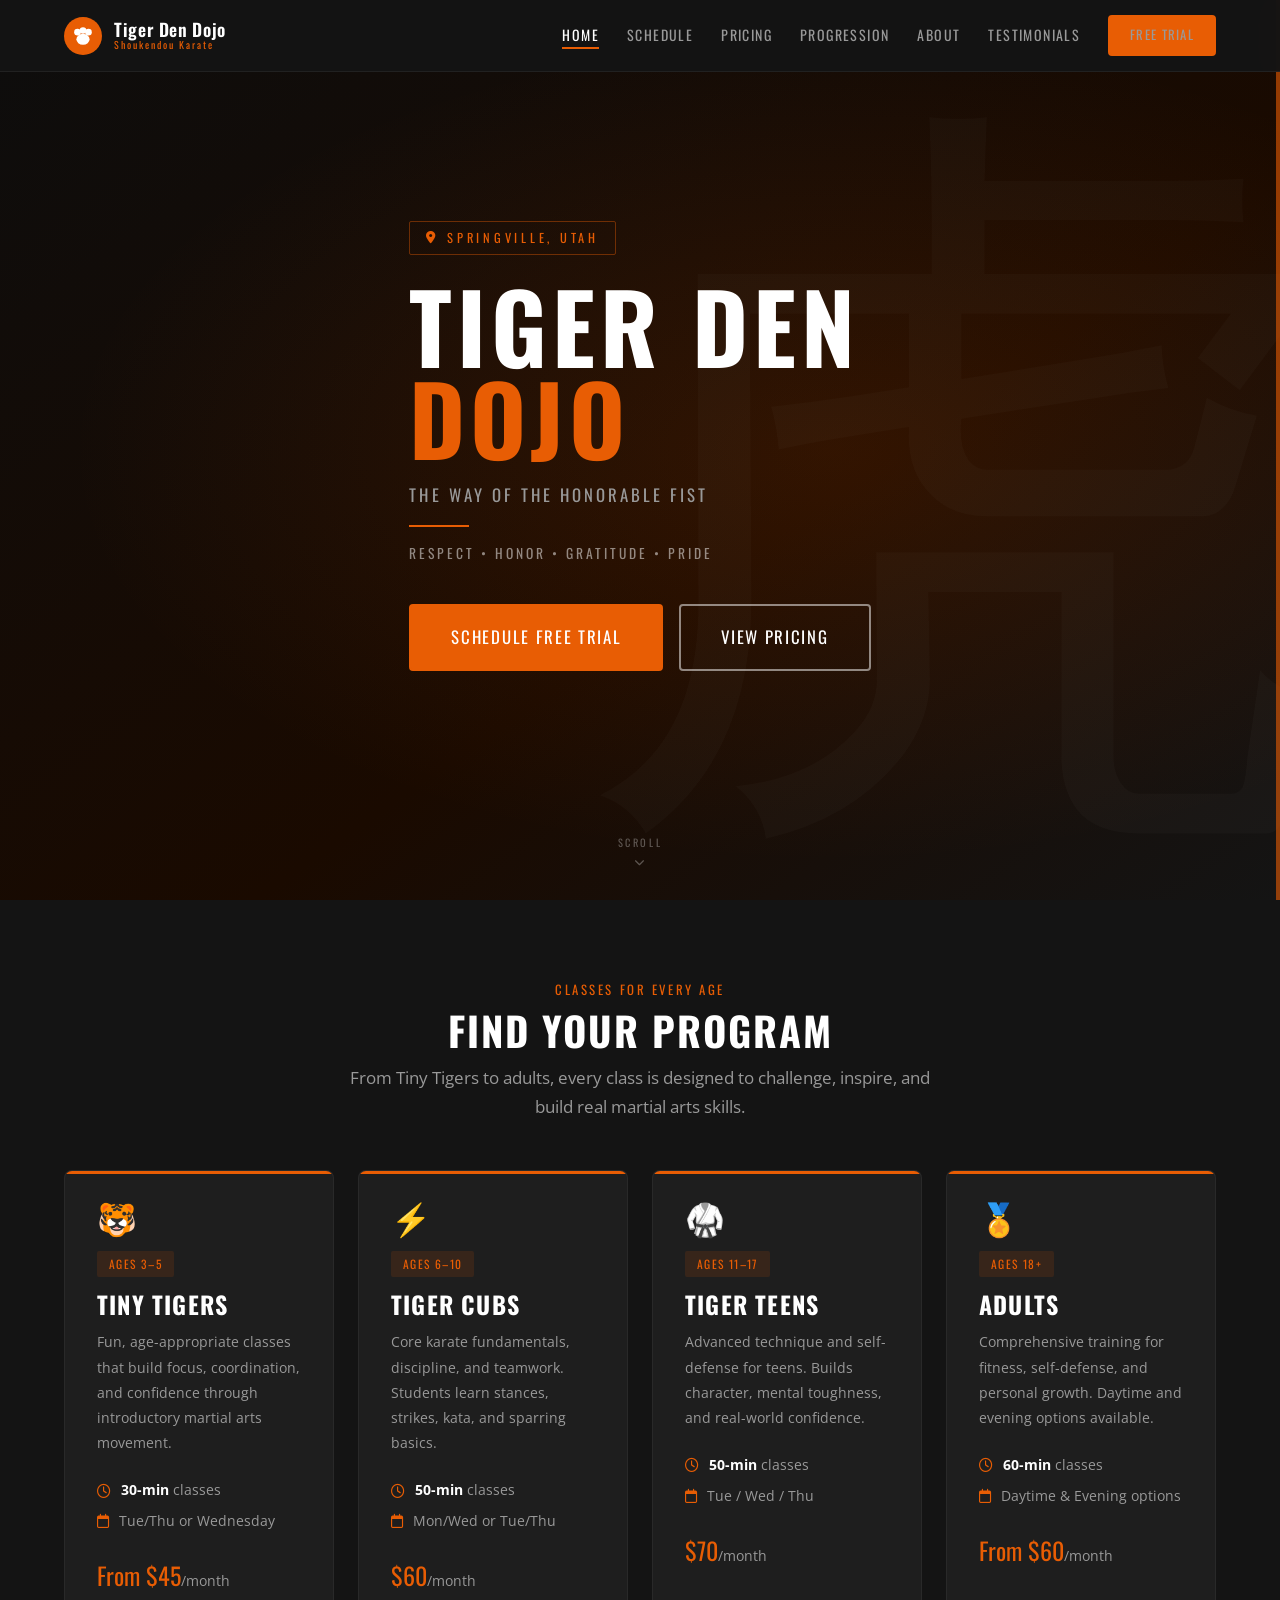
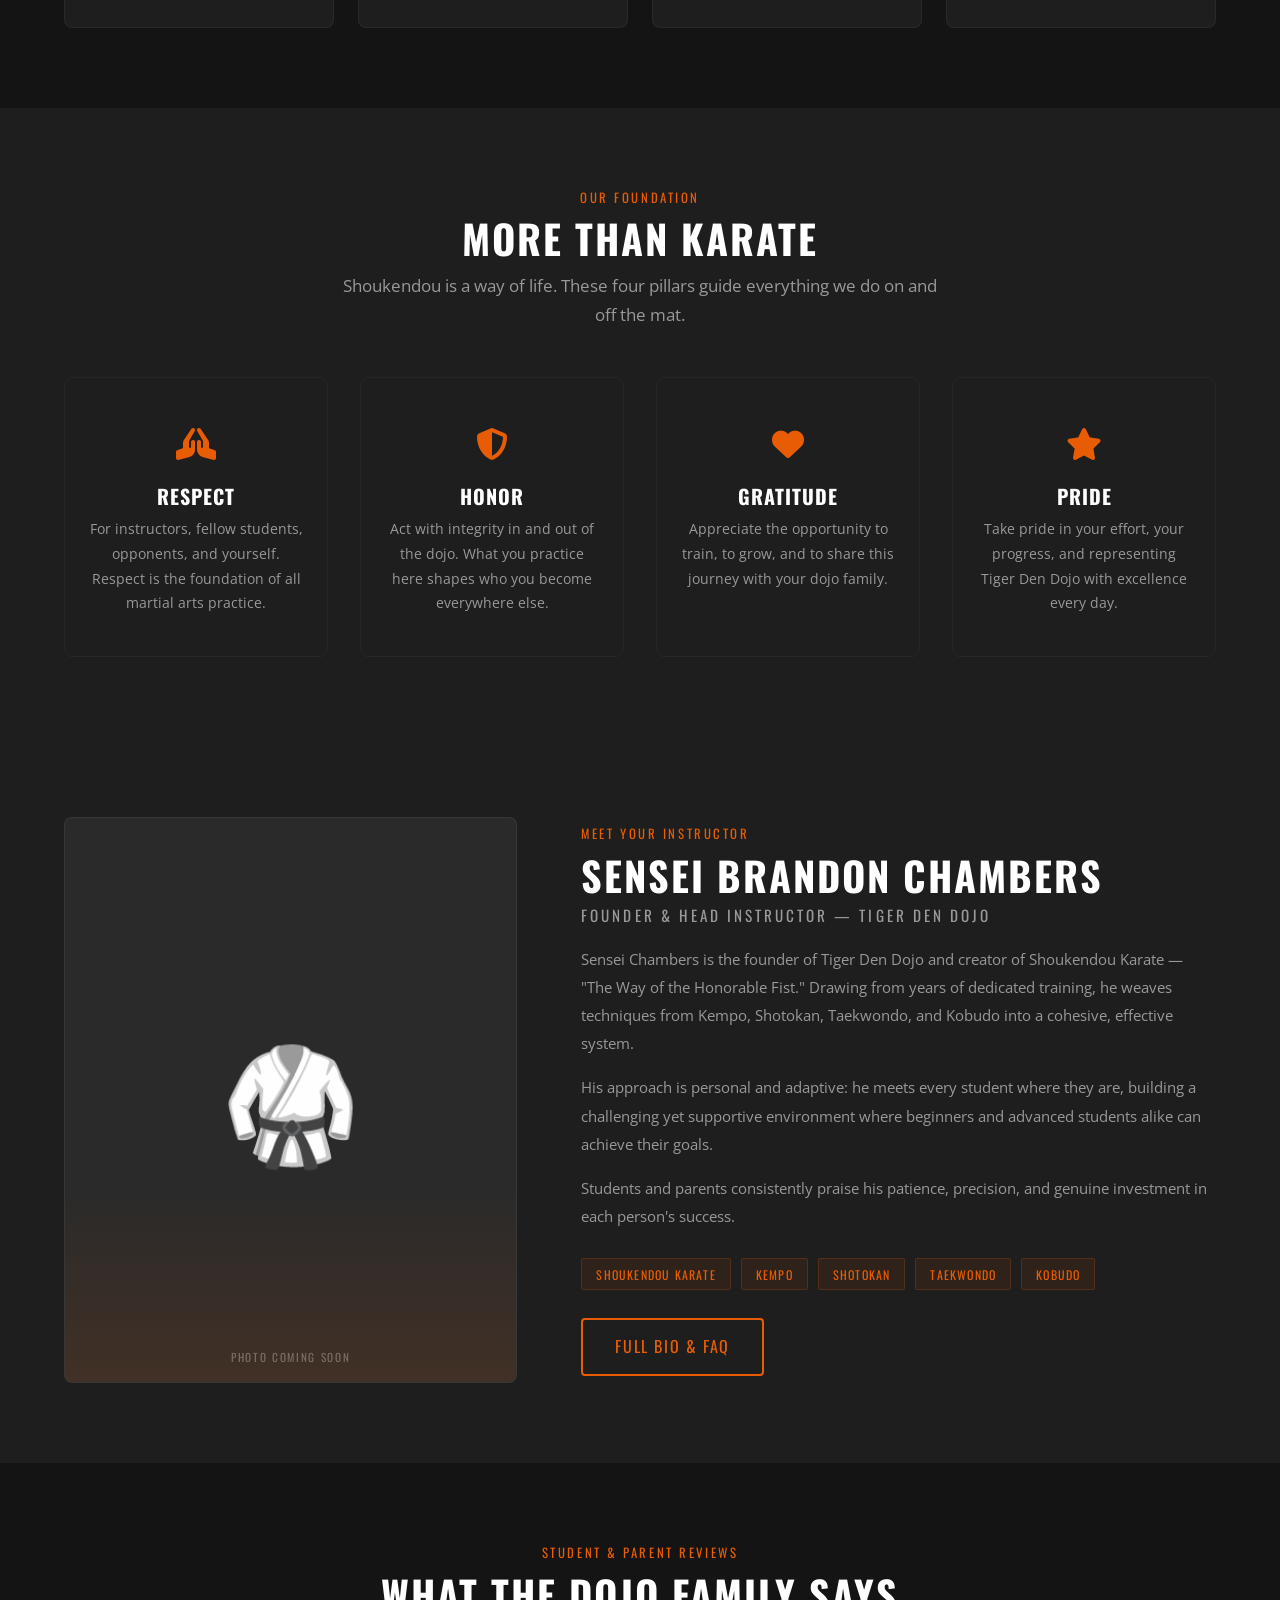
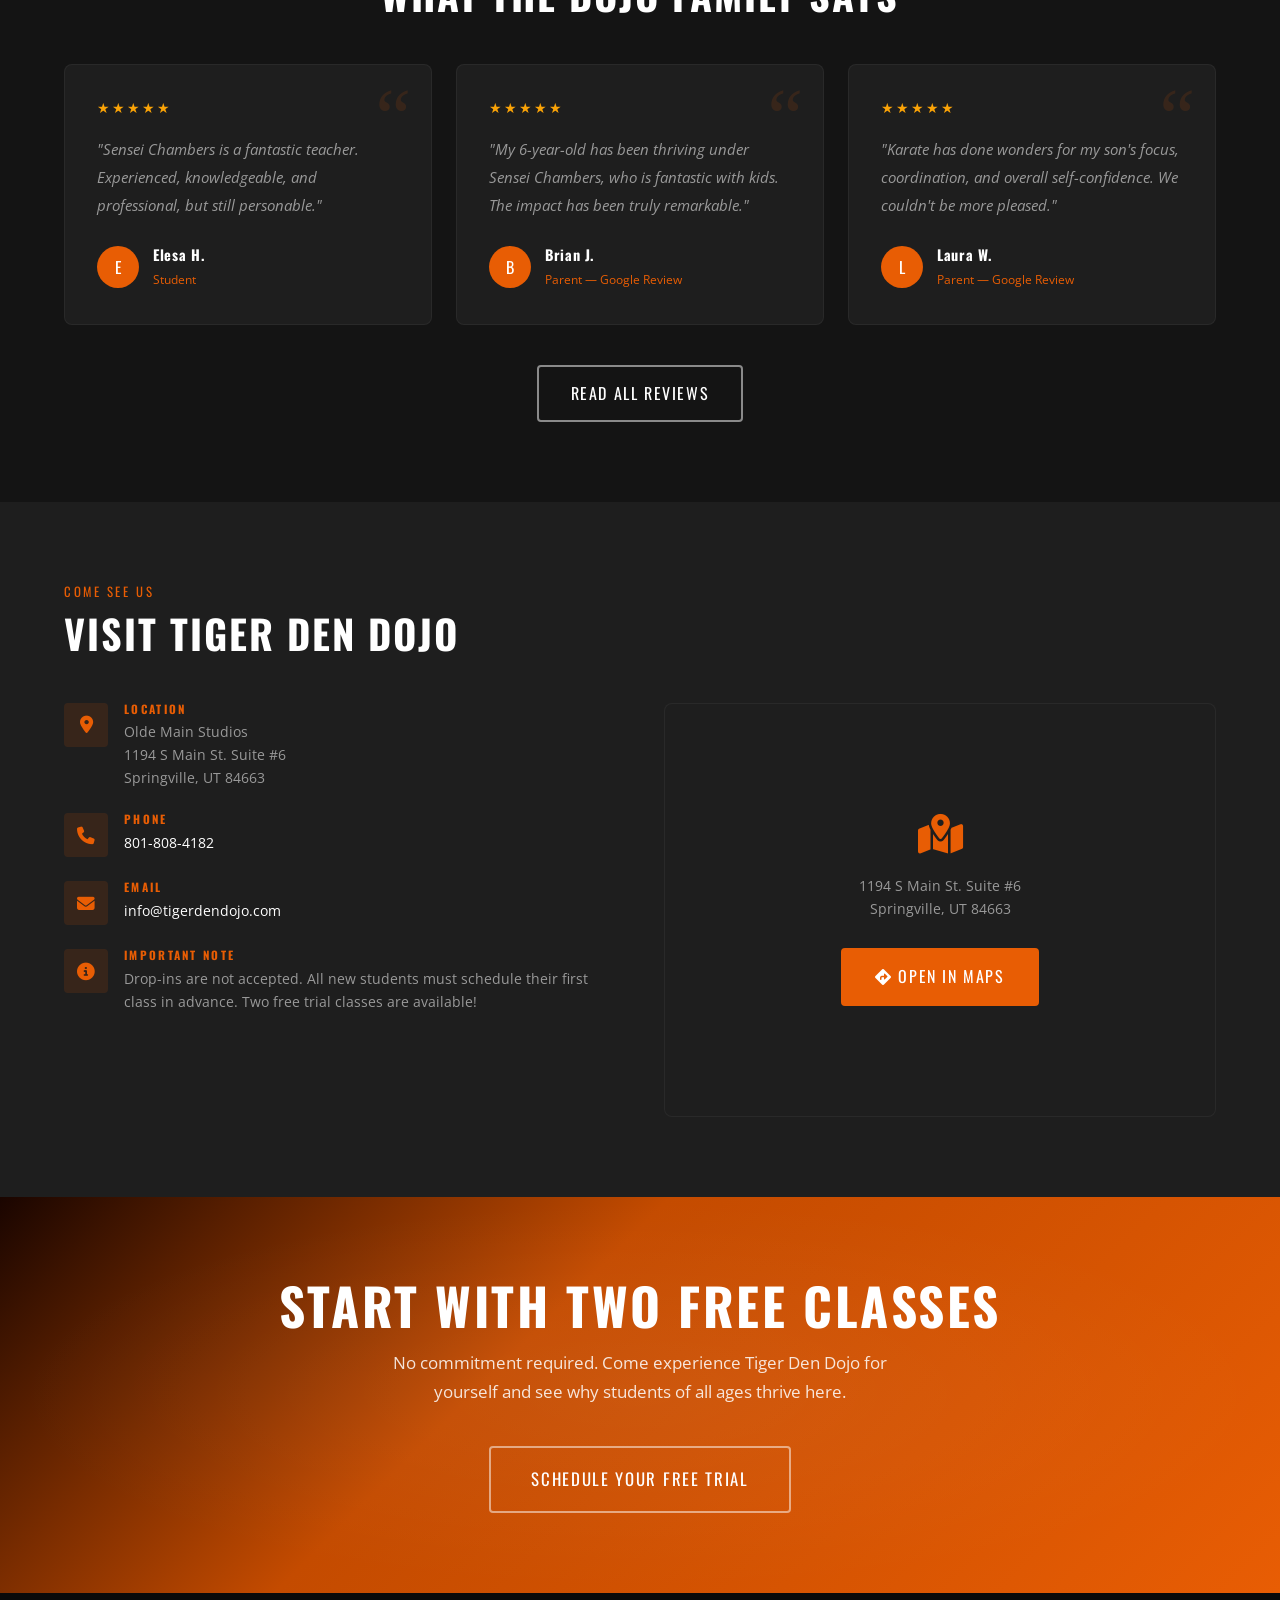
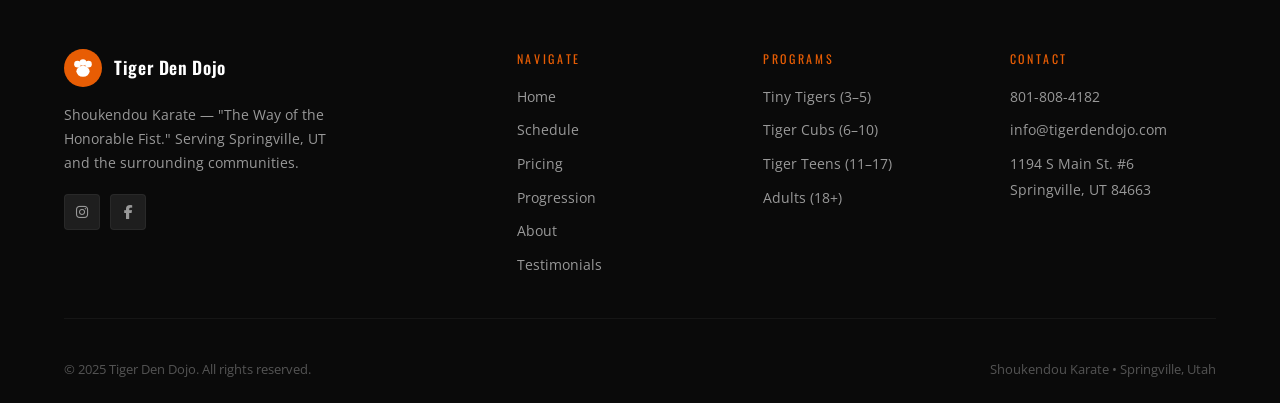
<file: index.html>
<!DOCTYPE html>
<html lang="en">
<head>
  <meta charset="UTF-8">
  <meta name="viewport" content="width=device-width, initial-scale=1.0">
  <meta name="description" content="Tiger Den Dojo — Shoukendou Karate in Springville, UT. Classes for ages 3 and up. Two free trial classes. No contracts.">
  <title>Tiger Den Dojo | Shoukendou Karate — Springville, UT</title>
  <link rel="preconnect" href="https://fonts.googleapis.com">
  <link rel="preconnect" href="https://fonts.gstatic.com" crossorigin>
  <link href="https://fonts.googleapis.com/css2?family=Oswald:wght@400;500;600;700&family=Open+Sans:ital,wght@0,400;0,600;1,400&display=swap" rel="stylesheet">
  <link rel="stylesheet" href="https://cdnjs.cloudflare.com/ajax/libs/font-awesome/6.5.0/css/all.min.css">
  <link rel="stylesheet" href="css/style.css">
</head>
<body>

  <!-- ======= NAVBAR ======= -->
  <nav class="navbar">
    <div class="container">
      <a href="index.html" class="logo">
        <div class="logo-icon">
          <svg width="22" height="22" viewBox="0 0 40 40" fill="none" aria-hidden="true">
            <ellipse cx="20" cy="26" rx="12" ry="10" fill="white"/>
            <circle cx="10" cy="13" r="6" fill="white"/>
            <circle cx="20" cy="10" r="6" fill="white"/>
            <circle cx="30" cy="13" r="6" fill="white"/>
          </svg>
        </div>
        <div class="logo-text">
          <span class="logo-name">Tiger Den Dojo</span>
          <span class="logo-sub">Shoukendou Karate</span>
        </div>
      </a>
      <button class="nav-toggle" aria-label="Toggle menu" aria-expanded="false">
        <span></span><span></span><span></span>
      </button>
      <ul class="nav-links">
        <li><a href="index.html">Home</a></li>
        <li><a href="schedule.html">Schedule</a></li>
        <li><a href="pricing.html">Pricing</a></li>
        <li><a href="progression.html">Progression</a></li>
        <li><a href="about.html">About</a></li>
        <li><a href="testimonials.html">Testimonials</a></li>
        <li><a href="schedule.html" class="btn btn-primary">Free Trial</a></li>
      </ul>
    </div>
  </nav>

  <!-- ======= HERO ======= -->
  <section class="hero">
    <div class="hero-bg"></div>
    <div class="hero-stripe"></div>
    <div class="container">
      <div class="hero-content">
        <span class="hero-eyebrow">
          <i class="fa-solid fa-location-dot"></i>
          Springville, Utah
        </span>
        <h1>Tiger Den<br><span class="highlight">Dojo</span></h1>
        <p class="hero-tagline">The Way of the Honorable Fist</p>
        <div class="hero-divider"></div>
        <p class="hero-values">Respect &bull; Honor &bull; Gratitude &bull; Pride</p>
        <div class="hero-ctas">
          <a href="schedule.html" class="btn btn-primary btn-lg">Schedule Free Trial</a>
          <a href="pricing.html" class="btn btn-outline btn-lg">View Pricing</a>
        </div>
      </div>
    </div>
    <div class="hero-scroll" aria-hidden="true">
      <span>Scroll</span>
      <i class="fa-solid fa-chevron-down"></i>
    </div>
  </section>

  <!-- ======= PROGRAMS ======= -->
  <section class="programs">
    <div class="container">
      <div class="section-header centered">
        <span class="section-subtitle">Classes for Every Age</span>
        <h2 class="section-title">Find Your Program</h2>
        <p class="section-lead">From Tiny Tigers to adults, every class is designed to challenge, inspire, and build real martial arts skills.</p>
      </div>
      <div class="programs-grid">

        <div class="program-card">
          <div class="program-icon">🐯</div>
          <span class="program-age">Ages 3–5</span>
          <h3>Tiny Tigers</h3>
          <p>Fun, age-appropriate classes that build focus, coordination, and confidence through introductory martial arts movement.</p>
          <div class="program-details">
            <div class="program-detail">
              <i class="fa-regular fa-clock text-orange"></i>
              <span><strong>30-min</strong> classes</span>
            </div>
            <div class="program-detail">
              <i class="fa-regular fa-calendar text-orange"></i>
              <span>Tue/Thu or Wednesday</span>
            </div>
          </div>
          <div class="program-price">From $45<span>/month</span></div>
        </div>

        <div class="program-card">
          <div class="program-icon">⚡</div>
          <span class="program-age">Ages 6–10</span>
          <h3>Tiger Cubs</h3>
          <p>Core karate fundamentals, discipline, and teamwork. Students learn stances, strikes, kata, and sparring basics.</p>
          <div class="program-details">
            <div class="program-detail">
              <i class="fa-regular fa-clock text-orange"></i>
              <span><strong>50-min</strong> classes</span>
            </div>
            <div class="program-detail">
              <i class="fa-regular fa-calendar text-orange"></i>
              <span>Mon/Wed or Tue/Thu</span>
            </div>
          </div>
          <div class="program-price">$60<span>/month</span></div>
        </div>

        <div class="program-card">
          <div class="program-icon">🥋</div>
          <span class="program-age">Ages 11–17</span>
          <h3>Tiger Teens</h3>
          <p>Advanced technique and self-defense for teens. Builds character, mental toughness, and real-world confidence.</p>
          <div class="program-details">
            <div class="program-detail">
              <i class="fa-regular fa-clock text-orange"></i>
              <span><strong>50-min</strong> classes</span>
            </div>
            <div class="program-detail">
              <i class="fa-regular fa-calendar text-orange"></i>
              <span>Tue / Wed / Thu</span>
            </div>
          </div>
          <div class="program-price">$70<span>/month</span></div>
        </div>

        <div class="program-card">
          <div class="program-icon">🏅</div>
          <span class="program-age">Ages 18+</span>
          <h3>Adults</h3>
          <p>Comprehensive training for fitness, self-defense, and personal growth. Daytime and evening options available.</p>
          <div class="program-details">
            <div class="program-detail">
              <i class="fa-regular fa-clock text-orange"></i>
              <span><strong>60-min</strong> classes</span>
            </div>
            <div class="program-detail">
              <i class="fa-regular fa-calendar text-orange"></i>
              <span>Daytime &amp; Evening options</span>
            </div>
          </div>
          <div class="program-price">From $60<span>/month</span></div>
        </div>

      </div>
    </div>
  </section>

  <!-- ======= VALUES ======= -->
  <section class="values-section">
    <div class="container">
      <div class="section-header centered">
        <span class="section-subtitle">Our Foundation</span>
        <h2 class="section-title">More Than Karate</h2>
        <p class="section-lead">Shoukendou is a way of life. These four pillars guide everything we do on and off the mat.</p>
      </div>
      <div class="values-grid">
        <div class="value-card">
          <div class="value-icon"><i class="fa-solid fa-hands-praying"></i></div>
          <h3>Respect</h3>
          <p>For instructors, fellow students, opponents, and yourself. Respect is the foundation of all martial arts practice.</p>
        </div>
        <div class="value-card">
          <div class="value-icon"><i class="fa-solid fa-shield-halved"></i></div>
          <h3>Honor</h3>
          <p>Act with integrity in and out of the dojo. What you practice here shapes who you become everywhere else.</p>
        </div>
        <div class="value-card">
          <div class="value-icon"><i class="fa-solid fa-heart"></i></div>
          <h3>Gratitude</h3>
          <p>Appreciate the opportunity to train, to grow, and to share this journey with your dojo family.</p>
        </div>
        <div class="value-card">
          <div class="value-icon"><i class="fa-solid fa-star"></i></div>
          <h3>Pride</h3>
          <p>Take pride in your effort, your progress, and representing Tiger Den Dojo with excellence every day.</p>
        </div>
      </div>
    </div>
  </section>

  <!-- ======= INSTRUCTOR ======= -->
  <section class="instructor-section">
    <div class="container">
      <div class="instructor-content">
        <div class="instructor-image" aria-hidden="true">
          <span>🥋</span>
          <span class="instructor-image-caption">Photo Coming Soon</span>
        </div>
        <div class="instructor-bio">
          <span class="section-subtitle">Meet Your Instructor</span>
          <h2>Sensei Brandon Chambers</h2>
          <p class="instructor-title">Founder &amp; Head Instructor — Tiger Den Dojo</p>
          <p>Sensei Chambers is the founder of Tiger Den Dojo and creator of Shoukendou Karate — "The Way of the Honorable Fist." Drawing from years of dedicated training, he weaves techniques from Kempo, Shotokan, Taekwondo, and Kobudo into a cohesive, effective system.</p>
          <p>His approach is personal and adaptive: he meets every student where they are, building a challenging yet supportive environment where beginners and advanced students alike can achieve their goals.</p>
          <p>Students and parents consistently praise his patience, precision, and genuine investment in each person's success.</p>
          <div class="credentials">
            <span class="credential">Shoukendou Karate</span>
            <span class="credential">Kempo</span>
            <span class="credential">Shotokan</span>
            <span class="credential">Taekwondo</span>
            <span class="credential">Kobudo</span>
          </div>
          <a href="about.html" class="btn btn-outline-orange" style="margin-top:1.75rem; display:inline-block;">Full Bio &amp; FAQ</a>
        </div>
      </div>
    </div>
  </section>

  <!-- ======= TESTIMONIALS PREVIEW ======= -->
  <section class="testimonials">
    <div class="container">
      <div class="section-header centered">
        <span class="section-subtitle">Student &amp; Parent Reviews</span>
        <h2 class="section-title">What the Dojo Family Says</h2>
      </div>
      <div class="testimonials-grid">
        <div class="testimonial-card">
          <div class="stars">★★★★★</div>
          <p class="testimonial-text">"Sensei Chambers is a fantastic teacher. Experienced, knowledgeable, and professional, but still personable."</p>
          <div class="testimonial-author">
            <div class="author-avatar">E</div>
            <div class="author-info"><strong>Elesa H.</strong><span>Student</span></div>
          </div>
        </div>
        <div class="testimonial-card">
          <div class="stars">★★★★★</div>
          <p class="testimonial-text">"My 6-year-old has been thriving under Sensei Chambers, who is fantastic with kids. The impact has been truly remarkable."</p>
          <div class="testimonial-author">
            <div class="author-avatar">B</div>
            <div class="author-info"><strong>Brian J.</strong><span>Parent — Google Review</span></div>
          </div>
        </div>
        <div class="testimonial-card">
          <div class="stars">★★★★★</div>
          <p class="testimonial-text">"Karate has done wonders for my son's focus, coordination, and overall self-confidence. We couldn't be more pleased."</p>
          <div class="testimonial-author">
            <div class="author-avatar">L</div>
            <div class="author-info"><strong>Laura W.</strong><span>Parent — Google Review</span></div>
          </div>
        </div>
      </div>
      <div class="text-center" style="margin-top:2.5rem;">
        <a href="testimonials.html" class="btn btn-outline">Read All Reviews</a>
      </div>
    </div>
  </section>

  <!-- ======= CONTACT ======= -->
  <section class="bg-dark-2" style="padding:5rem 0;">
    <div class="container">
      <div class="section-header">
        <span class="section-subtitle">Come See Us</span>
        <h2 class="section-title">Visit Tiger Den Dojo</h2>
      </div>
      <div class="contact-grid">
        <div class="contact-info">
          <div class="contact-item">
            <div class="contact-icon"><i class="fa-solid fa-location-dot"></i></div>
            <div>
              <h4>Location</h4>
              <p>Olde Main Studios<br>1194 S Main St. Suite #6<br>Springville, UT 84663</p>
            </div>
          </div>
          <div class="contact-item">
            <div class="contact-icon"><i class="fa-solid fa-phone"></i></div>
            <div>
              <h4>Phone</h4>
              <p><a href="tel:8018084182">801-808-4182</a></p>
            </div>
          </div>
          <div class="contact-item">
            <div class="contact-icon"><i class="fa-solid fa-envelope"></i></div>
            <div>
              <h4>Email</h4>
              <p><a href="mailto:info@tigerdendojo.com">info@tigerdendojo.com</a></p>
            </div>
          </div>
          <div class="contact-item">
            <div class="contact-icon"><i class="fa-solid fa-circle-info"></i></div>
            <div>
              <h4>Important Note</h4>
              <p>Drop-ins are not accepted. All new students must schedule their first class in advance. Two free trial classes are available!</p>
            </div>
          </div>
        </div>
        <div class="map-placeholder">
          <i class="fa-solid fa-map-location-dot" style="font-size:2.5rem; color:var(--orange);"></i>
          <p style="margin-top:0.75rem;">1194 S Main St. Suite #6<br>Springville, UT 84663</p>
          <a href="https://maps.google.com/?q=1194+S+Main+St+Suite+6+Springville+UT+84663" target="_blank" rel="noopener" class="btn btn-primary" style="margin-top:1.25rem;">
            <i class="fa-solid fa-diamond-turn-right"></i> Open in Maps
          </a>
        </div>
      </div>
    </div>
  </section>

  <!-- ======= FREE TRIAL CTA ======= -->
  <section class="cta-section">
    <div class="container">
      <h2>Start with Two Free Classes</h2>
      <p>No commitment required. Come experience Tiger Den Dojo for yourself and see why students of all ages thrive here.</p>
      <a href="schedule.html" class="btn btn-outline btn-lg">Schedule Your Free Trial</a>
    </div>
  </section>

  <!-- ======= FOOTER ======= -->
  <footer class="footer">
    <div class="container">
      <div class="footer-grid">
        <div class="footer-brand">
          <a href="index.html" class="logo">
            <div class="logo-icon">
              <svg width="22" height="22" viewBox="0 0 40 40" fill="none" aria-hidden="true">
                <ellipse cx="20" cy="26" rx="12" ry="10" fill="white"/>
                <circle cx="10" cy="13" r="6" fill="white"/>
                <circle cx="20" cy="10" r="6" fill="white"/>
                <circle cx="30" cy="13" r="6" fill="white"/>
              </svg>
            </div>
            <div class="logo-text">
              <span class="logo-name">Tiger Den Dojo</span>
            </div>
          </a>
          <p>Shoukendou Karate — "The Way of the Honorable Fist." Serving Springville, UT and the surrounding communities.</p>
          <div class="footer-social">
            <a href="#" class="social-link" aria-label="Instagram"><i class="fa-brands fa-instagram"></i></a>
            <a href="#" class="social-link" aria-label="Facebook"><i class="fa-brands fa-facebook-f"></i></a>
          </div>
        </div>
        <div>
          <p class="footer-heading">Navigate</p>
          <ul class="footer-links">
            <li><a href="index.html">Home</a></li>
            <li><a href="schedule.html">Schedule</a></li>
            <li><a href="pricing.html">Pricing</a></li>
            <li><a href="progression.html">Progression</a></li>
        <li><a href="about.html">About</a></li>
            <li><a href="testimonials.html">Testimonials</a></li>
          </ul>
        </div>
        <div>
          <p class="footer-heading">Programs</p>
          <ul class="footer-links">
            <li><a href="schedule.html">Tiny Tigers (3–5)</a></li>
            <li><a href="schedule.html">Tiger Cubs (6–10)</a></li>
            <li><a href="schedule.html">Tiger Teens (11–17)</a></li>
            <li><a href="schedule.html">Adults (18+)</a></li>
          </ul>
        </div>
        <div>
          <p class="footer-heading">Contact</p>
          <ul class="footer-links">
            <li><a href="tel:8018084182">801-808-4182</a></li>
            <li><a href="mailto:info@tigerdendojo.com">info@tigerdendojo.com</a></li>
            <li><a href="https://maps.google.com/?q=1194+S+Main+St+Suite+6+Springville+UT+84663" target="_blank" rel="noopener">1194 S Main St. #6<br>Springville, UT 84663</a></li>
          </ul>
        </div>
      </div>
      <div class="footer-bottom">
        <p>&copy; 2025 Tiger Den Dojo. All rights reserved.</p>
        <p>Shoukendou Karate &bull; Springville, Utah</p>
      </div>
    </div>
  </footer>

  <script src="js/main.js"></script>
</body>
</html>
</file>
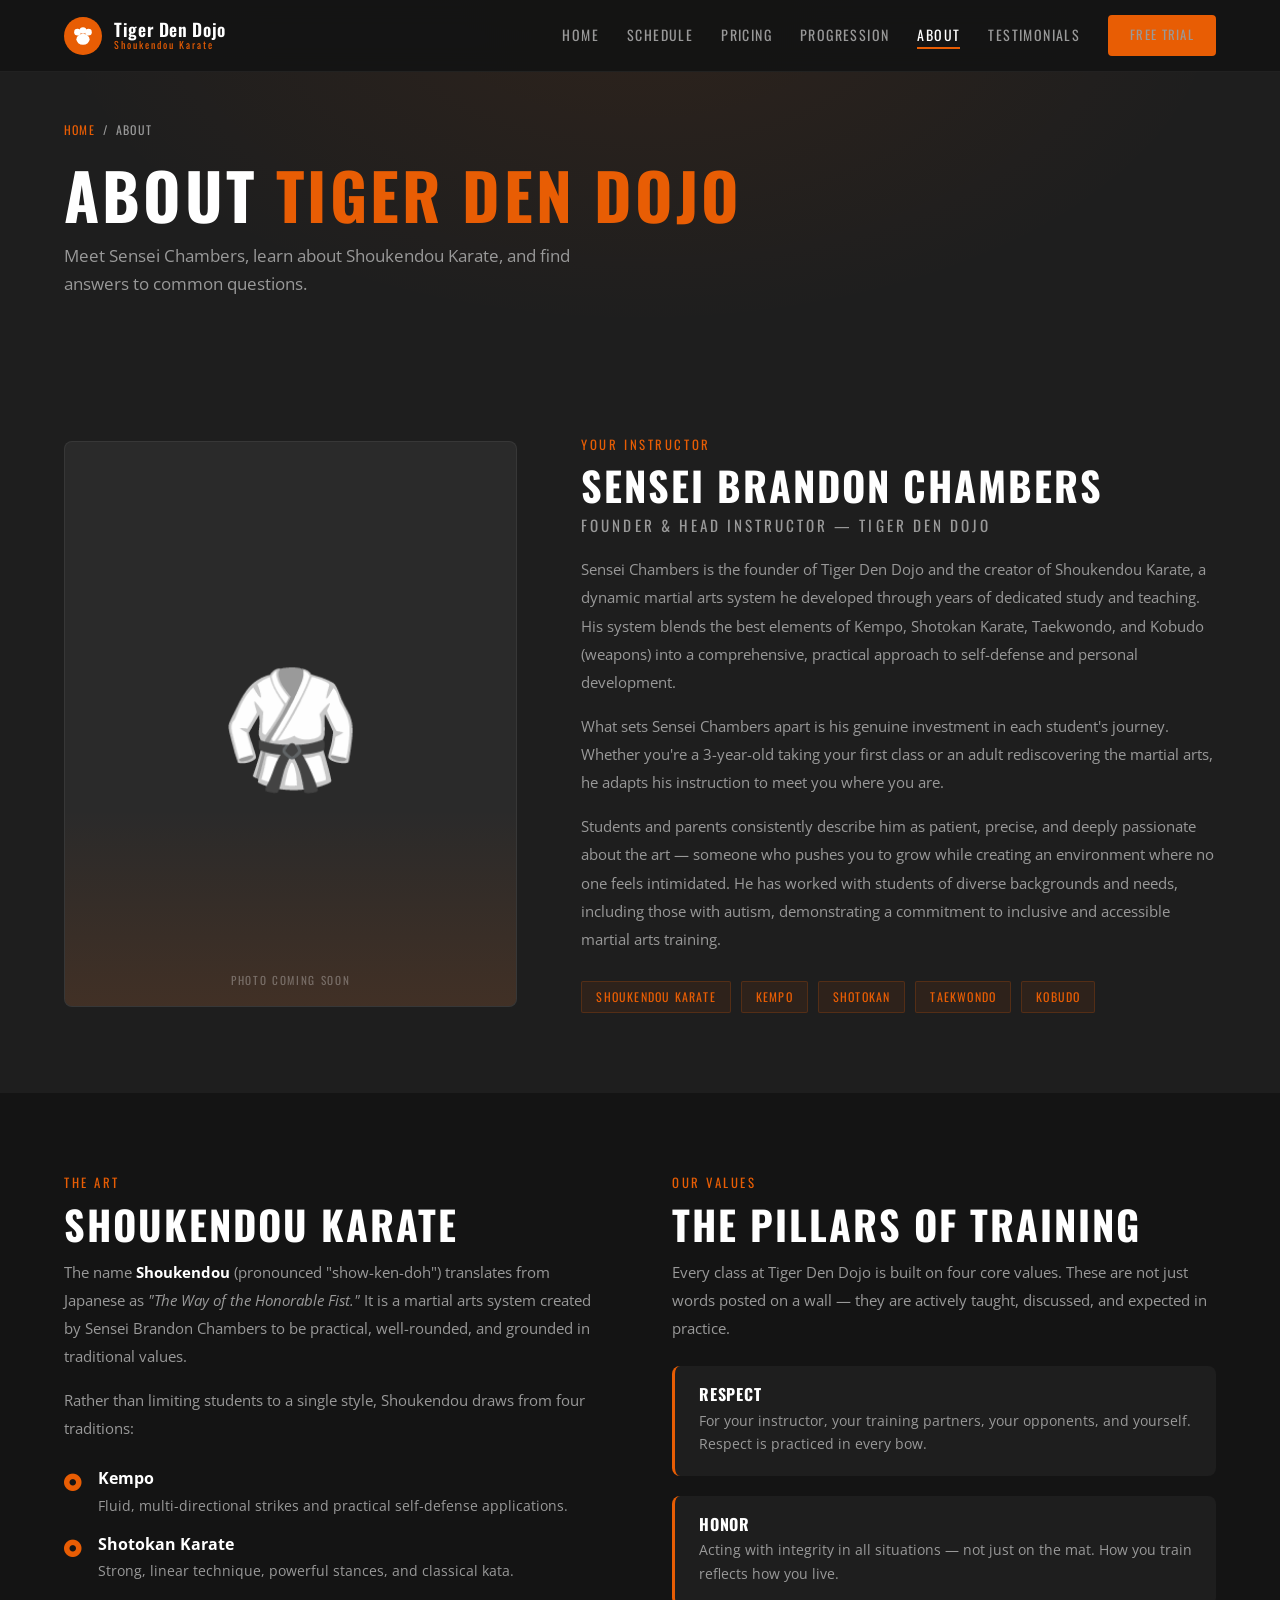
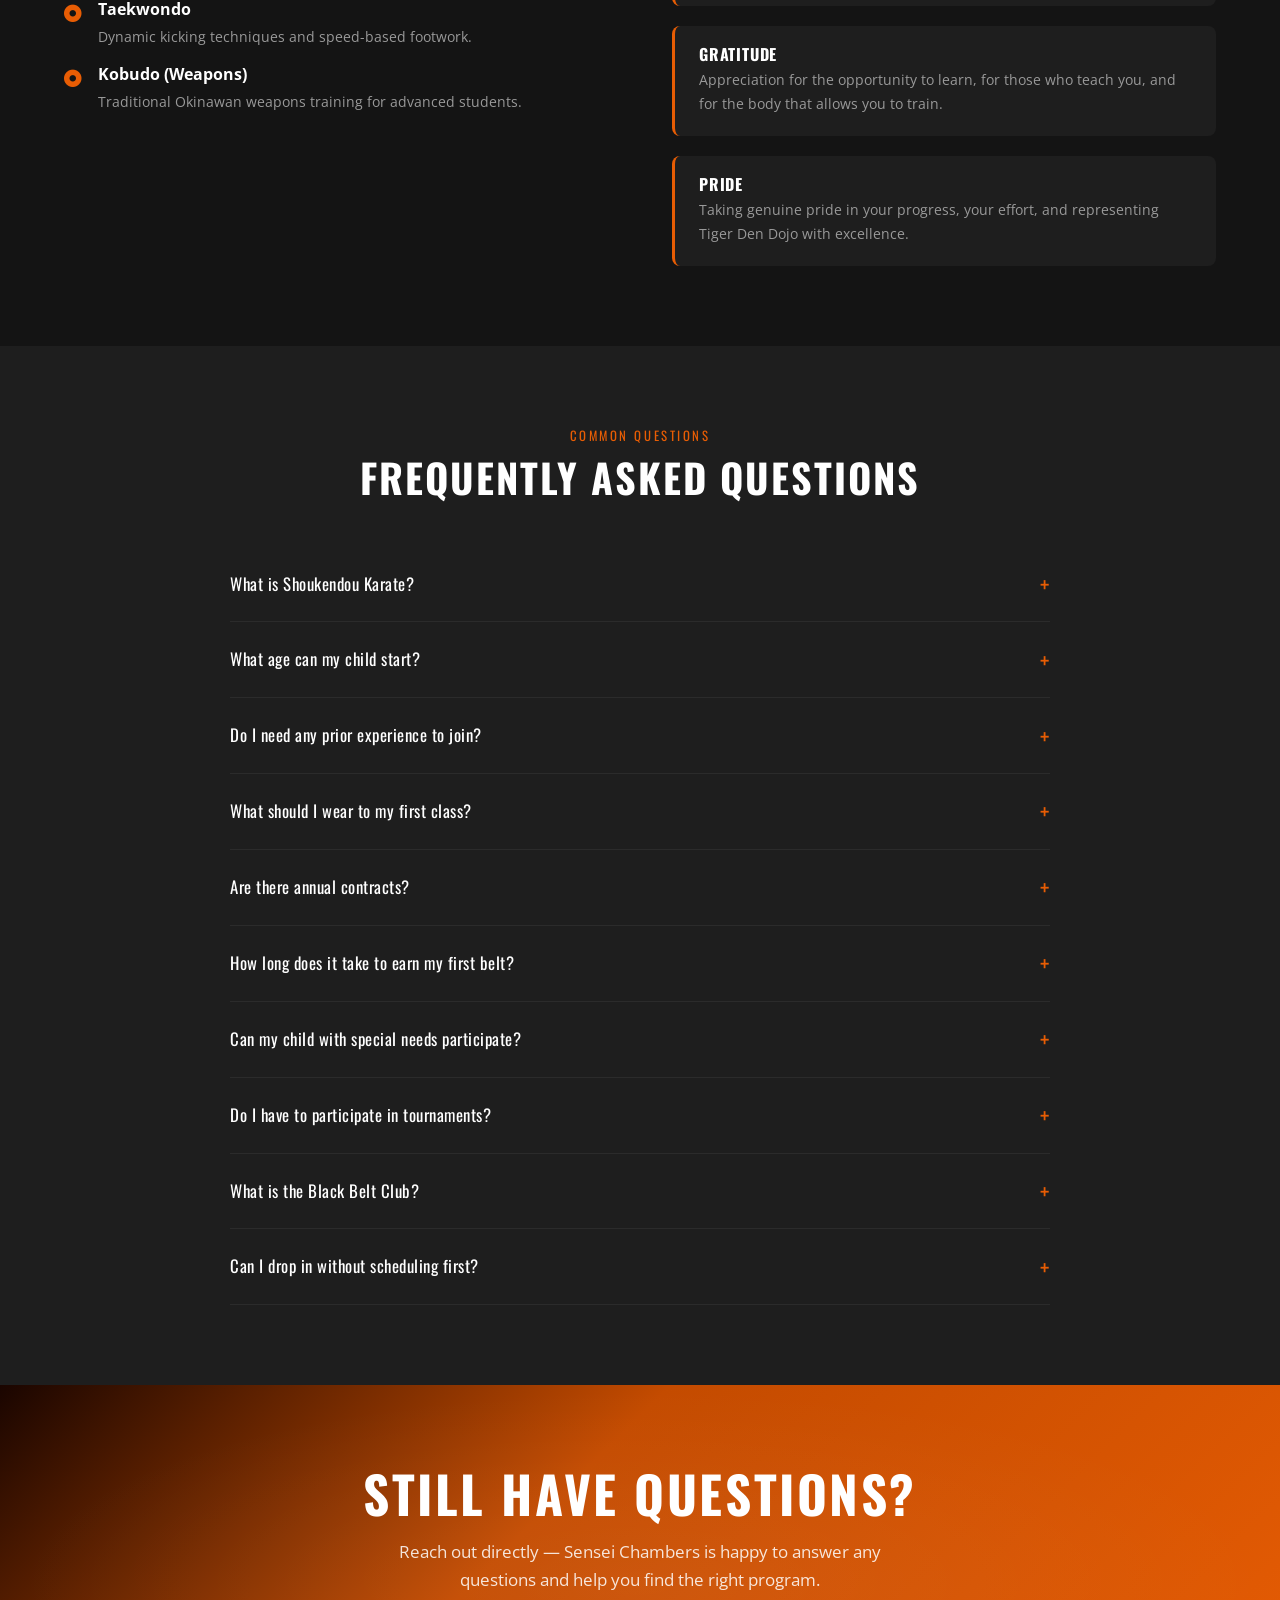
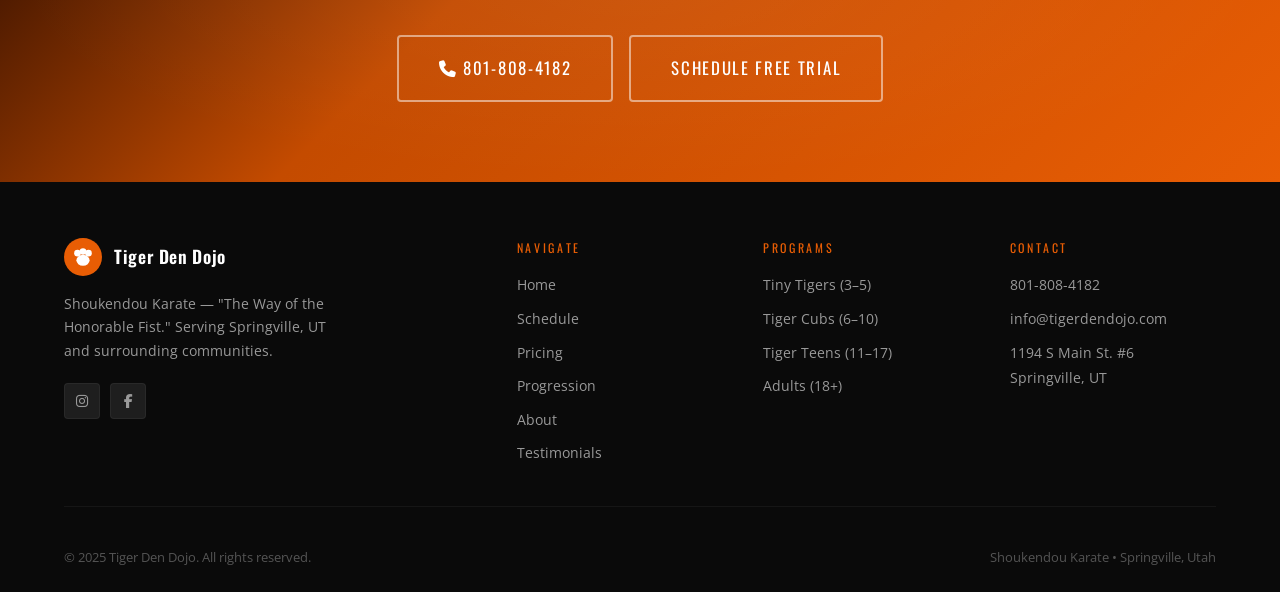
<file: about.html>
<!DOCTYPE html>
<html lang="en">
<head>
  <meta charset="UTF-8">
  <meta name="viewport" content="width=device-width, initial-scale=1.0">
  <meta name="description" content="About Tiger Den Dojo and Sensei Brandon Chambers. Learn about Shoukendou Karate, the dojo's philosophy, and frequently asked questions.">
  <title>About | Tiger Den Dojo</title>
  <link rel="preconnect" href="https://fonts.googleapis.com">
  <link rel="preconnect" href="https://fonts.gstatic.com" crossorigin>
  <link href="https://fonts.googleapis.com/css2?family=Oswald:wght@400;500;600;700&family=Open+Sans:ital,wght@0,400;0,600;1,400&display=swap" rel="stylesheet">
  <link rel="stylesheet" href="https://cdnjs.cloudflare.com/ajax/libs/font-awesome/6.5.0/css/all.min.css">
  <link rel="stylesheet" href="css/style.css">
</head>
<body>

  <!-- ======= NAVBAR ======= -->
  <nav class="navbar">
    <div class="container">
      <a href="index.html" class="logo">
        <div class="logo-icon">
          <svg width="22" height="22" viewBox="0 0 40 40" fill="none" aria-hidden="true">
            <ellipse cx="20" cy="26" rx="12" ry="10" fill="white"/>
            <circle cx="10" cy="13" r="6" fill="white"/>
            <circle cx="20" cy="10" r="6" fill="white"/>
            <circle cx="30" cy="13" r="6" fill="white"/>
          </svg>
        </div>
        <div class="logo-text">
          <span class="logo-name">Tiger Den Dojo</span>
          <span class="logo-sub">Shoukendou Karate</span>
        </div>
      </a>
      <button class="nav-toggle" aria-label="Toggle menu">
        <span></span><span></span><span></span>
      </button>
      <ul class="nav-links">
        <li><a href="index.html">Home</a></li>
        <li><a href="schedule.html">Schedule</a></li>
        <li><a href="pricing.html">Pricing</a></li>
        <li><a href="progression.html">Progression</a></li>
        <li><a href="about.html">About</a></li>
        <li><a href="testimonials.html">Testimonials</a></li>
        <li><a href="schedule.html" class="btn btn-primary">Free Trial</a></li>
      </ul>
    </div>
  </nav>

  <!-- ======= PAGE HERO ======= -->
  <section class="page-hero">
    <div class="container">
      <nav class="breadcrumb" aria-label="Breadcrumb">
        <a href="index.html">Home</a>
        <span class="breadcrumb-sep">/</span>
        <span>About</span>
      </nav>
      <h1>About <span class="text-orange">Tiger Den Dojo</span></h1>
      <p class="lead">Meet Sensei Chambers, learn about Shoukendou Karate, and find answers to common questions.</p>
    </div>
  </section>

  <!-- ======= INSTRUCTOR ======= -->
  <section class="instructor-section">
    <div class="container">
      <div class="instructor-content">
        <div class="instructor-image" aria-hidden="true">
          <span>🥋</span>
          <span class="instructor-image-caption">Photo Coming Soon</span>
        </div>
        <div class="instructor-bio">
          <span class="section-subtitle">Your Instructor</span>
          <h2>Sensei Brandon Chambers</h2>
          <p class="instructor-title">Founder &amp; Head Instructor — Tiger Den Dojo</p>
          <p>Sensei Chambers is the founder of Tiger Den Dojo and the creator of Shoukendou Karate, a dynamic martial arts system he developed through years of dedicated study and teaching. His system blends the best elements of Kempo, Shotokan Karate, Taekwondo, and Kobudo (weapons) into a comprehensive, practical approach to self-defense and personal development.</p>
          <p>What sets Sensei Chambers apart is his genuine investment in each student's journey. Whether you're a 3-year-old taking your first class or an adult rediscovering the martial arts, he adapts his instruction to meet you where you are.</p>
          <p>Students and parents consistently describe him as patient, precise, and deeply passionate about the art — someone who pushes you to grow while creating an environment where no one feels intimidated. He has worked with students of diverse backgrounds and needs, including those with autism, demonstrating a commitment to inclusive and accessible martial arts training.</p>
          <div class="credentials">
            <span class="credential">Shoukendou Karate</span>
            <span class="credential">Kempo</span>
            <span class="credential">Shotokan</span>
            <span class="credential">Taekwondo</span>
            <span class="credential">Kobudo</span>
          </div>
        </div>
      </div>
    </div>
  </section>

  <!-- ======= ABOUT SHOUKENDOU ======= -->
  <section>
    <div class="container">
      <div class="two-col-grid">
        <div>
          <span class="section-subtitle">The Art</span>
          <h2 class="section-title">Shoukendou Karate</h2>
          <p style="color:var(--gray); line-height:1.85; margin-bottom:1rem; font-size:0.95rem;">
            The name <strong style="color:var(--white);">Shoukendou</strong> (pronounced "show-ken-doh") translates from Japanese as <em>"The Way of the Honorable Fist."</em> It is a martial arts system created by Sensei Brandon Chambers to be practical, well-rounded, and grounded in traditional values.
          </p>
          <p style="color:var(--gray); line-height:1.85; margin-bottom:1rem; font-size:0.95rem;">
            Rather than limiting students to a single style, Shoukendou draws from four traditions:
          </p>
          <div style="display:flex; flex-direction:column; gap:0.875rem; margin:1.5rem 0;">
            <div style="display:flex; gap:1rem; align-items:flex-start;">
              <span style="color:var(--orange); font-size:1.1rem; flex-shrink:0; margin-top:2px;"><i class="fa-solid fa-circle-dot"></i></span>
              <div>
                <strong>Kempo</strong>
                <p style="color:var(--gray); font-size:0.875rem; margin-top:0.2rem;">Fluid, multi-directional strikes and practical self-defense applications.</p>
              </div>
            </div>
            <div style="display:flex; gap:1rem; align-items:flex-start;">
              <span style="color:var(--orange); font-size:1.1rem; flex-shrink:0; margin-top:2px;"><i class="fa-solid fa-circle-dot"></i></span>
              <div>
                <strong>Shotokan Karate</strong>
                <p style="color:var(--gray); font-size:0.875rem; margin-top:0.2rem;">Strong, linear technique, powerful stances, and classical kata.</p>
              </div>
            </div>
            <div style="display:flex; gap:1rem; align-items:flex-start;">
              <span style="color:var(--orange); font-size:1.1rem; flex-shrink:0; margin-top:2px;"><i class="fa-solid fa-circle-dot"></i></span>
              <div>
                <strong>Taekwondo</strong>
                <p style="color:var(--gray); font-size:0.875rem; margin-top:0.2rem;">Dynamic kicking techniques and speed-based footwork.</p>
              </div>
            </div>
            <div style="display:flex; gap:1rem; align-items:flex-start;">
              <span style="color:var(--orange); font-size:1.1rem; flex-shrink:0; margin-top:2px;"><i class="fa-solid fa-circle-dot"></i></span>
              <div>
                <strong>Kobudo (Weapons)</strong>
                <p style="color:var(--gray); font-size:0.875rem; margin-top:0.2rem;">Traditional Okinawan weapons training for advanced students.</p>
              </div>
            </div>
          </div>
        </div>
        <div>
          <span class="section-subtitle">Our Values</span>
          <h2 class="section-title">The Pillars of Training</h2>
          <p style="color:var(--gray); line-height:1.85; margin-bottom:1.5rem; font-size:0.95rem;">
            Every class at Tiger Den Dojo is built on four core values. These are not just words posted on a wall — they are actively taught, discussed, and expected in practice.
          </p>
          <div style="display:flex; flex-direction:column; gap:1.25rem;">
            <div style="background:var(--dark-2); border-radius:var(--radius-lg); padding:1.25rem 1.5rem; border-left:3px solid var(--orange);">
              <h4 style="font-size:1rem; margin-bottom:0.3rem;">Respect</h4>
              <p style="color:var(--gray); font-size:0.875rem; line-height:1.7;">For your instructor, your training partners, your opponents, and yourself. Respect is practiced in every bow.</p>
            </div>
            <div style="background:var(--dark-2); border-radius:var(--radius-lg); padding:1.25rem 1.5rem; border-left:3px solid var(--orange);">
              <h4 style="font-size:1rem; margin-bottom:0.3rem;">Honor</h4>
              <p style="color:var(--gray); font-size:0.875rem; line-height:1.7;">Acting with integrity in all situations — not just on the mat. How you train reflects how you live.</p>
            </div>
            <div style="background:var(--dark-2); border-radius:var(--radius-lg); padding:1.25rem 1.5rem; border-left:3px solid var(--orange);">
              <h4 style="font-size:1rem; margin-bottom:0.3rem;">Gratitude</h4>
              <p style="color:var(--gray); font-size:0.875rem; line-height:1.7;">Appreciation for the opportunity to learn, for those who teach you, and for the body that allows you to train.</p>
            </div>
            <div style="background:var(--dark-2); border-radius:var(--radius-lg); padding:1.25rem 1.5rem; border-left:3px solid var(--orange);">
              <h4 style="font-size:1rem; margin-bottom:0.3rem;">Pride</h4>
              <p style="color:var(--gray); font-size:0.875rem; line-height:1.7;">Taking genuine pride in your progress, your effort, and representing Tiger Den Dojo with excellence.</p>
            </div>
          </div>
        </div>
      </div>
    </div>
  </section>

  <!-- ======= FAQ ======= -->
  <section class="bg-dark-2">
    <div class="container">
      <div class="section-header centered">
        <span class="section-subtitle">Common Questions</span>
        <h2 class="section-title">Frequently Asked Questions</h2>
      </div>

      <div class="faq-list">

        <div class="faq-item">
          <div class="faq-question">
            What is Shoukendou Karate?
            <span class="faq-toggle">+</span>
          </div>
          <div class="faq-answer">
            <p>Shoukendou Karate is a martial arts system created by Sensei Brandon Chambers that blends techniques from Kempo, Shotokan Karate, Taekwondo, and Kobudo. The name translates as "The Way of the Honorable Fist" and reflects both the physical training and the philosophical values — respect, honor, gratitude, and pride — that guide every class.</p>
          </div>
        </div>

        <div class="faq-item">
          <div class="faq-question">
            What age can my child start?
            <span class="faq-toggle">+</span>
          </div>
          <div class="faq-answer">
            <p>We accept students as young as 3 years old in our Tiny Tigers program. These classes are specifically designed for young children with age-appropriate activities focused on fun, following directions, and basic movement. There's no minimum martial arts experience required.</p>
          </div>
        </div>

        <div class="faq-item">
          <div class="faq-question">
            Do I need any prior experience to join?
            <span class="faq-toggle">+</span>
          </div>
          <div class="faq-answer">
            <p>Absolutely not. Every program at Tiger Den Dojo is designed to welcome complete beginners. Sensei Chambers adapts instruction to your starting point, and you'll receive two free trial classes to experience the training before making any commitment.</p>
          </div>
        </div>

        <div class="faq-item">
          <div class="faq-question">
            What should I wear to my first class?
            <span class="faq-toggle">+</span>
          </div>
          <div class="faq-answer">
            <p>For your two free trial classes, comfortable athletic clothing (t-shirt, gym pants or shorts) is all you need. No gear required. Once you formally enroll:</p>
            <ul>
              <li>Tiny Tigers wear a dojo t-shirt (available through us)</li>
              <li>All other students will need a traditional gi (uniform) and sparring gear set, available for approximately $200–$300+ through the dojo</li>
            </ul>
          </div>
        </div>

        <div class="faq-item">
          <div class="faq-question">
            Are there annual contracts?
            <span class="faq-toggle">+</span>
          </div>
          <div class="faq-answer">
            <p>No — Tiger Den Dojo does not require annual contracts. Tuition is month-to-month. We want students here because they love training and see real value in it, not because they're locked into a commitment they regret.</p>
          </div>
        </div>

        <div class="faq-item">
          <div class="faq-question">
            How long does it take to earn my first belt?
            <span class="faq-toggle">+</span>
          </div>
          <div class="faq-answer">
            <p>Belt promotions are based entirely on demonstrated skill, not on a fixed time schedule. When Sensei Chambers determines you're ready, he'll invite you to test. Students who train consistently and apply themselves can typically earn their first belt within a few months, but there's no rush — the journey matters more than the destination.</p>
          </div>
        </div>

        <div class="faq-item">
          <div class="faq-question">
            Can my child with special needs participate?
            <span class="faq-toggle">+</span>
          </div>
          <div class="faq-answer">
            <p>Yes! Sensei Chambers has experience teaching students with a variety of needs, including students with autism. He takes a patient, individualized approach and is committed to making martial arts accessible and beneficial for everyone. We encourage you to contact us directly to discuss your child's specific needs so we can set them up for success.</p>
          </div>
        </div>

        <div class="faq-item">
          <div class="faq-question">
            Do I have to participate in tournaments?
            <span class="faq-toggle">+</span>
          </div>
          <div class="faq-answer">
            <p>Tournaments are completely optional. For students who want the experience, there are two in-school tournaments per year as well as external tournaments available for students ages 6 and up. External tournaments typically cost $40–$150+ to enter. Many students find them to be an exciting way to test their skills in a supportive environment, but no one is ever required to compete.</p>
          </div>
        </div>

        <div class="faq-item">
          <div class="faq-question">
            What is the Black Belt Club?
            <span class="faq-toggle">+</span>
          </div>
          <div class="faq-answer">
            <p>At the Red Belt level, students are invited to join the Black Belt Club with a one-time $50 membership fee. This is a symbolic commitment to pursuing the black belt and represents a serious dedication to the martial arts journey. It is required to continue training beyond the Red Belt level.</p>
          </div>
        </div>

        <div class="faq-item">
          <div class="faq-question">
            Can I drop in without scheduling first?
            <span class="faq-toggle">+</span>
          </div>
          <div class="faq-answer">
            <p>Drop-ins are not accepted at Tiger Den Dojo. All students — including new trial students — must schedule their class in advance. This allows Sensei Chambers to prepare appropriately and ensure every student gets the attention they deserve. Please call us at <a href="tel:8018084182" style="color:var(--orange);">801-808-4182</a> or email to arrange your first visit. Parents or guardians must be present for students under 18.</p>
          </div>
        </div>

      </div>
    </div>
  </section>

  <!-- ======= CTA ======= -->
  <section class="cta-section">
    <div class="container">
      <h2>Still Have Questions?</h2>
      <p>Reach out directly — Sensei Chambers is happy to answer any questions and help you find the right program.</p>
      <div style="display:flex; gap:1rem; justify-content:center; flex-wrap:wrap;">
        <a href="tel:8018084182" class="btn btn-outline btn-lg">
          <i class="fa-solid fa-phone"></i> 801-808-4182
        </a>
        <a href="schedule.html" class="btn btn-outline btn-lg">
          Schedule Free Trial
        </a>
      </div>
    </div>
  </section>

  <!-- ======= FOOTER ======= -->
  <footer class="footer">
    <div class="container">
      <div class="footer-grid">
        <div class="footer-brand">
          <a href="index.html" class="logo">
            <div class="logo-icon">
              <svg width="22" height="22" viewBox="0 0 40 40" fill="none" aria-hidden="true">
                <ellipse cx="20" cy="26" rx="12" ry="10" fill="white"/>
                <circle cx="10" cy="13" r="6" fill="white"/>
                <circle cx="20" cy="10" r="6" fill="white"/>
                <circle cx="30" cy="13" r="6" fill="white"/>
              </svg>
            </div>
            <div class="logo-text">
              <span class="logo-name">Tiger Den Dojo</span>
            </div>
          </a>
          <p>Shoukendou Karate — "The Way of the Honorable Fist." Serving Springville, UT and surrounding communities.</p>
          <div class="footer-social">
            <a href="#" class="social-link" aria-label="Instagram"><i class="fa-brands fa-instagram"></i></a>
            <a href="#" class="social-link" aria-label="Facebook"><i class="fa-brands fa-facebook-f"></i></a>
          </div>
        </div>
        <div>
          <p class="footer-heading">Navigate</p>
          <ul class="footer-links">
            <li><a href="index.html">Home</a></li>
            <li><a href="schedule.html">Schedule</a></li>
            <li><a href="pricing.html">Pricing</a></li>
            <li><a href="progression.html">Progression</a></li>
        <li><a href="about.html">About</a></li>
            <li><a href="testimonials.html">Testimonials</a></li>
          </ul>
        </div>
        <div>
          <p class="footer-heading">Programs</p>
          <ul class="footer-links">
            <li><a href="schedule.html">Tiny Tigers (3–5)</a></li>
            <li><a href="schedule.html">Tiger Cubs (6–10)</a></li>
            <li><a href="schedule.html">Tiger Teens (11–17)</a></li>
            <li><a href="schedule.html">Adults (18+)</a></li>
          </ul>
        </div>
        <div>
          <p class="footer-heading">Contact</p>
          <ul class="footer-links">
            <li><a href="tel:8018084182">801-808-4182</a></li>
            <li><a href="mailto:info@tigerdendojo.com">info@tigerdendojo.com</a></li>
            <li><a href="#">1194 S Main St. #6<br>Springville, UT</a></li>
          </ul>
        </div>
      </div>
      <div class="footer-bottom">
        <p>&copy; 2025 Tiger Den Dojo. All rights reserved.</p>
        <p>Shoukendou Karate &bull; Springville, Utah</p>
      </div>
    </div>
  </footer>

  <script src="js/main.js"></script>
</body>
</html>
</file>
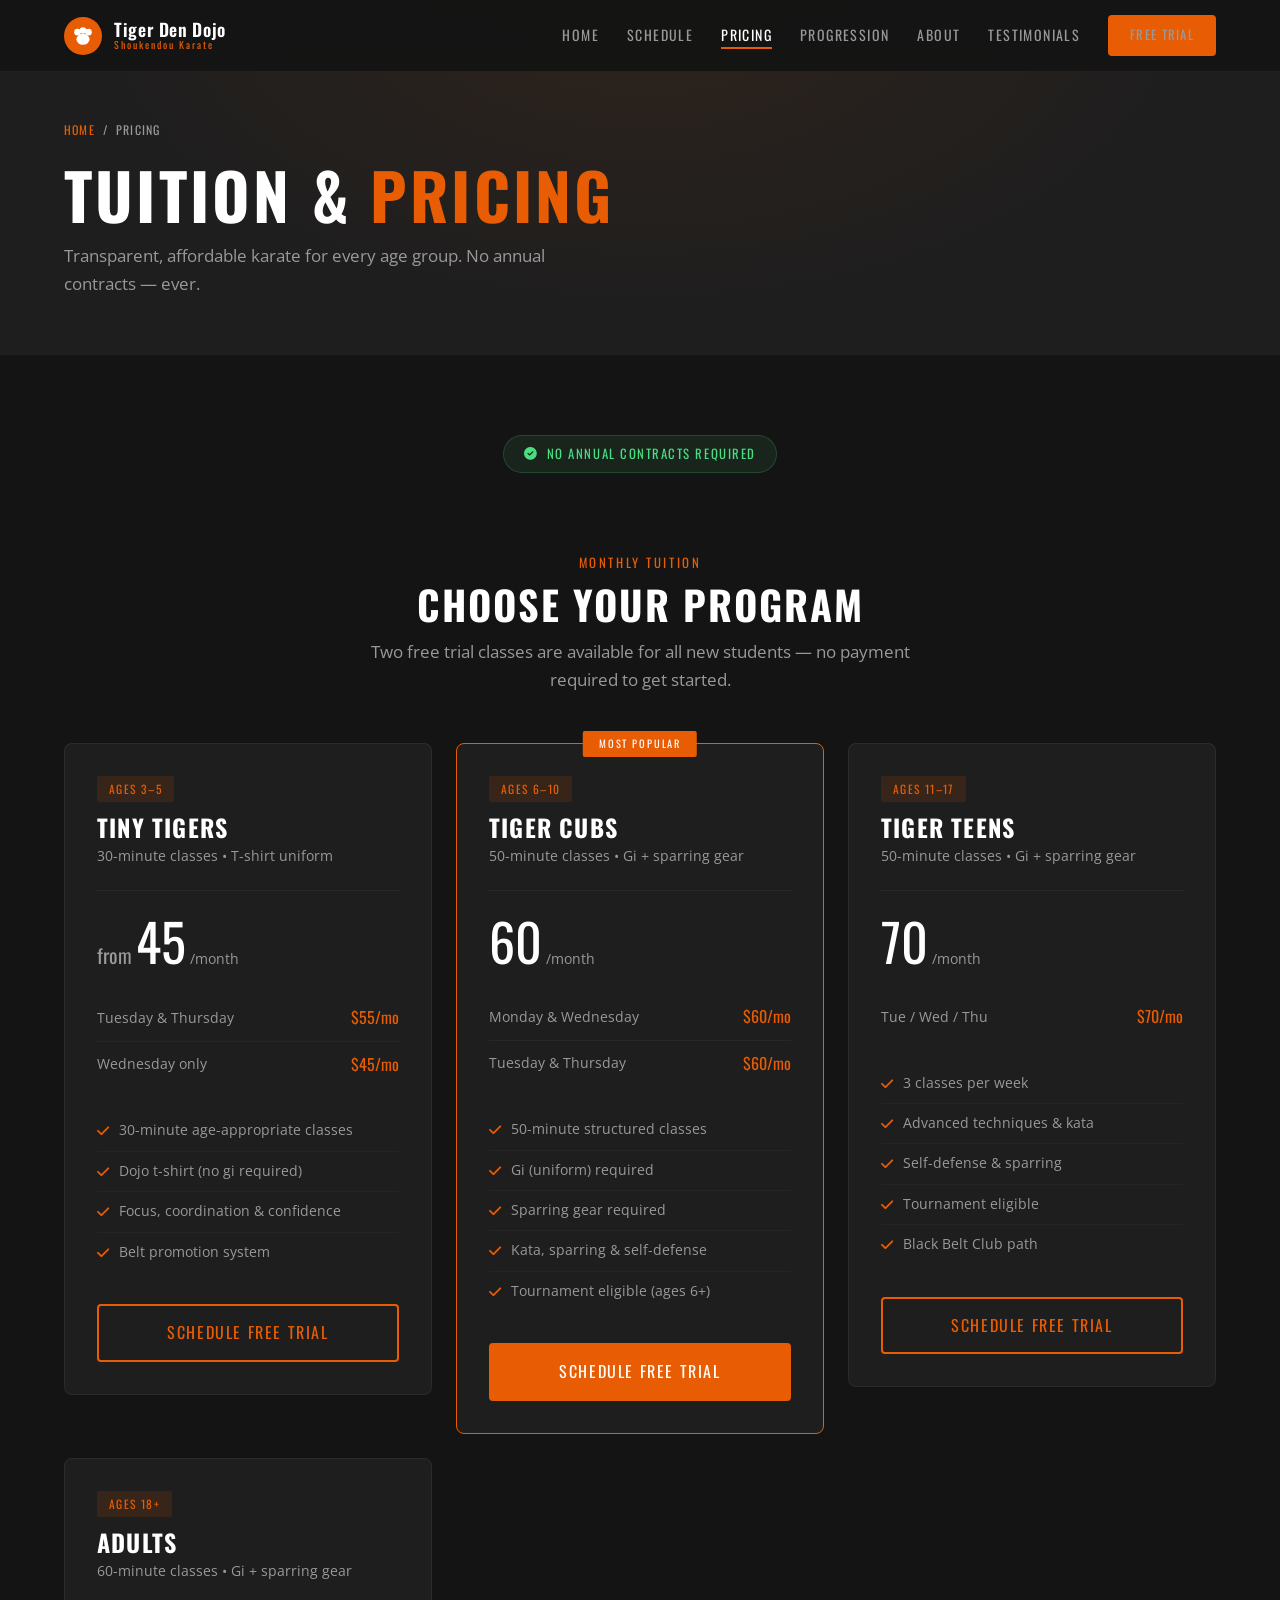
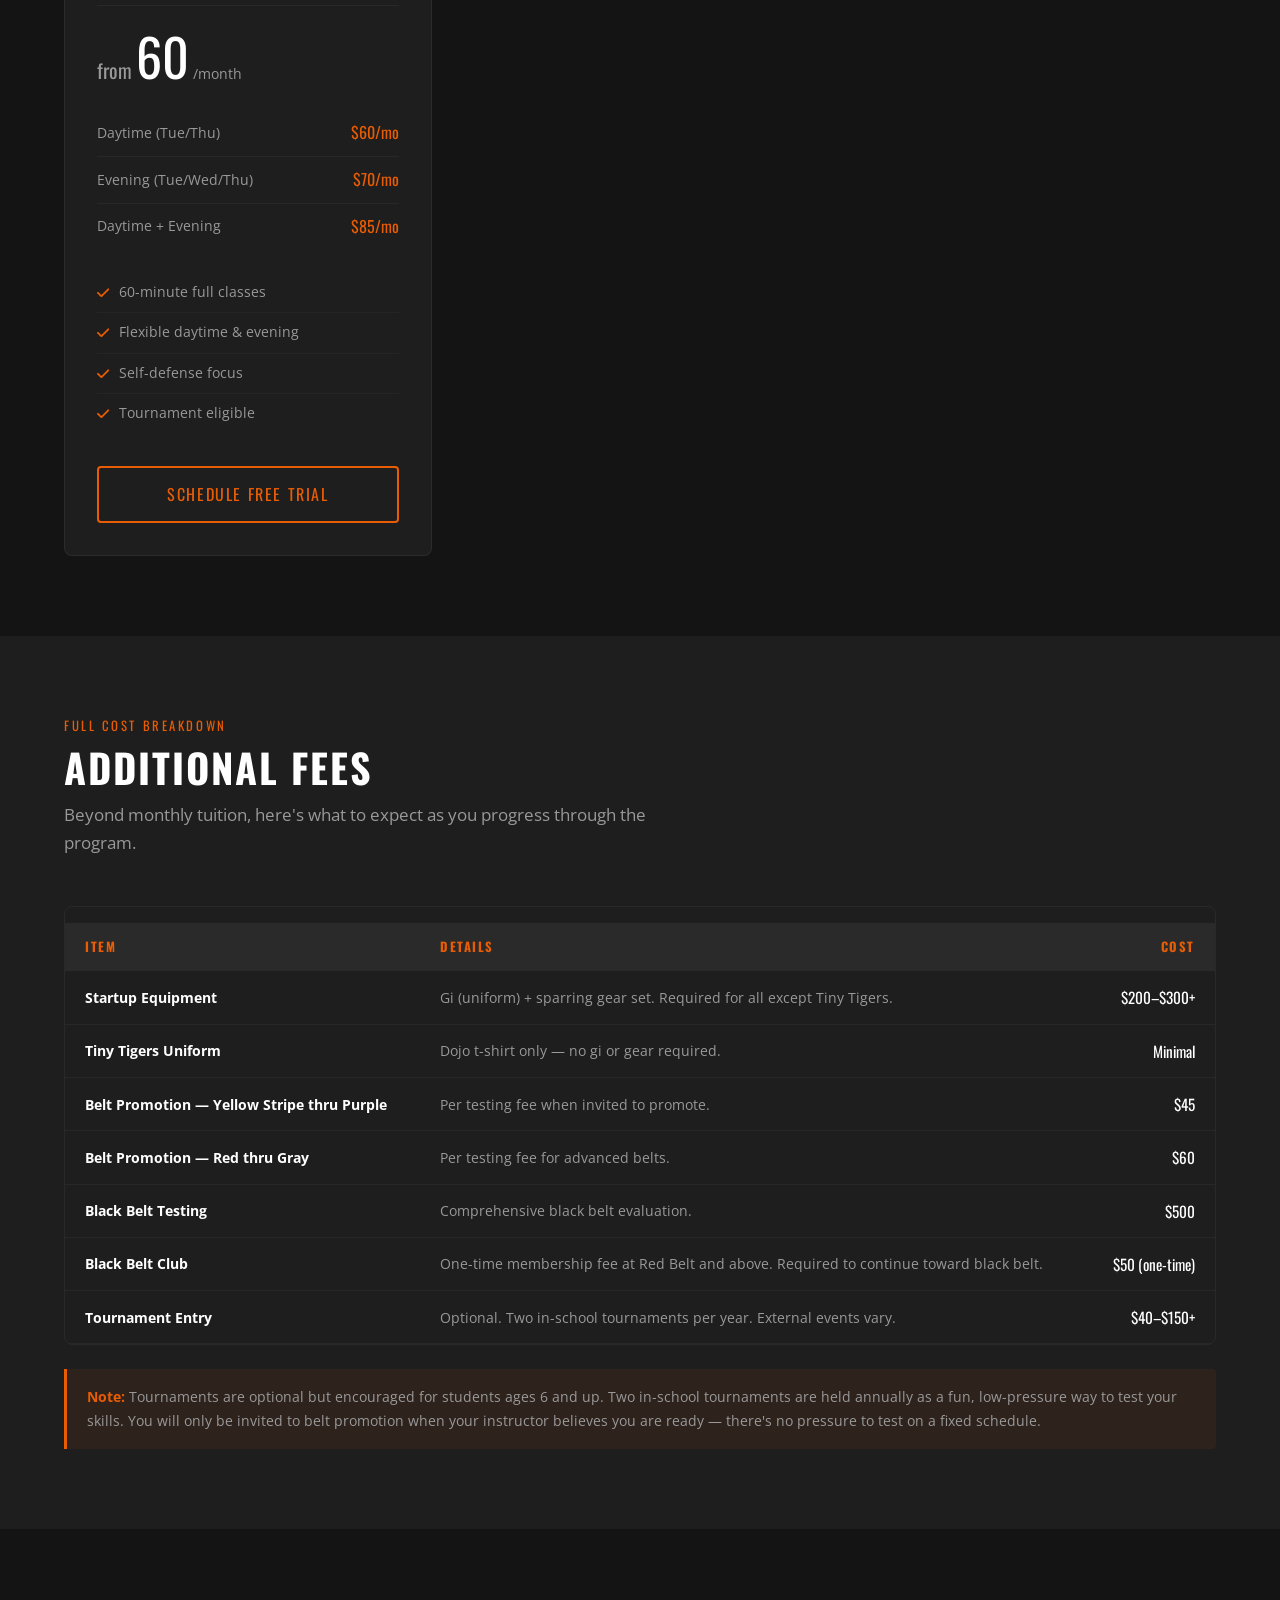
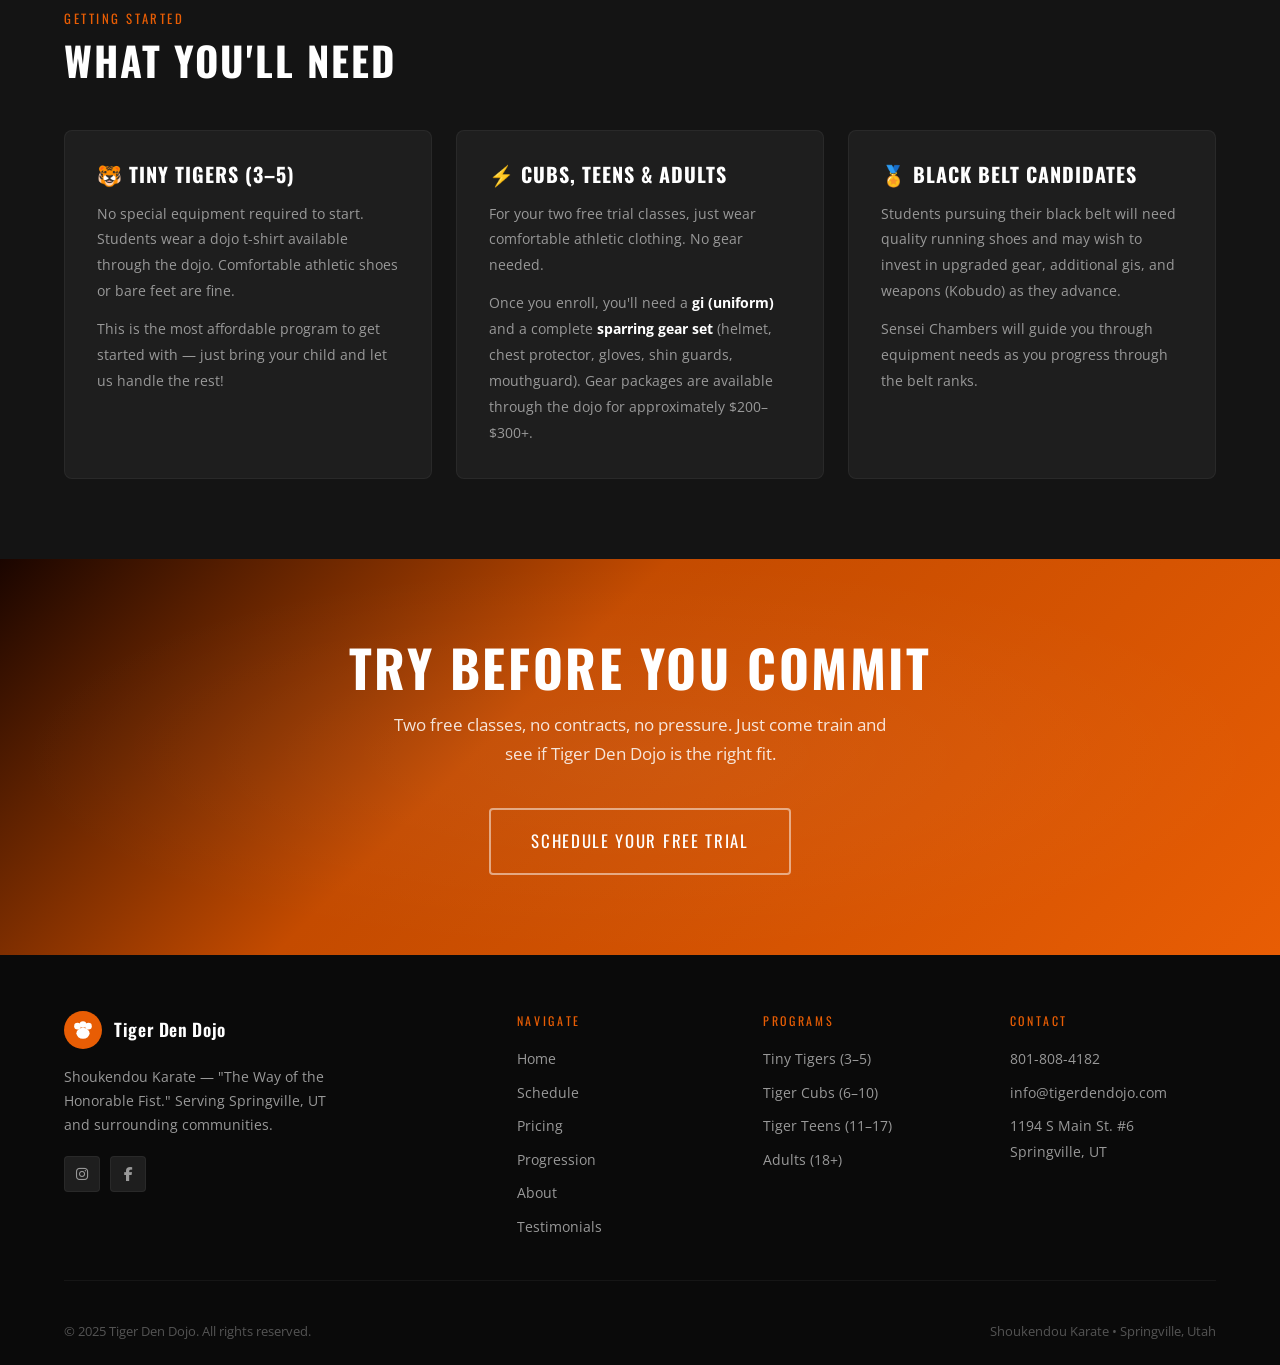
<file: pricing.html>
<!DOCTYPE html>
<html lang="en">
<head>
  <meta charset="UTF-8">
  <meta name="viewport" content="width=device-width, initial-scale=1.0">
  <meta name="description" content="Tiger Den Dojo tuition and pricing. No annual contracts. Classes starting at $45/month. Two free trial classes for new students.">
  <title>Pricing | Tiger Den Dojo</title>
  <link rel="preconnect" href="https://fonts.googleapis.com">
  <link rel="preconnect" href="https://fonts.gstatic.com" crossorigin>
  <link href="https://fonts.googleapis.com/css2?family=Oswald:wght@400;500;600;700&family=Open+Sans:ital,wght@0,400;0,600;1,400&display=swap" rel="stylesheet">
  <link rel="stylesheet" href="https://cdnjs.cloudflare.com/ajax/libs/font-awesome/6.5.0/css/all.min.css">
  <link rel="stylesheet" href="css/style.css">
</head>
<body>

  <!-- ======= NAVBAR ======= -->
  <nav class="navbar">
    <div class="container">
      <a href="index.html" class="logo">
        <div class="logo-icon">
          <svg width="22" height="22" viewBox="0 0 40 40" fill="none" aria-hidden="true">
            <ellipse cx="20" cy="26" rx="12" ry="10" fill="white"/>
            <circle cx="10" cy="13" r="6" fill="white"/>
            <circle cx="20" cy="10" r="6" fill="white"/>
            <circle cx="30" cy="13" r="6" fill="white"/>
          </svg>
        </div>
        <div class="logo-text">
          <span class="logo-name">Tiger Den Dojo</span>
          <span class="logo-sub">Shoukendou Karate</span>
        </div>
      </a>
      <button class="nav-toggle" aria-label="Toggle menu">
        <span></span><span></span><span></span>
      </button>
      <ul class="nav-links">
        <li><a href="index.html">Home</a></li>
        <li><a href="schedule.html">Schedule</a></li>
        <li><a href="pricing.html">Pricing</a></li>
        <li><a href="progression.html">Progression</a></li>
        <li><a href="about.html">About</a></li>
        <li><a href="testimonials.html">Testimonials</a></li>
        <li><a href="schedule.html" class="btn btn-primary">Free Trial</a></li>
      </ul>
    </div>
  </nav>

  <!-- ======= PAGE HERO ======= -->
  <section class="page-hero">
    <div class="container">
      <nav class="breadcrumb" aria-label="Breadcrumb">
        <a href="index.html">Home</a>
        <span class="breadcrumb-sep">/</span>
        <span>Pricing</span>
      </nav>
      <h1>Tuition &amp; <span class="text-orange">Pricing</span></h1>
      <p class="lead">Transparent, affordable karate for every age group. No annual contracts — ever.</p>
    </div>
  </section>

  <!-- ======= PRICING MAIN ======= -->
  <section>
    <div class="container">
      <div class="text-center" style="margin-bottom:2.5rem;">
        <span class="no-contract">
          <i class="fa-solid fa-check-circle"></i>
          No Annual Contracts Required
        </span>
      </div>

      <div class="section-header centered">
        <span class="section-subtitle">Monthly Tuition</span>
        <h2 class="section-title">Choose Your Program</h2>
        <p class="section-lead">Two free trial classes are available for all new students — no payment required to get started.</p>
      </div>

      <div class="pricing-grid">

        <!-- Tiny Tigers -->
        <div class="pricing-card">
          <div class="pricing-header">
            <span class="pricing-age">Ages 3–5</span>
            <h3>Tiny Tigers</h3>
            <p class="pricing-duration">30-minute classes &bull; T-shirt uniform</p>
          </div>
          <div class="pricing-amount">
            <span class="price-prefix">from</span>
            <span class="price-value">45</span>
            <span class="price-period">/month</span>
          </div>
          <div class="pricing-options">
            <div class="pricing-option">
              <span class="option-label">Tuesday &amp; Thursday</span>
              <span class="option-price">$55/mo</span>
            </div>
            <div class="pricing-option">
              <span class="option-label">Wednesday only</span>
              <span class="option-price">$45/mo</span>
            </div>
          </div>
          <ul class="pricing-features">
            <li><span class="check"><i class="fa-solid fa-check"></i></span> 30-minute age-appropriate classes</li>
            <li><span class="check"><i class="fa-solid fa-check"></i></span> Dojo t-shirt (no gi required)</li>
            <li><span class="check"><i class="fa-solid fa-check"></i></span> Focus, coordination &amp; confidence</li>
            <li><span class="check"><i class="fa-solid fa-check"></i></span> Belt promotion system</li>
          </ul>
          <a href="schedule.html" class="btn btn-outline-orange" style="width:100%;text-align:center;">Schedule Free Trial</a>
        </div>

        <!-- Tiger Cubs -->
        <div class="pricing-card featured">
          <div class="pricing-header">
            <span class="pricing-age">Ages 6–10</span>
            <h3>Tiger Cubs</h3>
            <p class="pricing-duration">50-minute classes &bull; Gi + sparring gear</p>
          </div>
          <div class="pricing-amount">
            <span class="price-value">60</span>
            <span class="price-period">/month</span>
          </div>
          <div class="pricing-options">
            <div class="pricing-option">
              <span class="option-label">Monday &amp; Wednesday</span>
              <span class="option-price">$60/mo</span>
            </div>
            <div class="pricing-option">
              <span class="option-label">Tuesday &amp; Thursday</span>
              <span class="option-price">$60/mo</span>
            </div>
          </div>
          <ul class="pricing-features">
            <li><span class="check"><i class="fa-solid fa-check"></i></span> 50-minute structured classes</li>
            <li><span class="check"><i class="fa-solid fa-check"></i></span> Gi (uniform) required</li>
            <li><span class="check"><i class="fa-solid fa-check"></i></span> Sparring gear required</li>
            <li><span class="check"><i class="fa-solid fa-check"></i></span> Kata, sparring &amp; self-defense</li>
            <li><span class="check"><i class="fa-solid fa-check"></i></span> Tournament eligible (ages 6+)</li>
          </ul>
          <a href="schedule.html" class="btn btn-primary" style="width:100%;text-align:center;">Schedule Free Trial</a>
        </div>

        <!-- Tiger Teens -->
        <div class="pricing-card">
          <div class="pricing-header">
            <span class="pricing-age">Ages 11–17</span>
            <h3>Tiger Teens</h3>
            <p class="pricing-duration">50-minute classes &bull; Gi + sparring gear</p>
          </div>
          <div class="pricing-amount">
            <span class="price-value">70</span>
            <span class="price-period">/month</span>
          </div>
          <div class="pricing-options">
            <div class="pricing-option">
              <span class="option-label">Tue / Wed / Thu</span>
              <span class="option-price">$70/mo</span>
            </div>
          </div>
          <ul class="pricing-features">
            <li><span class="check"><i class="fa-solid fa-check"></i></span> 3 classes per week</li>
            <li><span class="check"><i class="fa-solid fa-check"></i></span> Advanced techniques &amp; kata</li>
            <li><span class="check"><i class="fa-solid fa-check"></i></span> Self-defense &amp; sparring</li>
            <li><span class="check"><i class="fa-solid fa-check"></i></span> Tournament eligible</li>
            <li><span class="check"><i class="fa-solid fa-check"></i></span> Black Belt Club path</li>
          </ul>
          <a href="schedule.html" class="btn btn-outline-orange" style="width:100%;text-align:center;">Schedule Free Trial</a>
        </div>

        <!-- Adults -->
        <div class="pricing-card">
          <div class="pricing-header">
            <span class="pricing-age">Ages 18+</span>
            <h3>Adults</h3>
            <p class="pricing-duration">60-minute classes &bull; Gi + sparring gear</p>
          </div>
          <div class="pricing-amount">
            <span class="price-prefix">from</span>
            <span class="price-value">60</span>
            <span class="price-period">/month</span>
          </div>
          <div class="pricing-options">
            <div class="pricing-option">
              <span class="option-label">Daytime (Tue/Thu)</span>
              <span class="option-price">$60/mo</span>
            </div>
            <div class="pricing-option">
              <span class="option-label">Evening (Tue/Wed/Thu)</span>
              <span class="option-price">$70/mo</span>
            </div>
            <div class="pricing-option">
              <span class="option-label">Daytime + Evening</span>
              <span class="option-price">$85/mo</span>
            </div>
          </div>
          <ul class="pricing-features">
            <li><span class="check"><i class="fa-solid fa-check"></i></span> 60-minute full classes</li>
            <li><span class="check"><i class="fa-solid fa-check"></i></span> Flexible daytime &amp; evening</li>
            <li><span class="check"><i class="fa-solid fa-check"></i></span> Self-defense focus</li>
            <li><span class="check"><i class="fa-solid fa-check"></i></span> Tournament eligible</li>
          </ul>
          <a href="schedule.html" class="btn btn-outline-orange" style="width:100%;text-align:center;">Schedule Free Trial</a>
        </div>

      </div>
    </div>
  </section>

  <!-- ======= ADDITIONAL COSTS ======= -->
  <section class="bg-dark-2">
    <div class="container">
      <div class="section-header">
        <span class="section-subtitle">Full Cost Breakdown</span>
        <h2 class="section-title">Additional Fees</h2>
        <p class="section-lead">Beyond monthly tuition, here's what to expect as you progress through the program.</p>
      </div>

      <div style="overflow-x:auto; border-radius:var(--radius-lg); border:1px solid rgba(255,255,255,0.05);">
        <table class="costs-table">
          <thead>
            <tr>
              <th>Item</th>
              <th>Details</th>
              <th style="text-align:right;">Cost</th>
            </tr>
          </thead>
          <tbody>
            <tr>
              <td><strong style="color:var(--white);">Startup Equipment</strong></td>
              <td>Gi (uniform) + sparring gear set. Required for all except Tiny Tigers.</td>
              <td>$200–$300+</td>
            </tr>
            <tr>
              <td><strong style="color:var(--white);">Tiny Tigers Uniform</strong></td>
              <td>Dojo t-shirt only — no gi or gear required.</td>
              <td>Minimal</td>
            </tr>
            <tr>
              <td><strong style="color:var(--white);">Belt Promotion — Yellow Stripe thru Purple</strong></td>
              <td>Per testing fee when invited to promote.</td>
              <td>$45</td>
            </tr>
            <tr>
              <td><strong style="color:var(--white);">Belt Promotion — Red thru Gray</strong></td>
              <td>Per testing fee for advanced belts.</td>
              <td>$60</td>
            </tr>
            <tr>
              <td><strong style="color:var(--white);">Black Belt Testing</strong></td>
              <td>Comprehensive black belt evaluation.</td>
              <td>$500</td>
            </tr>
            <tr>
              <td><strong style="color:var(--white);">Black Belt Club</strong></td>
              <td>One-time membership fee at Red Belt and above. Required to continue toward black belt.</td>
              <td>$50 (one-time)</td>
            </tr>
            <tr>
              <td><strong style="color:var(--white);">Tournament Entry</strong></td>
              <td>Optional. Two in-school tournaments per year. External events vary.</td>
              <td>$40–$150+</td>
            </tr>
          </tbody>
        </table>
      </div>

      <div class="schedule-note" style="margin-top:1.5rem;">
        <strong>Note:</strong> Tournaments are optional but encouraged for students ages 6 and up. Two in-school tournaments are held annually as a fun, low-pressure way to test your skills. You will only be invited to belt promotion when your instructor believes you are ready — there's no pressure to test on a fixed schedule.
      </div>
    </div>
  </section>

  <!-- ======= EQUIPMENT GUIDE ======= -->
  <section>
    <div class="container">
      <div class="section-header">
        <span class="section-subtitle">Getting Started</span>
        <h2 class="section-title">What You'll Need</h2>
      </div>
      <div style="display:grid; grid-template-columns:repeat(auto-fit, minmax(280px,1fr)); gap:1.5rem;">
        <div class="info-box">
          <h3><span class="text-orange">🐯</span> Tiny Tigers (3–5)</h3>
          <p>No special equipment required to start. Students wear a dojo t-shirt available through the dojo. Comfortable athletic shoes or bare feet are fine.</p>
          <p>This is the most affordable program to get started with — just bring your child and let us handle the rest!</p>
        </div>
        <div class="info-box">
          <h3><span class="text-orange">⚡</span> Cubs, Teens &amp; Adults</h3>
          <p>For your two free trial classes, just wear comfortable athletic clothing. No gear needed.</p>
          <p>Once you enroll, you'll need a <strong style="color:var(--white);">gi (uniform)</strong> and a complete <strong style="color:var(--white);">sparring gear set</strong> (helmet, chest protector, gloves, shin guards, mouthguard). Gear packages are available through the dojo for approximately $200–$300+.</p>
        </div>
        <div class="info-box">
          <h3><span class="text-orange">🏅</span> Black Belt Candidates</h3>
          <p>Students pursuing their black belt will need quality running shoes and may wish to invest in upgraded gear, additional gis, and weapons (Kobudo) as they advance.</p>
          <p>Sensei Chambers will guide you through equipment needs as you progress through the belt ranks.</p>
        </div>
      </div>
    </div>
  </section>

  <!-- ======= CTA ======= -->
  <section class="cta-section">
    <div class="container">
      <h2>Try Before You Commit</h2>
      <p>Two free classes, no contracts, no pressure. Just come train and see if Tiger Den Dojo is the right fit.</p>
      <a href="schedule.html" class="btn btn-outline btn-lg">Schedule Your Free Trial</a>
    </div>
  </section>

  <!-- ======= FOOTER ======= -->
  <footer class="footer">
    <div class="container">
      <div class="footer-grid">
        <div class="footer-brand">
          <a href="index.html" class="logo">
            <div class="logo-icon">
              <svg width="22" height="22" viewBox="0 0 40 40" fill="none" aria-hidden="true">
                <ellipse cx="20" cy="26" rx="12" ry="10" fill="white"/>
                <circle cx="10" cy="13" r="6" fill="white"/>
                <circle cx="20" cy="10" r="6" fill="white"/>
                <circle cx="30" cy="13" r="6" fill="white"/>
              </svg>
            </div>
            <div class="logo-text">
              <span class="logo-name">Tiger Den Dojo</span>
            </div>
          </a>
          <p>Shoukendou Karate — "The Way of the Honorable Fist." Serving Springville, UT and surrounding communities.</p>
          <div class="footer-social">
            <a href="#" class="social-link" aria-label="Instagram"><i class="fa-brands fa-instagram"></i></a>
            <a href="#" class="social-link" aria-label="Facebook"><i class="fa-brands fa-facebook-f"></i></a>
          </div>
        </div>
        <div>
          <p class="footer-heading">Navigate</p>
          <ul class="footer-links">
            <li><a href="index.html">Home</a></li>
            <li><a href="schedule.html">Schedule</a></li>
            <li><a href="pricing.html">Pricing</a></li>
            <li><a href="progression.html">Progression</a></li>
        <li><a href="about.html">About</a></li>
            <li><a href="testimonials.html">Testimonials</a></li>
          </ul>
        </div>
        <div>
          <p class="footer-heading">Programs</p>
          <ul class="footer-links">
            <li><a href="schedule.html">Tiny Tigers (3–5)</a></li>
            <li><a href="schedule.html">Tiger Cubs (6–10)</a></li>
            <li><a href="schedule.html">Tiger Teens (11–17)</a></li>
            <li><a href="schedule.html">Adults (18+)</a></li>
          </ul>
        </div>
        <div>
          <p class="footer-heading">Contact</p>
          <ul class="footer-links">
            <li><a href="tel:8018084182">801-808-4182</a></li>
            <li><a href="mailto:info@tigerdendojo.com">info@tigerdendojo.com</a></li>
            <li><a href="#">1194 S Main St. #6<br>Springville, UT</a></li>
          </ul>
        </div>
      </div>
      <div class="footer-bottom">
        <p>&copy; 2025 Tiger Den Dojo. All rights reserved.</p>
        <p>Shoukendou Karate &bull; Springville, Utah</p>
      </div>
    </div>
  </footer>

  <script src="js/main.js"></script>
</body>
</html>
</file>
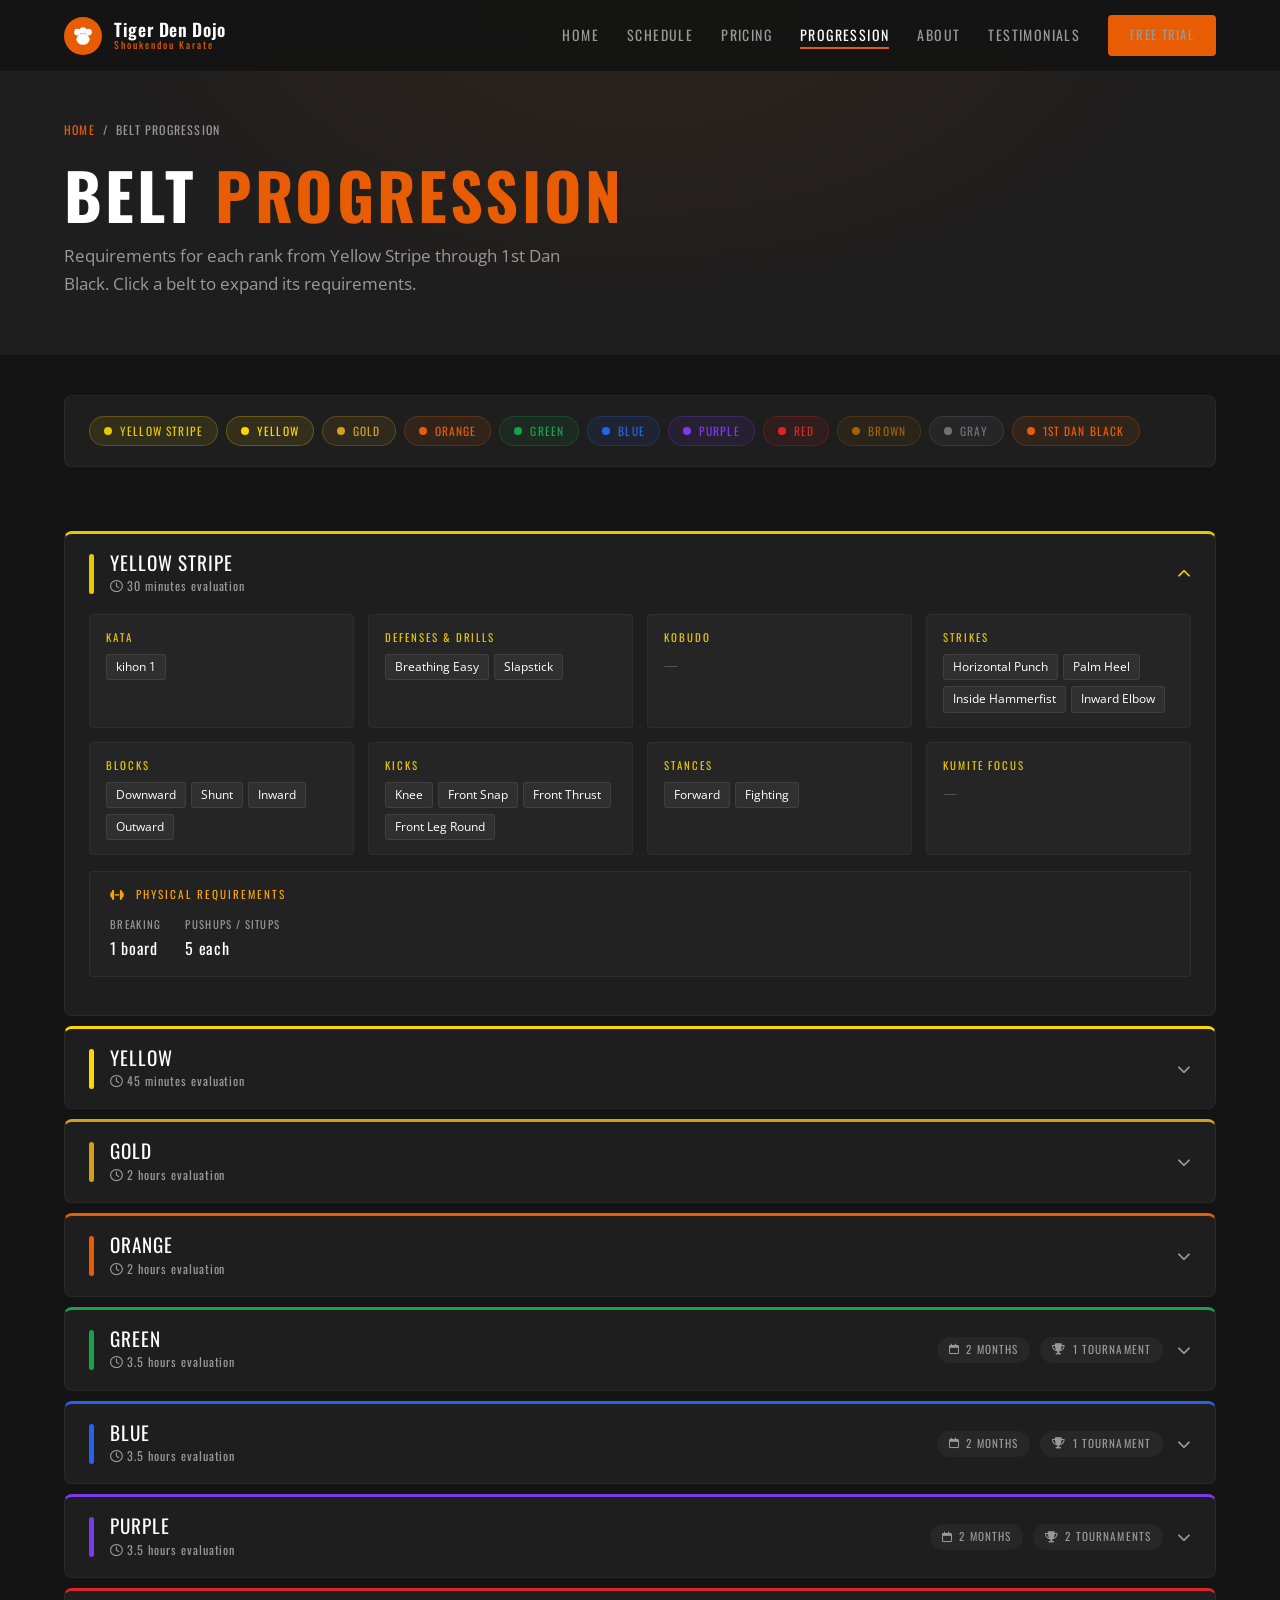
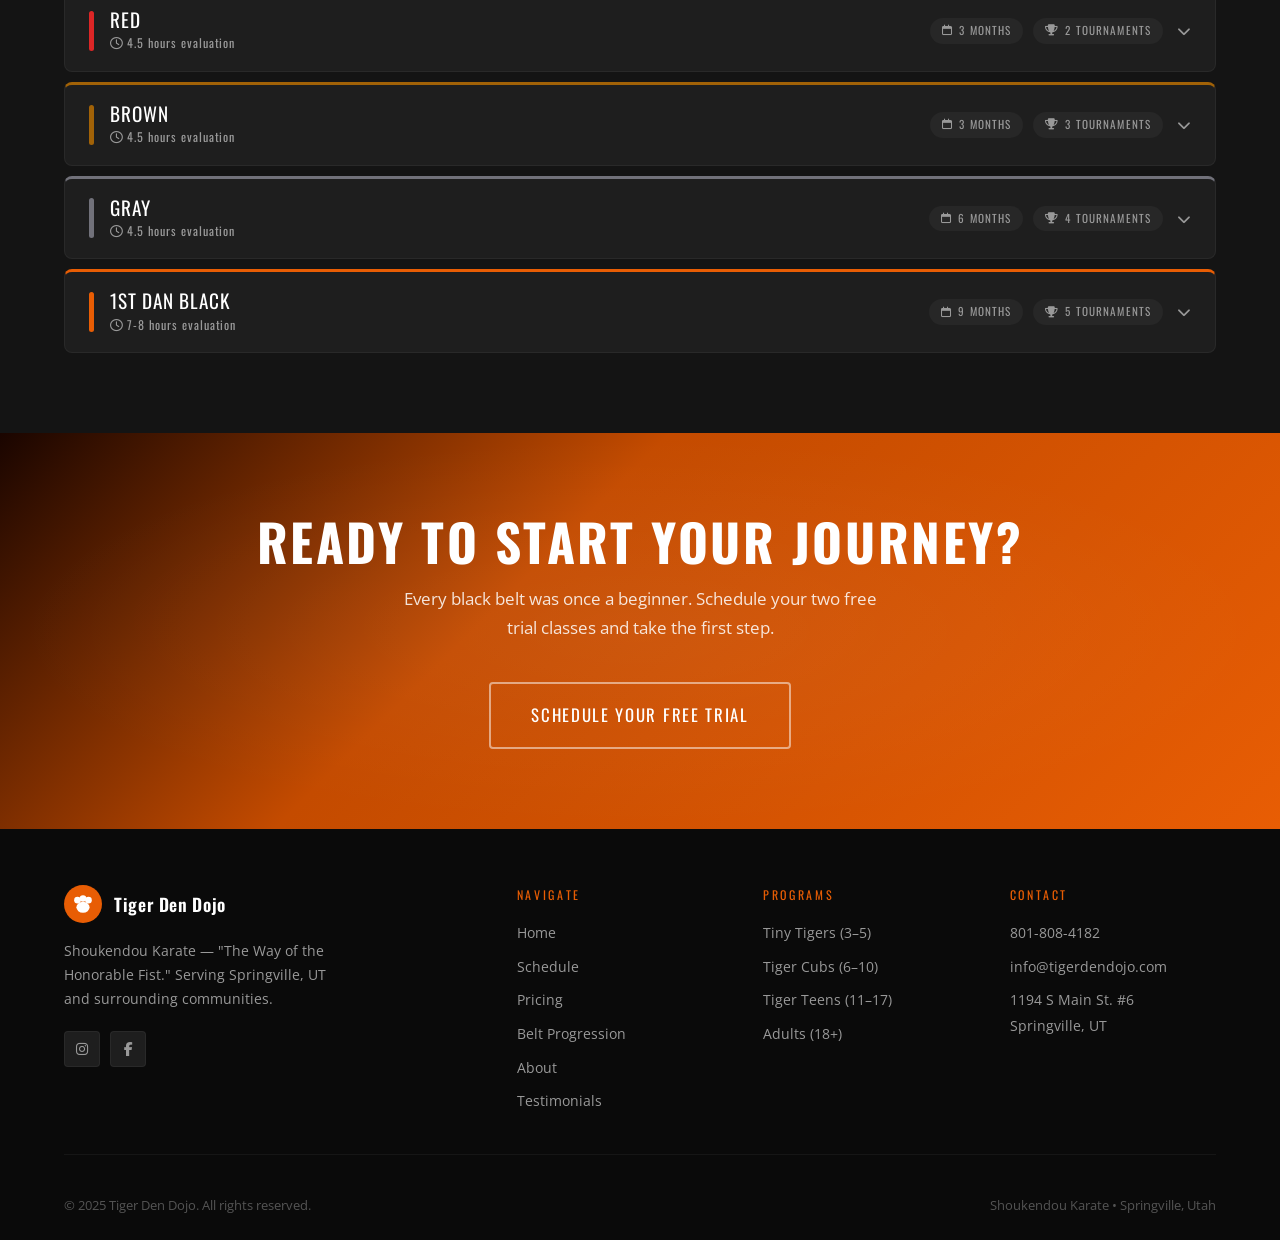
<file: progression.html>
<!DOCTYPE html>
<html lang="en">
<head>
  <meta charset="UTF-8">
  <meta name="viewport" content="width=device-width, initial-scale=1.0">
  <meta name="description" content="Tiger Den Dojo belt progression requirements. Track your journey from Yellow Stripe to 1st Dan Black.">
  <title>Belt Progression | Tiger Den Dojo</title>
  <link rel="preconnect" href="https://fonts.googleapis.com">
  <link rel="preconnect" href="https://fonts.gstatic.com" crossorigin>
  <link href="https://fonts.googleapis.com/css2?family=Oswald:wght@400;500;600;700&family=Open+Sans:ital,wght@0,400;0,600;1,400&display=swap" rel="stylesheet">
  <link rel="stylesheet" href="https://cdnjs.cloudflare.com/ajax/libs/font-awesome/6.5.0/css/all.min.css">
  <link rel="stylesheet" href="css/style.css">
</head>
<body>

  <!-- ======= NAVBAR ======= -->
  <nav class="navbar">
    <div class="container">
      <a href="index.html" class="logo">
        <div class="logo-icon">
          <svg width="22" height="22" viewBox="0 0 40 40" fill="none" aria-hidden="true">
            <ellipse cx="20" cy="26" rx="12" ry="10" fill="white"/>
            <circle cx="10" cy="13" r="6" fill="white"/>
            <circle cx="20" cy="10" r="6" fill="white"/>
            <circle cx="30" cy="13" r="6" fill="white"/>
          </svg>
        </div>
        <div class="logo-text">
          <span class="logo-name">Tiger Den Dojo</span>
          <span class="logo-sub">Shoukendou Karate</span>
        </div>
      </a>
      <button class="nav-toggle" aria-label="Toggle menu">
        <span></span><span></span><span></span>
      </button>
      <ul class="nav-links">
        <li><a href="index.html">Home</a></li>
        <li><a href="schedule.html">Schedule</a></li>
        <li><a href="pricing.html">Pricing</a></li>
        <li><a href="progression.html">Progression</a></li>
        <li><a href="about.html">About</a></li>
        <li><a href="testimonials.html">Testimonials</a></li>
        <li><a href="schedule.html" class="btn btn-primary">Free Trial</a></li>
      </ul>
    </div>
  </nav>

  <!-- ======= PAGE HERO ======= -->
  <section class="page-hero">
    <div class="container">
      <nav class="breadcrumb" aria-label="Breadcrumb">
        <a href="index.html">Home</a>
        <span class="breadcrumb-sep">/</span>
        <span>Belt Progression</span>
      </nav>
      <h1>Belt <span class="text-orange">Progression</span></h1>
      <p class="lead">Requirements for each rank from Yellow Stripe through 1st Dan Black. Click a belt to expand its requirements.</p>
    </div>
  </section>

  <!-- ======= BELT OVERVIEW ======= -->
  <section style="padding:2.5rem 0 0;">
    <div class="container">
      <div id="belt-overview" class="belt-overview" aria-label="Belt level quick-jump">
        <span style="color:var(--gray); font-size:0.8rem; font-family:var(--font-heading); letter-spacing:0.1em; text-transform:uppercase; align-self:center;">Loading…</span>
      </div>
    </div>
  </section>

  <!-- ======= BELT CARDS ======= -->
  <section style="padding:1.5rem 0 5rem;">
    <div class="container">
      <div id="belt-progression">
        <div class="prog-loading">
          <p><i class="fa-solid fa-spinner fa-spin" style="margin-right:.5rem;"></i> Loading belt data…</p>
        </div>
      </div>
    </div>
  </section>

  <!-- ======= CTA ======= -->
  <section class="cta-section">
    <div class="container">
      <h2>Ready to Start Your Journey?</h2>
      <p>Every black belt was once a beginner. Schedule your two free trial classes and take the first step.</p>
      <a href="schedule.html" class="btn btn-outline btn-lg">Schedule Your Free Trial</a>
    </div>
  </section>

  <!-- ======= FOOTER ======= -->
  <footer class="footer">
    <div class="container">
      <div class="footer-grid">
        <div class="footer-brand">
          <a href="index.html" class="logo">
            <div class="logo-icon">
              <svg width="22" height="22" viewBox="0 0 40 40" fill="none" aria-hidden="true">
                <ellipse cx="20" cy="26" rx="12" ry="10" fill="white"/>
                <circle cx="10" cy="13" r="6" fill="white"/>
                <circle cx="20" cy="10" r="6" fill="white"/>
                <circle cx="30" cy="13" r="6" fill="white"/>
              </svg>
            </div>
            <div class="logo-text">
              <span class="logo-name">Tiger Den Dojo</span>
            </div>
          </a>
          <p>Shoukendou Karate — "The Way of the Honorable Fist." Serving Springville, UT and surrounding communities.</p>
          <div class="footer-social">
            <a href="#" class="social-link" aria-label="Instagram"><i class="fa-brands fa-instagram"></i></a>
            <a href="#" class="social-link" aria-label="Facebook"><i class="fa-brands fa-facebook-f"></i></a>
          </div>
        </div>
        <div>
          <p class="footer-heading">Navigate</p>
          <ul class="footer-links">
            <li><a href="index.html">Home</a></li>
            <li><a href="schedule.html">Schedule</a></li>
            <li><a href="pricing.html">Pricing</a></li>
            <li><a href="progression.html">Belt Progression</a></li>
            <li><a href="about.html">About</a></li>
            <li><a href="testimonials.html">Testimonials</a></li>
          </ul>
        </div>
        <div>
          <p class="footer-heading">Programs</p>
          <ul class="footer-links">
            <li><a href="schedule.html">Tiny Tigers (3–5)</a></li>
            <li><a href="schedule.html">Tiger Cubs (6–10)</a></li>
            <li><a href="schedule.html">Tiger Teens (11–17)</a></li>
            <li><a href="schedule.html">Adults (18+)</a></li>
          </ul>
        </div>
        <div>
          <p class="footer-heading">Contact</p>
          <ul class="footer-links">
            <li><a href="tel:8018084182">801-808-4182</a></li>
            <li><a href="mailto:info@tigerdendojo.com">info@tigerdendojo.com</a></li>
            <li><a href="#">1194 S Main St. #6<br>Springville, UT</a></li>
          </ul>
        </div>
      </div>
      <div class="footer-bottom">
        <p>&copy; 2025 Tiger Den Dojo. All rights reserved.</p>
        <p>Shoukendou Karate &bull; Springville, Utah</p>
      </div>
    </div>
  </footer>

  <script src="js/main.js"></script>
  <script src="js/progression.js"></script>
</body>
</html>
</file>
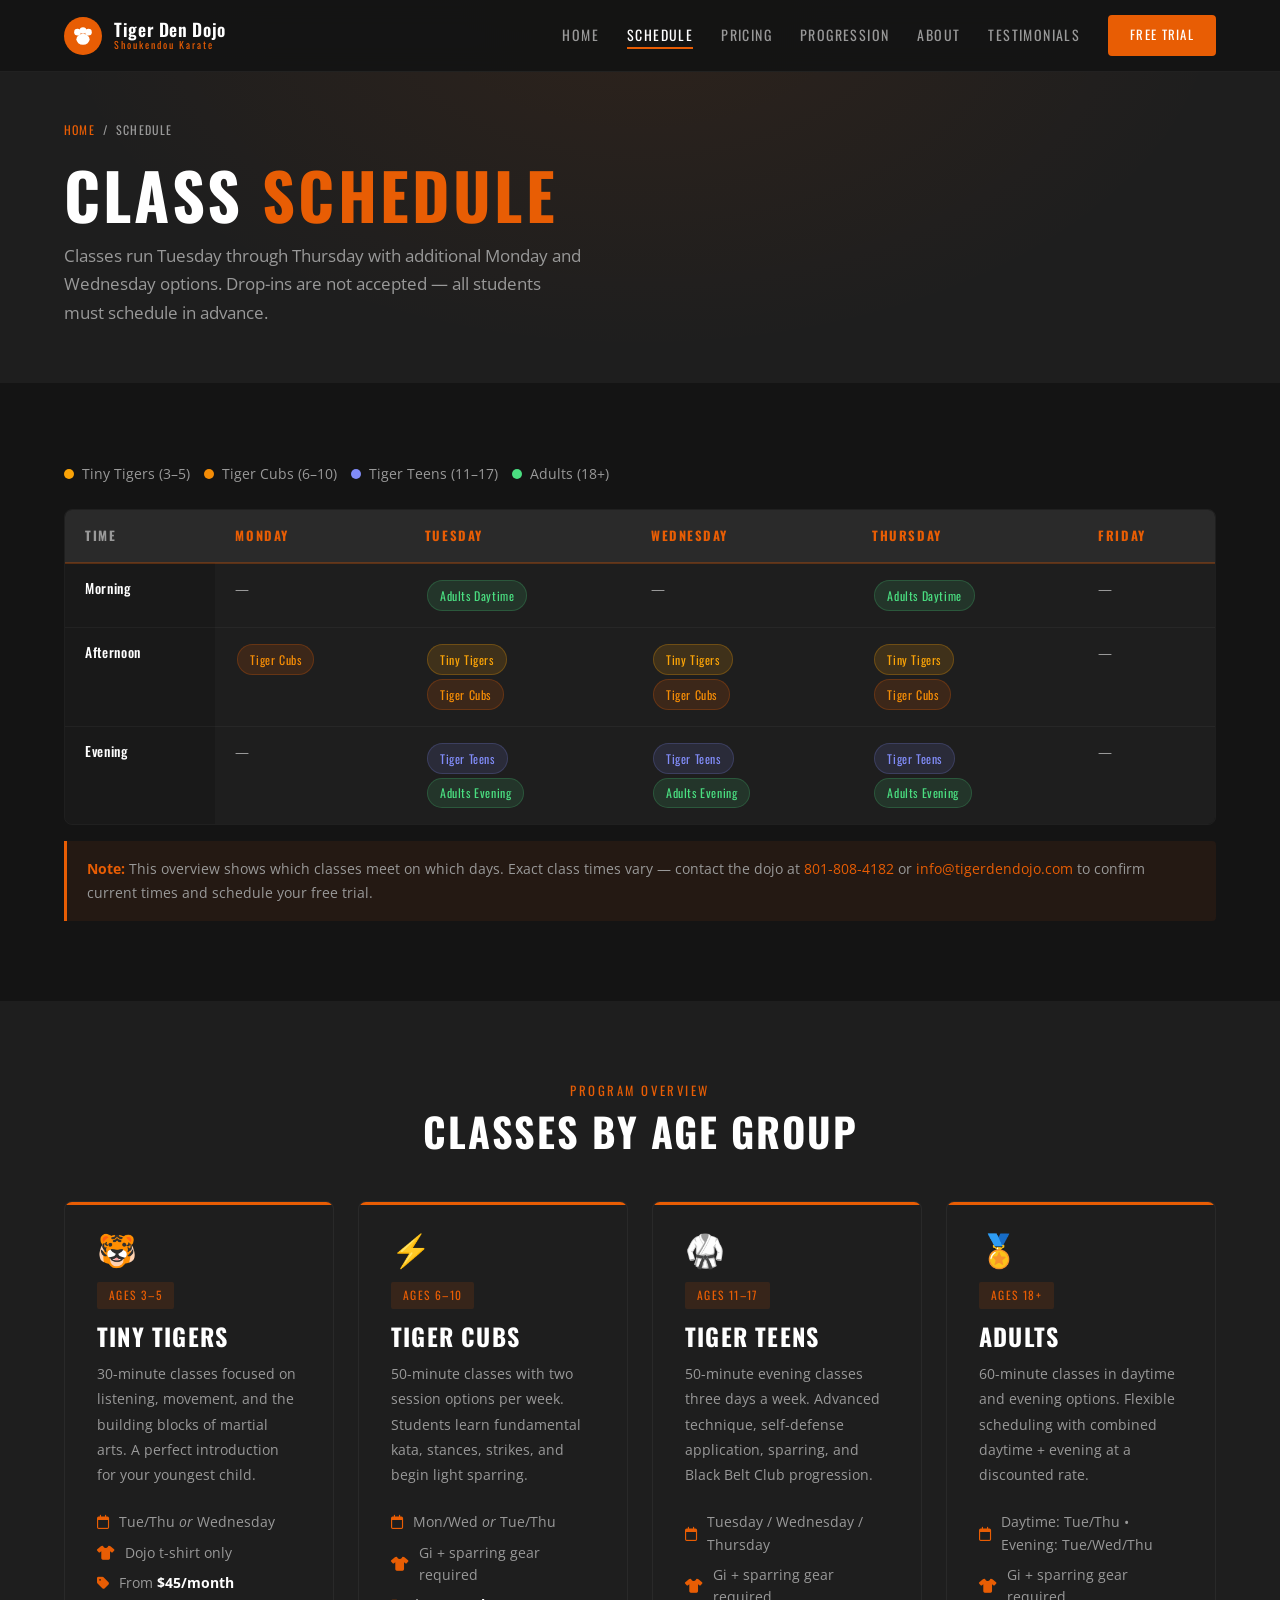
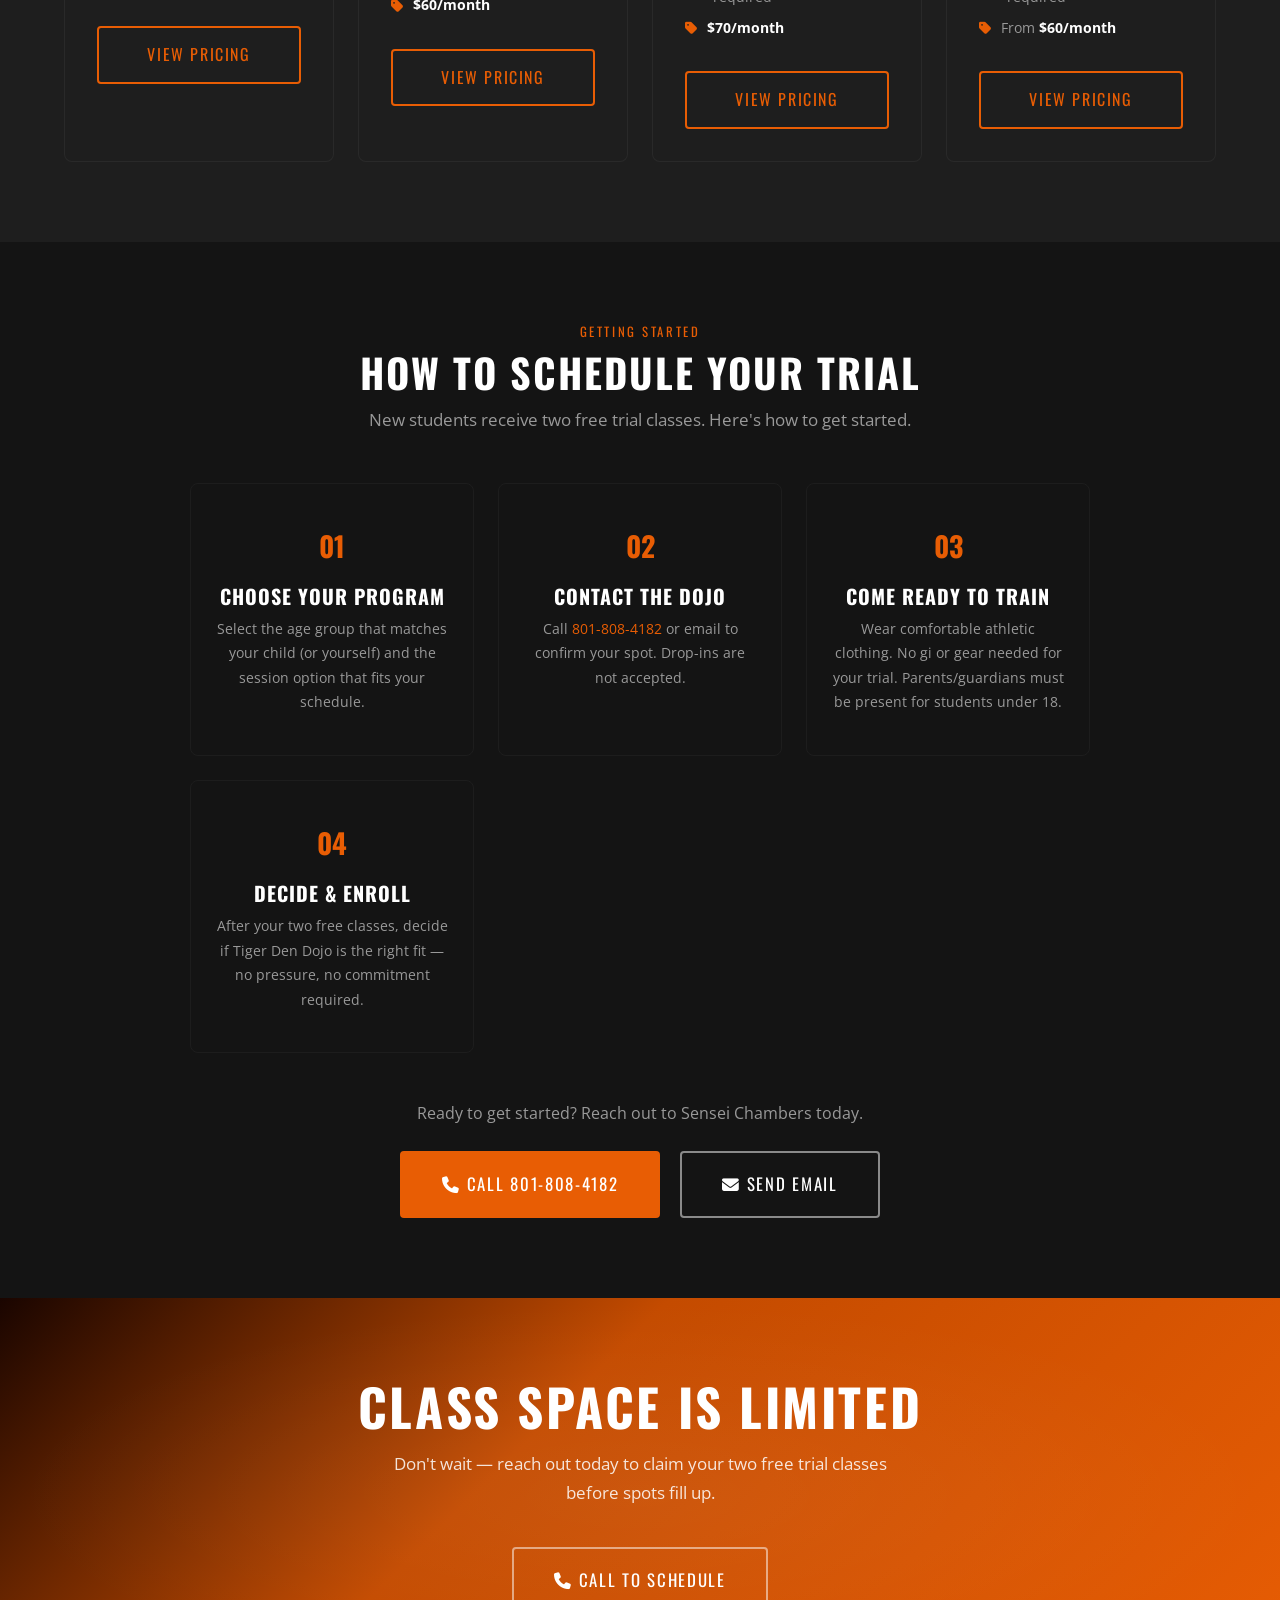
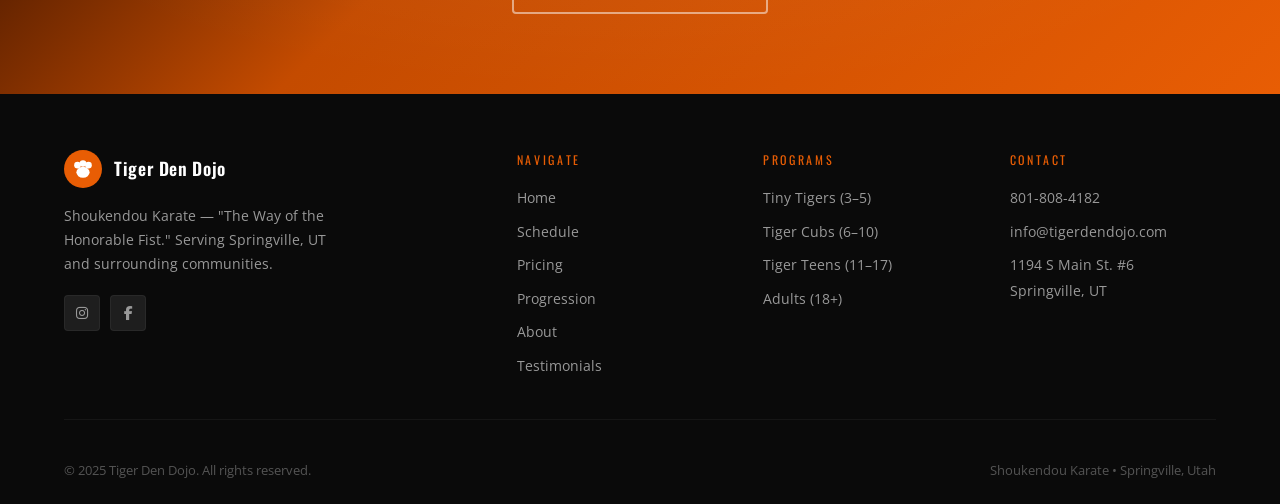
<file: schedule.html>
<!DOCTYPE html>
<html lang="en">
<head>
  <meta charset="UTF-8">
  <meta name="viewport" content="width=device-width, initial-scale=1.0">
  <meta name="description" content="Tiger Den Dojo class schedule. Classes for ages 3 and up. Schedule your two free trial classes today.">
  <title>Schedule | Tiger Den Dojo</title>
  <link rel="preconnect" href="https://fonts.googleapis.com">
  <link rel="preconnect" href="https://fonts.gstatic.com" crossorigin>
  <link href="https://fonts.googleapis.com/css2?family=Oswald:wght@400;500;600;700&family=Open+Sans:ital,wght@0,400;0,600;1,400&display=swap" rel="stylesheet">
  <link rel="stylesheet" href="https://cdnjs.cloudflare.com/ajax/libs/font-awesome/6.5.0/css/all.min.css">
  <link rel="stylesheet" href="css/style.css">
</head>
<body>

  <!-- ======= NAVBAR ======= -->
  <nav class="navbar">
    <div class="container">
      <a href="index.html" class="logo">
        <div class="logo-icon">
          <svg width="22" height="22" viewBox="0 0 40 40" fill="none" aria-hidden="true">
            <ellipse cx="20" cy="26" rx="12" ry="10" fill="white"/>
            <circle cx="10" cy="13" r="6" fill="white"/>
            <circle cx="20" cy="10" r="6" fill="white"/>
            <circle cx="30" cy="13" r="6" fill="white"/>
          </svg>
        </div>
        <div class="logo-text">
          <span class="logo-name">Tiger Den Dojo</span>
          <span class="logo-sub">Shoukendou Karate</span>
        </div>
      </a>
      <button class="nav-toggle" aria-label="Toggle menu">
        <span></span><span></span><span></span>
      </button>
      <ul class="nav-links">
        <li><a href="index.html">Home</a></li>
        <li><a href="schedule.html">Schedule</a></li>
        <li><a href="pricing.html">Pricing</a></li>
        <li><a href="progression.html">Progression</a></li>
        <li><a href="about.html">About</a></li>
        <li><a href="testimonials.html">Testimonials</a></li>
        <li><a href="schedule.html" class="btn btn-primary">Free Trial</a></li>
      </ul>
    </div>
  </nav>

  <!-- ======= PAGE HERO ======= -->
  <section class="page-hero">
    <div class="container">
      <nav class="breadcrumb" aria-label="Breadcrumb">
        <a href="index.html">Home</a>
        <span class="breadcrumb-sep">/</span>
        <span>Schedule</span>
      </nav>
      <h1>Class <span class="text-orange">Schedule</span></h1>
      <p class="lead">Classes run Tuesday through Thursday with additional Monday and Wednesday options. Drop-ins are not accepted — all students must schedule in advance.</p>
    </div>
  </section>

  <!-- ======= SCHEDULE TABLE ======= -->
  <section>
    <div class="container">
      <div class="schedule-legend">
        <div class="legend-item"><div class="legend-dot tiny"></div> Tiny Tigers (3–5)</div>
        <div class="legend-item"><div class="legend-dot cubs"></div> Tiger Cubs (6–10)</div>
        <div class="legend-item"><div class="legend-dot teens"></div> Tiger Teens (11–17)</div>
        <div class="legend-item"><div class="legend-dot adults"></div> Adults (18+)</div>
      </div>

      <div class="schedule-wrapper">
        <table class="schedule-table">
          <thead>
            <tr>
              <th>Time</th>
              <th>Monday</th>
              <th>Tuesday</th>
              <th>Wednesday</th>
              <th>Thursday</th>
              <th>Friday</th>
            </tr>
          </thead>
          <tbody>
            <tr>
              <td class="time-col">Morning</td>
              <td>—</td>
              <td><span class="class-pill adults">Adults Daytime</span></td>
              <td>—</td>
              <td><span class="class-pill adults">Adults Daytime</span></td>
              <td>—</td>
            </tr>
            <tr>
              <td class="time-col">Afternoon</td>
              <td><span class="class-pill cubs">Tiger Cubs</span></td>
              <td>
                <span class="class-pill tiny">Tiny Tigers</span><br>
                <span class="class-pill cubs">Tiger Cubs</span>
              </td>
              <td>
                <span class="class-pill tiny">Tiny Tigers</span><br>
                <span class="class-pill cubs">Tiger Cubs</span>
              </td>
              <td>
                <span class="class-pill tiny">Tiny Tigers</span><br>
                <span class="class-pill cubs">Tiger Cubs</span>
              </td>
              <td>—</td>
            </tr>
            <tr>
              <td class="time-col">Evening</td>
              <td>—</td>
              <td>
                <span class="class-pill teens">Tiger Teens</span><br>
                <span class="class-pill adults">Adults Evening</span>
              </td>
              <td>
                <span class="class-pill teens">Tiger Teens</span><br>
                <span class="class-pill adults">Adults Evening</span>
              </td>
              <td>
                <span class="class-pill teens">Tiger Teens</span><br>
                <span class="class-pill adults">Adults Evening</span>
              </td>
              <td>—</td>
            </tr>
          </tbody>
        </table>
      </div>

      <div class="schedule-note">
        <strong>Note:</strong> This overview shows which classes meet on which days. Exact class times vary — contact the dojo at <a href="tel:8018084182" style="color:var(--orange);">801-808-4182</a> or <a href="mailto:info@tigerdendojo.com" style="color:var(--orange);">info@tigerdendojo.com</a> to confirm current times and schedule your free trial.
      </div>
    </div>
  </section>

  <!-- ======= AGE GROUP DETAILS ======= -->
  <section class="bg-dark-2">
    <div class="container">
      <div class="section-header centered">
        <span class="section-subtitle">Program Overview</span>
        <h2 class="section-title">Classes by Age Group</h2>
      </div>
      <div style="display:grid; grid-template-columns:repeat(auto-fit, minmax(260px,1fr)); gap:1.5rem;">

        <div class="program-card">
          <div class="program-icon">🐯</div>
          <span class="program-age">Ages 3–5</span>
          <h3>Tiny Tigers</h3>
          <p>30-minute classes focused on listening, movement, and the building blocks of martial arts. A perfect introduction for your youngest child.</p>
          <div class="program-details">
            <div class="program-detail">
              <i class="fa-regular fa-calendar text-orange"></i>
              <span>Tue/Thu <em>or</em> Wednesday</span>
            </div>
            <div class="program-detail">
              <i class="fa-solid fa-shirt text-orange"></i>
              <span>Dojo t-shirt only</span>
            </div>
            <div class="program-detail">
              <i class="fa-solid fa-tag text-orange"></i>
              <span>From <strong>$45/month</strong></span>
            </div>
          </div>
          <a href="pricing.html" class="btn btn-outline-orange" style="width:100%;text-align:center;margin-top:0.5rem;">View Pricing</a>
        </div>

        <div class="program-card">
          <div class="program-icon">⚡</div>
          <span class="program-age">Ages 6–10</span>
          <h3>Tiger Cubs</h3>
          <p>50-minute classes with two session options per week. Students learn fundamental kata, stances, strikes, and begin light sparring.</p>
          <div class="program-details">
            <div class="program-detail">
              <i class="fa-regular fa-calendar text-orange"></i>
              <span>Mon/Wed <em>or</em> Tue/Thu</span>
            </div>
            <div class="program-detail">
              <i class="fa-solid fa-shirt text-orange"></i>
              <span>Gi + sparring gear required</span>
            </div>
            <div class="program-detail">
              <i class="fa-solid fa-tag text-orange"></i>
              <span><strong>$60/month</strong></span>
            </div>
          </div>
          <a href="pricing.html" class="btn btn-outline-orange" style="width:100%;text-align:center;margin-top:0.5rem;">View Pricing</a>
        </div>

        <div class="program-card">
          <div class="program-icon">🥋</div>
          <span class="program-age">Ages 11–17</span>
          <h3>Tiger Teens</h3>
          <p>50-minute evening classes three days a week. Advanced technique, self-defense application, sparring, and Black Belt Club progression.</p>
          <div class="program-details">
            <div class="program-detail">
              <i class="fa-regular fa-calendar text-orange"></i>
              <span>Tuesday / Wednesday / Thursday</span>
            </div>
            <div class="program-detail">
              <i class="fa-solid fa-shirt text-orange"></i>
              <span>Gi + sparring gear required</span>
            </div>
            <div class="program-detail">
              <i class="fa-solid fa-tag text-orange"></i>
              <span><strong>$70/month</strong></span>
            </div>
          </div>
          <a href="pricing.html" class="btn btn-outline-orange" style="width:100%;text-align:center;margin-top:0.5rem;">View Pricing</a>
        </div>

        <div class="program-card">
          <div class="program-icon">🏅</div>
          <span class="program-age">Ages 18+</span>
          <h3>Adults</h3>
          <p>60-minute classes in daytime and evening options. Flexible scheduling with combined daytime + evening at a discounted rate.</p>
          <div class="program-details">
            <div class="program-detail">
              <i class="fa-regular fa-calendar text-orange"></i>
              <span>Daytime: Tue/Thu &bull; Evening: Tue/Wed/Thu</span>
            </div>
            <div class="program-detail">
              <i class="fa-solid fa-shirt text-orange"></i>
              <span>Gi + sparring gear required</span>
            </div>
            <div class="program-detail">
              <i class="fa-solid fa-tag text-orange"></i>
              <span>From <strong>$60/month</strong></span>
            </div>
          </div>
          <a href="pricing.html" class="btn btn-outline-orange" style="width:100%;text-align:center;margin-top:0.5rem;">View Pricing</a>
        </div>

      </div>
    </div>
  </section>

  <!-- ======= HOW TO SCHEDULE ======= -->
  <section>
    <div class="container">
      <div class="section-header centered">
        <span class="section-subtitle">Getting Started</span>
        <h2 class="section-title">How to Schedule Your Trial</h2>
        <p class="section-lead">New students receive two free trial classes. Here's how to get started.</p>
      </div>

      <div style="display:grid; grid-template-columns:repeat(auto-fit, minmax(240px,1fr)); gap:1.5rem; max-width:900px; margin:0 auto;">
        <div class="value-card">
          <div class="value-icon" style="font-size:1.75rem; font-family:var(--font-heading); font-weight:700; color:var(--orange);">01</div>
          <h3>Choose Your Program</h3>
          <p>Select the age group that matches your child (or yourself) and the session option that fits your schedule.</p>
        </div>
        <div class="value-card">
          <div class="value-icon" style="font-size:1.75rem; font-family:var(--font-heading); font-weight:700; color:var(--orange);">02</div>
          <h3>Contact the Dojo</h3>
          <p>Call <a href="tel:8018084182" style="color:var(--orange);">801-808-4182</a> or email to confirm your spot. Drop-ins are not accepted.</p>
        </div>
        <div class="value-card">
          <div class="value-icon" style="font-size:1.75rem; font-family:var(--font-heading); font-weight:700; color:var(--orange);">03</div>
          <h3>Come Ready to Train</h3>
          <p>Wear comfortable athletic clothing. No gi or gear needed for your trial. Parents/guardians must be present for students under 18.</p>
        </div>
        <div class="value-card">
          <div class="value-icon" style="font-size:1.75rem; font-family:var(--font-heading); font-weight:700; color:var(--orange);">04</div>
          <h3>Decide &amp; Enroll</h3>
          <p>After your two free classes, decide if Tiger Den Dojo is the right fit — no pressure, no commitment required.</p>
        </div>
      </div>

      <div style="text-align:center; margin-top:3rem;">
        <p style="color:var(--gray); margin-bottom:1.5rem;">Ready to get started? Reach out to Sensei Chambers today.</p>
        <a href="tel:8018084182" class="btn btn-primary btn-lg" style="margin-right:1rem;">
          <i class="fa-solid fa-phone"></i> Call 801-808-4182
        </a>
        <a href="mailto:info@tigerdendojo.com" class="btn btn-outline btn-lg">
          <i class="fa-solid fa-envelope"></i> Send Email
        </a>
      </div>
    </div>
  </section>

  <!-- ======= CTA ======= -->
  <section class="cta-section">
    <div class="container">
      <h2>Class Space is Limited</h2>
      <p>Don't wait — reach out today to claim your two free trial classes before spots fill up.</p>
      <a href="tel:8018084182" class="btn btn-outline btn-lg">
        <i class="fa-solid fa-phone"></i> Call to Schedule
      </a>
    </div>
  </section>

  <!-- ======= FOOTER ======= -->
  <footer class="footer">
    <div class="container">
      <div class="footer-grid">
        <div class="footer-brand">
          <a href="index.html" class="logo">
            <div class="logo-icon">
              <svg width="22" height="22" viewBox="0 0 40 40" fill="none" aria-hidden="true">
                <ellipse cx="20" cy="26" rx="12" ry="10" fill="white"/>
                <circle cx="10" cy="13" r="6" fill="white"/>
                <circle cx="20" cy="10" r="6" fill="white"/>
                <circle cx="30" cy="13" r="6" fill="white"/>
              </svg>
            </div>
            <div class="logo-text">
              <span class="logo-name">Tiger Den Dojo</span>
            </div>
          </a>
          <p>Shoukendou Karate — "The Way of the Honorable Fist." Serving Springville, UT and surrounding communities.</p>
          <div class="footer-social">
            <a href="#" class="social-link" aria-label="Instagram"><i class="fa-brands fa-instagram"></i></a>
            <a href="#" class="social-link" aria-label="Facebook"><i class="fa-brands fa-facebook-f"></i></a>
          </div>
        </div>
        <div>
          <p class="footer-heading">Navigate</p>
          <ul class="footer-links">
            <li><a href="index.html">Home</a></li>
            <li><a href="schedule.html">Schedule</a></li>
            <li><a href="pricing.html">Pricing</a></li>
            <li><a href="progression.html">Progression</a></li>
        <li><a href="about.html">About</a></li>
            <li><a href="testimonials.html">Testimonials</a></li>
          </ul>
        </div>
        <div>
          <p class="footer-heading">Programs</p>
          <ul class="footer-links">
            <li><a href="schedule.html">Tiny Tigers (3–5)</a></li>
            <li><a href="schedule.html">Tiger Cubs (6–10)</a></li>
            <li><a href="schedule.html">Tiger Teens (11–17)</a></li>
            <li><a href="schedule.html">Adults (18+)</a></li>
          </ul>
        </div>
        <div>
          <p class="footer-heading">Contact</p>
          <ul class="footer-links">
            <li><a href="tel:8018084182">801-808-4182</a></li>
            <li><a href="mailto:info@tigerdendojo.com">info@tigerdendojo.com</a></li>
            <li><a href="#">1194 S Main St. #6<br>Springville, UT</a></li>
          </ul>
        </div>
      </div>
      <div class="footer-bottom">
        <p>&copy; 2025 Tiger Den Dojo. All rights reserved.</p>
        <p>Shoukendou Karate &bull; Springville, Utah</p>
      </div>
    </div>
  </footer>

  <script src="js/main.js"></script>
</body>
</html>
</file>
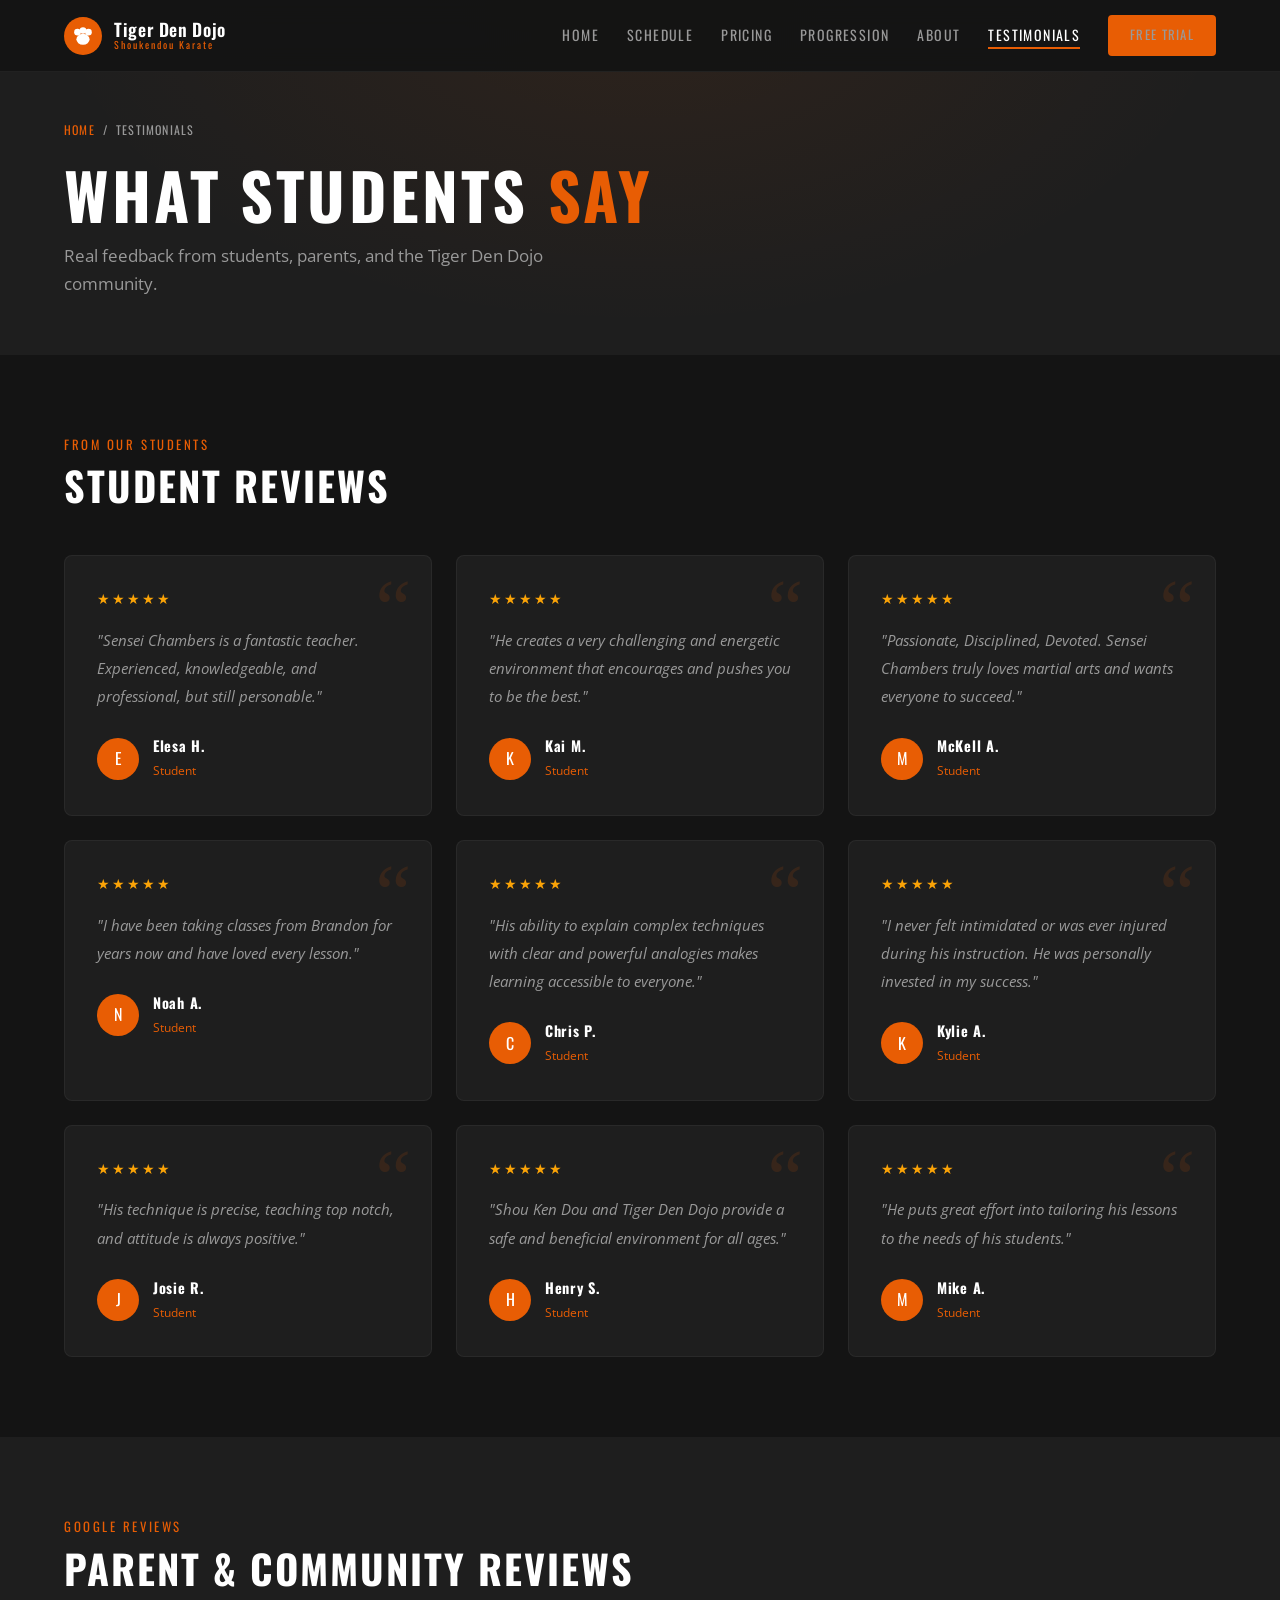
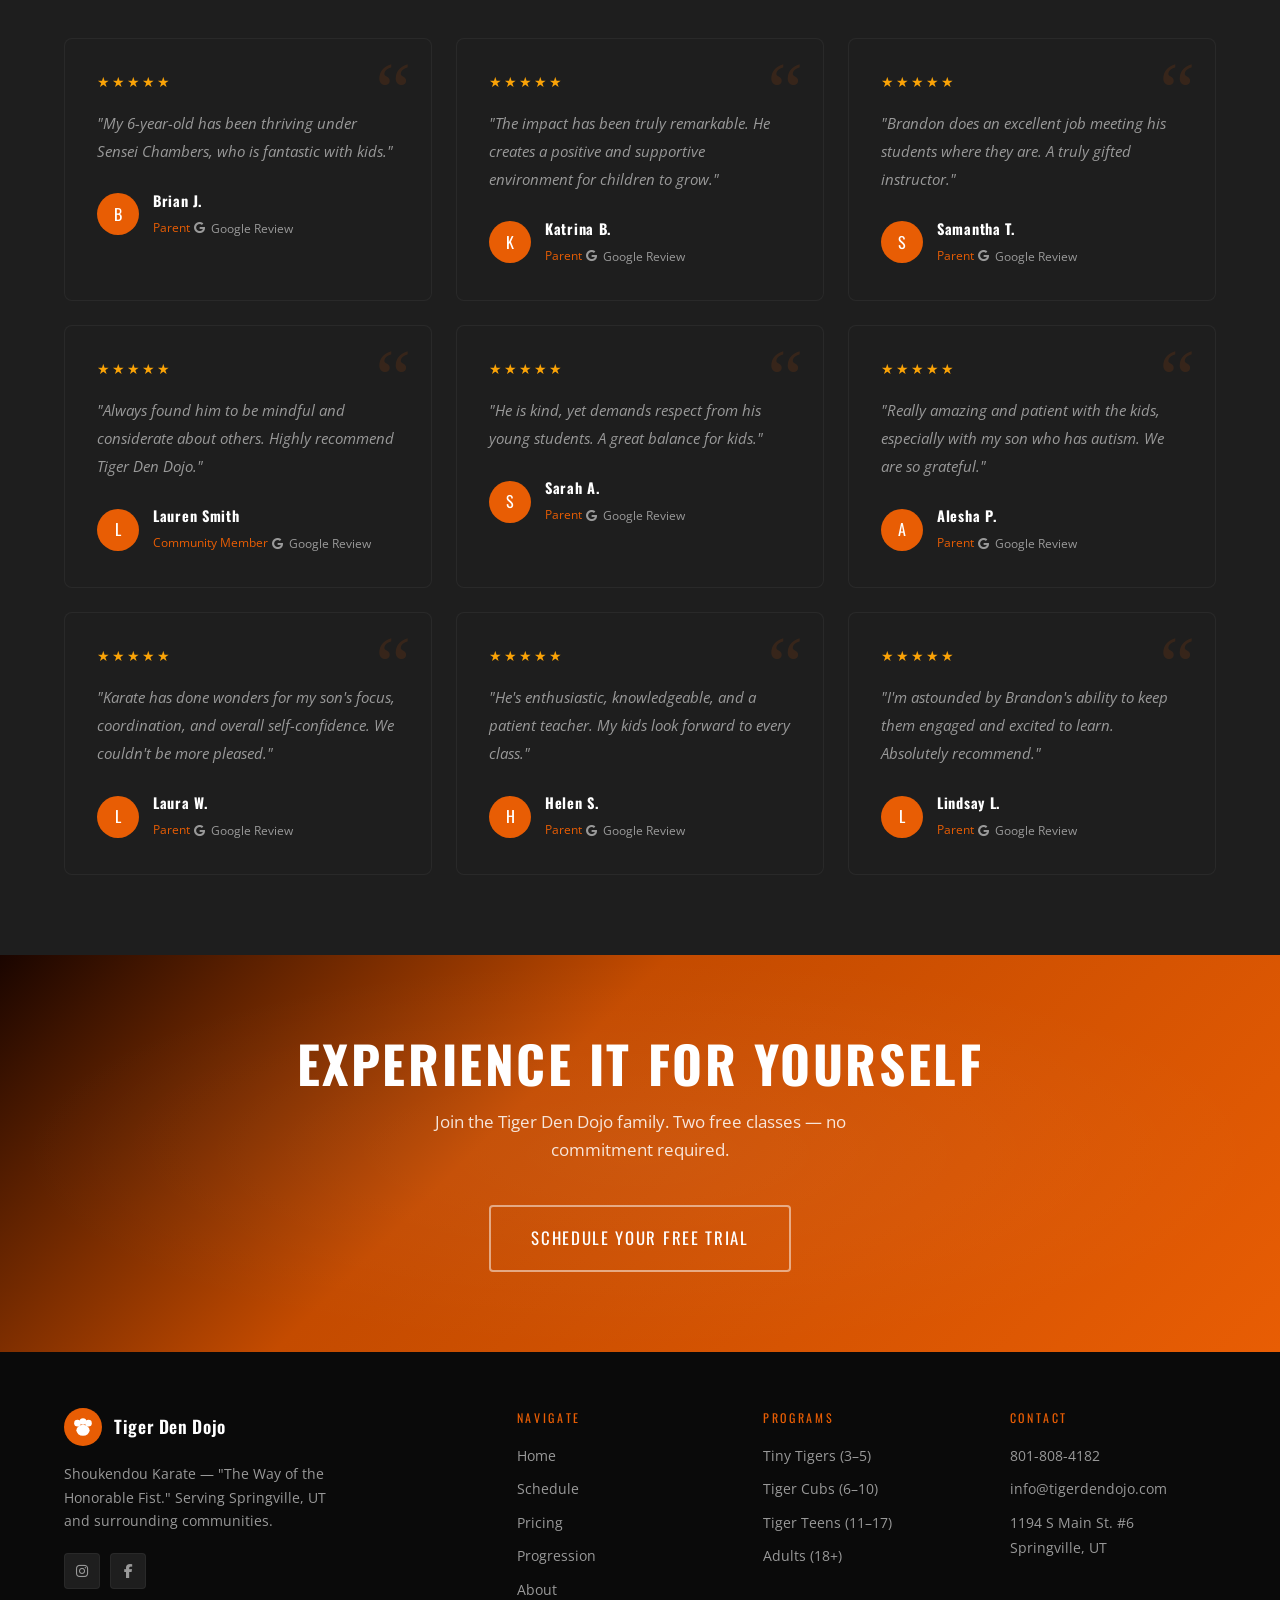
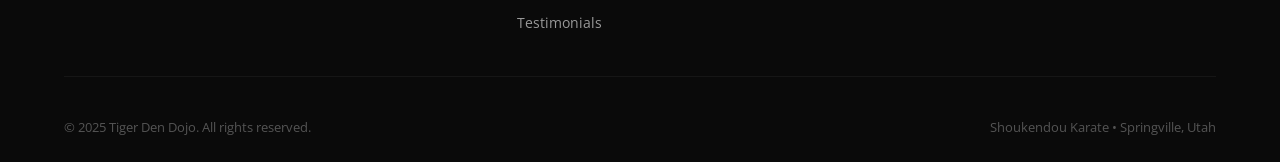
<file: testimonials.html>
<!DOCTYPE html>
<html lang="en">
<head>
  <meta charset="UTF-8">
  <meta name="viewport" content="width=device-width, initial-scale=1.0">
  <meta name="description" content="See what students and parents say about Tiger Den Dojo and Sensei Brandon Chambers. Springville, Utah karate.">
  <title>Testimonials | Tiger Den Dojo</title>
  <link rel="preconnect" href="https://fonts.googleapis.com">
  <link rel="preconnect" href="https://fonts.gstatic.com" crossorigin>
  <link href="https://fonts.googleapis.com/css2?family=Oswald:wght@400;500;600;700&family=Open+Sans:ital,wght@0,400;0,600;1,400&display=swap" rel="stylesheet">
  <link rel="stylesheet" href="https://cdnjs.cloudflare.com/ajax/libs/font-awesome/6.5.0/css/all.min.css">
  <link rel="stylesheet" href="css/style.css">
</head>
<body>

  <!-- ======= NAVBAR ======= -->
  <nav class="navbar">
    <div class="container">
      <a href="index.html" class="logo">
        <div class="logo-icon">
          <svg width="22" height="22" viewBox="0 0 40 40" fill="none" aria-hidden="true">
            <ellipse cx="20" cy="26" rx="12" ry="10" fill="white"/>
            <circle cx="10" cy="13" r="6" fill="white"/>
            <circle cx="20" cy="10" r="6" fill="white"/>
            <circle cx="30" cy="13" r="6" fill="white"/>
          </svg>
        </div>
        <div class="logo-text">
          <span class="logo-name">Tiger Den Dojo</span>
          <span class="logo-sub">Shoukendou Karate</span>
        </div>
      </a>
      <button class="nav-toggle" aria-label="Toggle menu">
        <span></span><span></span><span></span>
      </button>
      <ul class="nav-links">
        <li><a href="index.html">Home</a></li>
        <li><a href="schedule.html">Schedule</a></li>
        <li><a href="pricing.html">Pricing</a></li>
        <li><a href="progression.html">Progression</a></li>
        <li><a href="about.html">About</a></li>
        <li><a href="testimonials.html">Testimonials</a></li>
        <li><a href="schedule.html" class="btn btn-primary">Free Trial</a></li>
      </ul>
    </div>
  </nav>

  <!-- ======= PAGE HERO ======= -->
  <section class="page-hero">
    <div class="container">
      <nav class="breadcrumb" aria-label="Breadcrumb">
        <a href="index.html">Home</a>
        <span class="breadcrumb-sep">/</span>
        <span>Testimonials</span>
      </nav>
      <h1>What Students <span class="text-orange">Say</span></h1>
      <p class="lead">Real feedback from students, parents, and the Tiger Den Dojo community.</p>
    </div>
  </section>

  <!-- ======= STUDENT TESTIMONIALS ======= -->
  <section>
    <div class="container">
      <div class="section-header">
        <span class="section-subtitle">From Our Students</span>
        <h2 class="section-title">Student Reviews</h2>
      </div>
      <div class="testimonials-grid">

        <div class="testimonial-card">
          <div class="stars">★★★★★</div>
          <p class="testimonial-text">"Sensei Chambers is a fantastic teacher. Experienced, knowledgeable, and professional, but still personable."</p>
          <div class="testimonial-author">
            <div class="author-avatar">E</div>
            <div class="author-info"><strong>Elesa H.</strong><span>Student</span></div>
          </div>
        </div>

        <div class="testimonial-card">
          <div class="stars">★★★★★</div>
          <p class="testimonial-text">"He creates a very challenging and energetic environment that encourages and pushes you to be the best."</p>
          <div class="testimonial-author">
            <div class="author-avatar">K</div>
            <div class="author-info"><strong>Kai M.</strong><span>Student</span></div>
          </div>
        </div>

        <div class="testimonial-card">
          <div class="stars">★★★★★</div>
          <p class="testimonial-text">"Passionate, Disciplined, Devoted. Sensei Chambers truly loves martial arts and wants everyone to succeed."</p>
          <div class="testimonial-author">
            <div class="author-avatar">M</div>
            <div class="author-info"><strong>McKell A.</strong><span>Student</span></div>
          </div>
        </div>

        <div class="testimonial-card">
          <div class="stars">★★★★★</div>
          <p class="testimonial-text">"I have been taking classes from Brandon for years now and have loved every lesson."</p>
          <div class="testimonial-author">
            <div class="author-avatar">N</div>
            <div class="author-info"><strong>Noah A.</strong><span>Student</span></div>
          </div>
        </div>

        <div class="testimonial-card">
          <div class="stars">★★★★★</div>
          <p class="testimonial-text">"His ability to explain complex techniques with clear and powerful analogies makes learning accessible to everyone."</p>
          <div class="testimonial-author">
            <div class="author-avatar">C</div>
            <div class="author-info"><strong>Chris P.</strong><span>Student</span></div>
          </div>
        </div>

        <div class="testimonial-card">
          <div class="stars">★★★★★</div>
          <p class="testimonial-text">"I never felt intimidated or was ever injured during his instruction. He was personally invested in my success."</p>
          <div class="testimonial-author">
            <div class="author-avatar">K</div>
            <div class="author-info"><strong>Kylie A.</strong><span>Student</span></div>
          </div>
        </div>

        <div class="testimonial-card">
          <div class="stars">★★★★★</div>
          <p class="testimonial-text">"His technique is precise, teaching top notch, and attitude is always positive."</p>
          <div class="testimonial-author">
            <div class="author-avatar">J</div>
            <div class="author-info"><strong>Josie R.</strong><span>Student</span></div>
          </div>
        </div>

        <div class="testimonial-card">
          <div class="stars">★★★★★</div>
          <p class="testimonial-text">"Shou Ken Dou and Tiger Den Dojo provide a safe and beneficial environment for all ages."</p>
          <div class="testimonial-author">
            <div class="author-avatar">H</div>
            <div class="author-info"><strong>Henry S.</strong><span>Student</span></div>
          </div>
        </div>

        <div class="testimonial-card">
          <div class="stars">★★★★★</div>
          <p class="testimonial-text">"He puts great effort into tailoring his lessons to the needs of his students."</p>
          <div class="testimonial-author">
            <div class="author-avatar">M</div>
            <div class="author-info"><strong>Mike A.</strong><span>Student</span></div>
          </div>
        </div>

      </div>
    </div>
  </section>

  <!-- ======= GOOGLE REVIEWS ======= -->
  <section class="bg-dark-2">
    <div class="container">
      <div class="section-header">
        <span class="section-subtitle">Google Reviews</span>
        <h2 class="section-title">Parent &amp; Community Reviews</h2>
      </div>
      <div class="testimonials-grid">

        <div class="testimonial-card">
          <div class="stars">★★★★★</div>
          <p class="testimonial-text">"My 6-year-old has been thriving under Sensei Chambers, who is fantastic with kids."</p>
          <div class="testimonial-author">
            <div class="author-avatar">B</div>
            <div class="author-info">
              <strong>Brian J.</strong>
              <span>Parent</span>
              <div class="source-badge"><i class="fa-brands fa-google"></i> Google Review</div>
            </div>
          </div>
        </div>

        <div class="testimonial-card">
          <div class="stars">★★★★★</div>
          <p class="testimonial-text">"The impact has been truly remarkable. He creates a positive and supportive environment for children to grow."</p>
          <div class="testimonial-author">
            <div class="author-avatar">K</div>
            <div class="author-info">
              <strong>Katrina B.</strong>
              <span>Parent</span>
              <div class="source-badge"><i class="fa-brands fa-google"></i> Google Review</div>
            </div>
          </div>
        </div>

        <div class="testimonial-card">
          <div class="stars">★★★★★</div>
          <p class="testimonial-text">"Brandon does an excellent job meeting his students where they are. A truly gifted instructor."</p>
          <div class="testimonial-author">
            <div class="author-avatar">S</div>
            <div class="author-info">
              <strong>Samantha T.</strong>
              <span>Parent</span>
              <div class="source-badge"><i class="fa-brands fa-google"></i> Google Review</div>
            </div>
          </div>
        </div>

        <div class="testimonial-card">
          <div class="stars">★★★★★</div>
          <p class="testimonial-text">"Always found him to be mindful and considerate about others. Highly recommend Tiger Den Dojo."</p>
          <div class="testimonial-author">
            <div class="author-avatar">L</div>
            <div class="author-info">
              <strong>Lauren Smith</strong>
              <span>Community Member</span>
              <div class="source-badge"><i class="fa-brands fa-google"></i> Google Review</div>
            </div>
          </div>
        </div>

        <div class="testimonial-card">
          <div class="stars">★★★★★</div>
          <p class="testimonial-text">"He is kind, yet demands respect from his young students. A great balance for kids."</p>
          <div class="testimonial-author">
            <div class="author-avatar">S</div>
            <div class="author-info">
              <strong>Sarah A.</strong>
              <span>Parent</span>
              <div class="source-badge"><i class="fa-brands fa-google"></i> Google Review</div>
            </div>
          </div>
        </div>

        <div class="testimonial-card">
          <div class="stars">★★★★★</div>
          <p class="testimonial-text">"Really amazing and patient with the kids, especially with my son who has autism. We are so grateful."</p>
          <div class="testimonial-author">
            <div class="author-avatar">A</div>
            <div class="author-info">
              <strong>Alesha P.</strong>
              <span>Parent</span>
              <div class="source-badge"><i class="fa-brands fa-google"></i> Google Review</div>
            </div>
          </div>
        </div>

        <div class="testimonial-card">
          <div class="stars">★★★★★</div>
          <p class="testimonial-text">"Karate has done wonders for my son's focus, coordination, and overall self-confidence. We couldn't be more pleased."</p>
          <div class="testimonial-author">
            <div class="author-avatar">L</div>
            <div class="author-info">
              <strong>Laura W.</strong>
              <span>Parent</span>
              <div class="source-badge"><i class="fa-brands fa-google"></i> Google Review</div>
            </div>
          </div>
        </div>

        <div class="testimonial-card">
          <div class="stars">★★★★★</div>
          <p class="testimonial-text">"He's enthusiastic, knowledgeable, and a patient teacher. My kids look forward to every class."</p>
          <div class="testimonial-author">
            <div class="author-avatar">H</div>
            <div class="author-info">
              <strong>Helen S.</strong>
              <span>Parent</span>
              <div class="source-badge"><i class="fa-brands fa-google"></i> Google Review</div>
            </div>
          </div>
        </div>

        <div class="testimonial-card">
          <div class="stars">★★★★★</div>
          <p class="testimonial-text">"I'm astounded by Brandon's ability to keep them engaged and excited to learn. Absolutely recommend."</p>
          <div class="testimonial-author">
            <div class="author-avatar">L</div>
            <div class="author-info">
              <strong>Lindsay L.</strong>
              <span>Parent</span>
              <div class="source-badge"><i class="fa-brands fa-google"></i> Google Review</div>
            </div>
          </div>
        </div>

      </div>
    </div>
  </section>

  <!-- ======= CTA ======= -->
  <section class="cta-section">
    <div class="container">
      <h2>Experience It for Yourself</h2>
      <p>Join the Tiger Den Dojo family. Two free classes — no commitment required.</p>
      <a href="schedule.html" class="btn btn-outline btn-lg">Schedule Your Free Trial</a>
    </div>
  </section>

  <!-- ======= FOOTER ======= -->
  <footer class="footer">
    <div class="container">
      <div class="footer-grid">
        <div class="footer-brand">
          <a href="index.html" class="logo">
            <div class="logo-icon">
              <svg width="22" height="22" viewBox="0 0 40 40" fill="none" aria-hidden="true">
                <ellipse cx="20" cy="26" rx="12" ry="10" fill="white"/>
                <circle cx="10" cy="13" r="6" fill="white"/>
                <circle cx="20" cy="10" r="6" fill="white"/>
                <circle cx="30" cy="13" r="6" fill="white"/>
              </svg>
            </div>
            <div class="logo-text">
              <span class="logo-name">Tiger Den Dojo</span>
            </div>
          </a>
          <p>Shoukendou Karate — "The Way of the Honorable Fist." Serving Springville, UT and surrounding communities.</p>
          <div class="footer-social">
            <a href="#" class="social-link" aria-label="Instagram"><i class="fa-brands fa-instagram"></i></a>
            <a href="#" class="social-link" aria-label="Facebook"><i class="fa-brands fa-facebook-f"></i></a>
          </div>
        </div>
        <div>
          <p class="footer-heading">Navigate</p>
          <ul class="footer-links">
            <li><a href="index.html">Home</a></li>
            <li><a href="schedule.html">Schedule</a></li>
            <li><a href="pricing.html">Pricing</a></li>
            <li><a href="progression.html">Progression</a></li>
        <li><a href="about.html">About</a></li>
            <li><a href="testimonials.html">Testimonials</a></li>
          </ul>
        </div>
        <div>
          <p class="footer-heading">Programs</p>
          <ul class="footer-links">
            <li><a href="schedule.html">Tiny Tigers (3–5)</a></li>
            <li><a href="schedule.html">Tiger Cubs (6–10)</a></li>
            <li><a href="schedule.html">Tiger Teens (11–17)</a></li>
            <li><a href="schedule.html">Adults (18+)</a></li>
          </ul>
        </div>
        <div>
          <p class="footer-heading">Contact</p>
          <ul class="footer-links">
            <li><a href="tel:8018084182">801-808-4182</a></li>
            <li><a href="mailto:info@tigerdendojo.com">info@tigerdendojo.com</a></li>
            <li><a href="#">1194 S Main St. #6<br>Springville, UT</a></li>
          </ul>
        </div>
      </div>
      <div class="footer-bottom">
        <p>&copy; 2025 Tiger Den Dojo. All rights reserved.</p>
        <p>Shoukendou Karate &bull; Springville, Utah</p>
      </div>
    </div>
  </footer>

  <script src="js/main.js"></script>
</body>
</html>
</file>
<file: css/style.css>
/* === VARIABLES === */
:root {
  --orange: #E85D04;
  --orange-light: #F48C06;
  --orange-dark: #C44B00;
  --gold: #FAA307;
  --dark: #141414;
  --dark-2: #1E1E1E;
  --dark-3: #2A2A2A;
  --white: #FFFFFF;
  --gray: #999999;
  --light-gray: #F5F5F0;

  --font-heading: 'Oswald', sans-serif;
  --font-body: 'Open Sans', sans-serif;

  --max-width: 1200px;
  --nav-height: 72px;

  --shadow: 0 4px 20px rgba(0, 0, 0, 0.3);
  --shadow-orange: 0 4px 20px rgba(232, 93, 4, 0.3);

  --radius: 4px;
  --radius-lg: 8px;
  --transition: 0.3s ease;
}

/* === RESET === */
*,
*::before,
*::after {
  box-sizing: border-box;
  margin: 0;
  padding: 0;
}

html {
  scroll-behavior: smooth;
}

body {
  font-family: var(--font-body);
  background: var(--dark);
  color: var(--white);
  line-height: 1.6;
}

a {
  color: inherit;
  text-decoration: none;
}

img {
  max-width: 100%;
  display: block;
}

ul {
  list-style: none;
}

/* === TYPOGRAPHY === */
h1, h2, h3, h4, h5, h6 {
  font-family: var(--font-heading);
  text-transform: uppercase;
  letter-spacing: 0.05em;
  line-height: 1.1;
}

.section-title {
  font-size: 2.5rem;
  color: var(--white);
  margin-bottom: 0.75rem;
}

.section-subtitle {
  color: var(--orange);
  font-family: var(--font-heading);
  text-transform: uppercase;
  letter-spacing: 0.2em;
  font-size: 0.8rem;
  display: block;
  margin-bottom: 0.5rem;
}

.section-lead {
  color: var(--gray);
  max-width: 600px;
  margin-bottom: 2rem;
  font-size: 1.05rem;
  line-height: 1.7;
}

/* === LAYOUT === */
.container {
  max-width: var(--max-width);
  margin: 0 auto;
  padding: 0 1.5rem;
}

section {
  padding: 5rem 0;
}

.section-header {
  margin-bottom: 3rem;
}

.section-header.centered {
  text-align: center;
}

.section-header.centered .section-lead {
  margin: 0 auto 2rem;
}

/* === BUTTONS === */
.btn {
  display: inline-block;
  padding: 0.875rem 2rem;
  font-family: var(--font-heading);
  font-size: 1rem;
  text-transform: uppercase;
  letter-spacing: 0.1em;
  border-radius: var(--radius);
  transition: var(--transition);
  cursor: pointer;
  border: 2px solid transparent;
  white-space: nowrap;
}

.btn-primary {
  background: var(--orange);
  color: var(--white);
  border-color: var(--orange);
}

.btn-primary:hover {
  background: var(--orange-dark);
  border-color: var(--orange-dark);
  transform: translateY(-2px);
  box-shadow: var(--shadow-orange);
}

.btn-outline {
  background: transparent;
  color: var(--white);
  border-color: rgba(255, 255, 255, 0.5);
}

.btn-outline:hover {
  background: var(--white);
  color: var(--dark);
  border-color: var(--white);
  transform: translateY(-2px);
}

.btn-outline-orange {
  background: transparent;
  color: var(--orange);
  border-color: var(--orange);
}

.btn-outline-orange:hover {
  background: var(--orange);
  color: var(--white);
  transform: translateY(-2px);
}

.btn-lg {
  padding: 1.125rem 2.5rem;
  font-size: 1.05rem;
}

/* === NAVBAR === */
.navbar {
  position: fixed;
  top: 0;
  left: 0;
  right: 0;
  z-index: 1000;
  background: rgba(20, 20, 20, 0.97);
  backdrop-filter: blur(12px);
  border-bottom: 1px solid rgba(255, 255, 255, 0.06);
  height: var(--nav-height);
  transition: box-shadow var(--transition);
}

.navbar.scrolled {
  box-shadow: 0 2px 20px rgba(0, 0, 0, 0.4);
}

.navbar .container {
  display: flex;
  align-items: center;
  justify-content: space-between;
  height: 100%;
}

.logo {
  display: flex;
  align-items: center;
  gap: 0.75rem;
}

.logo-icon {
  width: 38px;
  height: 38px;
  background: var(--orange);
  border-radius: 50%;
  display: flex;
  align-items: center;
  justify-content: center;
  flex-shrink: 0;
}

.logo-text {
  font-family: var(--font-heading);
  letter-spacing: 0.04em;
  line-height: 1.1;
}

.logo-text .logo-name {
  display: block;
  font-size: 1.1rem;
  font-weight: 600;
}

.logo-text .logo-sub {
  display: block;
  font-size: 0.62rem;
  color: var(--orange);
  letter-spacing: 0.2em;
}

.nav-links {
  display: flex;
  align-items: center;
  gap: 1.75rem;
}

.nav-links a {
  font-family: var(--font-heading);
  font-size: 0.875rem;
  text-transform: uppercase;
  letter-spacing: 0.1em;
  color: var(--gray);
  transition: var(--transition);
  position: relative;
}

.nav-links a::after {
  content: '';
  position: absolute;
  bottom: -4px;
  left: 0;
  right: 0;
  height: 2px;
  background: var(--orange);
  transform: scaleX(0);
  transition: var(--transition);
}

.nav-links a:hover,
.nav-links a.active {
  color: var(--white);
}

.nav-links a:hover::after,
.nav-links a.active::after {
  transform: scaleX(1);
}

.nav-links .btn {
  padding: 0.5rem 1.25rem;
  font-size: 0.8rem;
}

.nav-links .btn::after {
  display: none;
}

.nav-toggle {
  display: none;
  flex-direction: column;
  gap: 5px;
  cursor: pointer;
  background: none;
  border: none;
  padding: 6px;
}

.nav-toggle span {
  display: block;
  width: 24px;
  height: 2px;
  background: var(--white);
  transition: var(--transition);
  transform-origin: center;
}

.nav-toggle.active span:nth-child(1) {
  transform: translateY(7px) rotate(45deg);
}

.nav-toggle.active span:nth-child(2) {
  opacity: 0;
  transform: scaleX(0);
}

.nav-toggle.active span:nth-child(3) {
  transform: translateY(-7px) rotate(-45deg);
}

/* === HERO === */
.hero {
  min-height: 100vh;
  display: flex;
  align-items: center;
  position: relative;
  overflow: hidden;
  padding-top: var(--nav-height);
}

.hero-bg {
  position: absolute;
  inset: 0;
  background: linear-gradient(145deg, #0d0d0d 0%, #1a0a00 60%, #141414 100%);
}

.hero-bg::before {
  content: '';
  position: absolute;
  inset: 0;
  background: radial-gradient(ellipse at 65% 50%, rgba(232, 93, 4, 0.12) 0%, transparent 65%);
}

.hero-bg::after {
  content: '虎';
  position: absolute;
  right: -5%;
  top: 50%;
  transform: translateY(-50%);
  font-size: 60vw;
  color: rgba(255, 255, 255, 0.018);
  line-height: 1;
  pointer-events: none;
  user-select: none;
}

.hero-stripe {
  position: absolute;
  top: 0;
  right: 0;
  bottom: 0;
  width: 4px;
  background: var(--orange);
  opacity: 0.6;
}

.hero .container {
  position: relative;
  z-index: 1;
}

.hero-content {
  max-width: 680px;
}

.hero-eyebrow {
  display: inline-flex;
  align-items: center;
  gap: 0.5rem;
  font-family: var(--font-heading);
  font-size: 0.78rem;
  text-transform: uppercase;
  letter-spacing: 0.3em;
  color: var(--orange);
  margin-bottom: 1.5rem;
  padding: 0.4rem 1rem;
  border: 1px solid rgba(232, 93, 4, 0.4);
  border-radius: 2px;
}

.hero h1 {
  font-size: clamp(3.5rem, 7.5vw, 6.5rem);
  font-weight: 700;
  line-height: 0.95;
  margin-bottom: 1.25rem;
}

.hero h1 .highlight {
  color: var(--orange);
  display: block;
}

.hero-tagline {
  font-family: var(--font-heading);
  font-size: 1.05rem;
  color: var(--gray);
  letter-spacing: 0.18em;
  text-transform: uppercase;
  margin-bottom: 1rem;
}

.hero-divider {
  width: 60px;
  height: 2px;
  background: var(--orange);
  margin-bottom: 1rem;
}

.hero-values {
  font-family: var(--font-heading);
  font-size: 0.85rem;
  letter-spacing: 0.22em;
  color: rgba(255, 255, 255, 0.5);
  text-transform: uppercase;
  margin-bottom: 2.5rem;
}

.hero-ctas {
  display: flex;
  gap: 1rem;
  flex-wrap: wrap;
}

.hero-scroll {
  position: absolute;
  bottom: 2rem;
  left: 50%;
  transform: translateX(-50%);
  display: flex;
  flex-direction: column;
  align-items: center;
  gap: 0.4rem;
  font-family: var(--font-heading);
  font-size: 0.65rem;
  letter-spacing: 0.25em;
  color: rgba(255, 255, 255, 0.3);
  text-transform: uppercase;
  animation: scrollBounce 2.2s ease-in-out infinite;
}

@keyframes scrollBounce {
  0%, 100% { transform: translateX(-50%) translateY(0); }
  50% { transform: translateX(-50%) translateY(8px); }
}

/* === PAGE HERO (inner pages) === */
.page-hero {
  padding: calc(var(--nav-height) + 3rem) 0 3.5rem;
  background: var(--dark-2);
  position: relative;
  overflow: hidden;
}

.page-hero::before {
  content: '';
  position: absolute;
  inset: 0;
  background: radial-gradient(ellipse at 50% 0%, rgba(232, 93, 4, 0.08) 0%, transparent 65%);
}

.page-hero .container {
  position: relative;
  z-index: 1;
}

.page-hero h1 {
  font-size: clamp(2.5rem, 5vw, 4rem);
  margin-bottom: 0.75rem;
}

.page-hero .lead {
  color: var(--gray);
  font-size: 1.05rem;
  max-width: 520px;
  line-height: 1.7;
}

.breadcrumb {
  display: flex;
  gap: 0.5rem;
  align-items: center;
  font-family: var(--font-heading);
  font-size: 0.75rem;
  letter-spacing: 0.1em;
  text-transform: uppercase;
  color: var(--gray);
  margin-bottom: 1.25rem;
}

.breadcrumb a {
  color: var(--orange);
  transition: var(--transition);
}

.breadcrumb a:hover {
  color: var(--orange-light);
}

/* === PROGRAMS === */
.programs-grid {
  display: grid;
  grid-template-columns: repeat(auto-fit, minmax(260px, 1fr));
  gap: 1.5rem;
}

.program-card {
  background: var(--dark-2);
  border: 1px solid rgba(255, 255, 255, 0.05);
  border-radius: var(--radius-lg);
  padding: 2rem;
  position: relative;
  overflow: hidden;
  transition: transform var(--transition), box-shadow var(--transition), border-color var(--transition);
}

.program-card::before {
  content: '';
  position: absolute;
  top: 0;
  left: 0;
  right: 0;
  height: 3px;
  background: var(--orange);
}

.program-card:hover {
  transform: translateY(-5px);
  border-color: rgba(232, 93, 4, 0.25);
  box-shadow: 0 10px 35px rgba(0, 0, 0, 0.35);
}

.program-icon {
  font-size: 2rem;
  margin-bottom: 1rem;
  line-height: 1;
}

.program-age {
  display: inline-block;
  background: rgba(232, 93, 4, 0.12);
  color: var(--orange);
  font-family: var(--font-heading);
  font-size: 0.72rem;
  letter-spacing: 0.12em;
  text-transform: uppercase;
  padding: 0.25rem 0.75rem;
  border-radius: 2px;
  margin-bottom: 0.875rem;
}

.program-card h3 {
  font-size: 1.5rem;
  margin-bottom: 0.75rem;
}

.program-card p {
  color: var(--gray);
  font-size: 0.9rem;
  line-height: 1.75;
  margin-bottom: 1.5rem;
}

.program-details {
  display: flex;
  flex-direction: column;
  gap: 0.5rem;
  margin-bottom: 1.5rem;
}

.program-detail {
  display: flex;
  align-items: center;
  gap: 0.625rem;
  font-size: 0.875rem;
  color: var(--gray);
}

.program-detail strong {
  color: var(--white);
}

.program-price {
  font-family: var(--font-heading);
  font-size: 1.5rem;
  color: var(--orange);
}

.program-price span {
  font-size: 0.85rem;
  color: var(--gray);
  font-family: var(--font-body);
}

/* === VALUES === */
.values-section {
  background: var(--dark-2);
}

.values-grid {
  display: grid;
  grid-template-columns: repeat(auto-fit, minmax(200px, 1fr));
  gap: 2rem;
}

.value-card {
  text-align: center;
  padding: 2.5rem 1.5rem;
  border-radius: var(--radius-lg);
  border: 1px solid rgba(255, 255, 255, 0.04);
  transition: border-color var(--transition), background var(--transition);
}

.value-card:hover {
  border-color: rgba(232, 93, 4, 0.2);
  background: rgba(232, 93, 4, 0.04);
}

.value-icon {
  font-size: 2rem;
  margin-bottom: 1rem;
  color: var(--orange);
}

.value-card h3 {
  font-size: 1.25rem;
  margin-bottom: 0.625rem;
}

.value-card p {
  color: var(--gray);
  font-size: 0.88rem;
  line-height: 1.75;
}

/* === INSTRUCTOR === */
.instructor-section {
  background: var(--dark-2);
}

.instructor-content {
  display: grid;
  grid-template-columns: 1fr 1.4fr;
  gap: 4rem;
  align-items: center;
}

.instructor-image {
  background: var(--dark-3);
  border-radius: var(--radius-lg);
  aspect-ratio: 4 / 5;
  display: flex;
  align-items: center;
  justify-content: center;
  font-size: 7rem;
  border: 1px solid rgba(255, 255, 255, 0.06);
  position: relative;
  overflow: hidden;
}

.instructor-image::after {
  content: '';
  position: absolute;
  bottom: 0;
  left: 0;
  right: 0;
  height: 35%;
  background: linear-gradient(to top, rgba(232, 93, 4, 0.12), transparent);
}

.instructor-image-caption {
  position: absolute;
  bottom: 1rem;
  left: 50%;
  transform: translateX(-50%);
  font-family: var(--font-heading);
  font-size: 0.7rem;
  letter-spacing: 0.15em;
  color: rgba(255, 255, 255, 0.3);
  text-transform: uppercase;
  white-space: nowrap;
  z-index: 1;
}

.instructor-bio .section-subtitle {
  margin-bottom: 0.5rem;
}

.instructor-bio h2 {
  font-size: 2.5rem;
  margin-bottom: 0.25rem;
}

.instructor-title {
  font-family: var(--font-heading);
  font-size: 0.8rem;
  letter-spacing: 0.2em;
  color: var(--gray);
  text-transform: uppercase;
  margin-bottom: 1.75rem;
}

.instructor-bio p {
  color: var(--gray);
  line-height: 1.85;
  margin-bottom: 1rem;
  font-size: 0.95rem;
}

.credentials {
  display: flex;
  flex-wrap: wrap;
  gap: 0.625rem;
  margin-top: 1.75rem;
}

.credential {
  background: rgba(232, 93, 4, 0.08);
  border: 1px solid rgba(232, 93, 4, 0.2);
  color: var(--orange);
  font-family: var(--font-heading);
  font-size: 0.75rem;
  letter-spacing: 0.1em;
  text-transform: uppercase;
  padding: 0.35rem 0.875rem;
  border-radius: 2px;
}

/* === TESTIMONIALS === */
.testimonials-grid {
  display: grid;
  grid-template-columns: repeat(auto-fit, minmax(300px, 1fr));
  gap: 1.5rem;
}

.testimonial-card {
  background: var(--dark-2);
  border: 1px solid rgba(255, 255, 255, 0.05);
  border-radius: var(--radius-lg);
  padding: 2rem;
  position: relative;
  transition: border-color var(--transition), box-shadow var(--transition);
}

.testimonial-card:hover {
  border-color: rgba(232, 93, 4, 0.2);
  box-shadow: 0 6px 25px rgba(0, 0, 0, 0.2);
}

.testimonial-card::before {
  content: '\201C';
  position: absolute;
  top: 0.75rem;
  right: 1.25rem;
  font-size: 5rem;
  color: var(--orange);
  opacity: 0.12;
  font-family: Georgia, serif;
  line-height: 1;
  pointer-events: none;
}

.stars {
  color: var(--gold);
  font-size: 0.85rem;
  letter-spacing: 2px;
  margin-bottom: 1rem;
}

.testimonial-text {
  color: var(--gray);
  font-style: italic;
  line-height: 1.85;
  margin-bottom: 1.5rem;
  font-size: 0.95rem;
}

.testimonial-author {
  display: flex;
  align-items: center;
  gap: 0.875rem;
}

.author-avatar {
  width: 42px;
  height: 42px;
  background: var(--orange);
  border-radius: 50%;
  display: flex;
  align-items: center;
  justify-content: center;
  font-family: var(--font-heading);
  font-size: 1rem;
  color: var(--white);
  flex-shrink: 0;
}

.author-info strong {
  display: block;
  font-size: 0.9rem;
  font-family: var(--font-heading);
  letter-spacing: 0.05em;
}

.author-info span {
  font-size: 0.78rem;
  color: var(--orange);
}

.source-badge {
  display: inline-flex;
  align-items: center;
  gap: 0.375rem;
  font-size: 0.72rem;
  color: var(--gray);
  margin-top: 0.5rem;
}

/* === PRICING === */
.pricing-grid {
  display: grid;
  grid-template-columns: repeat(auto-fit, minmax(280px, 1fr));
  gap: 1.5rem;
  align-items: start;
}

.pricing-card {
  background: var(--dark-2);
  border: 1px solid rgba(255, 255, 255, 0.06);
  border-radius: var(--radius-lg);
  padding: 2rem;
  position: relative;
  transition: transform var(--transition), box-shadow var(--transition), border-color var(--transition);
}

.pricing-card.featured {
  border-color: var(--orange);
}

.pricing-card.featured::before {
  content: 'MOST POPULAR';
  position: absolute;
  top: -13px;
  left: 50%;
  transform: translateX(-50%);
  background: var(--orange);
  color: var(--white);
  font-family: var(--font-heading);
  font-size: 0.65rem;
  letter-spacing: 0.18em;
  padding: 0.3rem 1rem;
  border-radius: 2px;
  white-space: nowrap;
}

.pricing-card:hover {
  transform: translateY(-4px);
  box-shadow: 0 10px 35px rgba(0, 0, 0, 0.3);
  border-color: rgba(232, 93, 4, 0.3);
}

.pricing-header {
  margin-bottom: 1.5rem;
  padding-bottom: 1.5rem;
  border-bottom: 1px solid rgba(255, 255, 255, 0.05);
}

.pricing-age {
  display: inline-block;
  background: rgba(232, 93, 4, 0.12);
  color: var(--orange);
  font-family: var(--font-heading);
  font-size: 0.72rem;
  letter-spacing: 0.12em;
  text-transform: uppercase;
  padding: 0.25rem 0.75rem;
  border-radius: 2px;
  margin-bottom: 0.75rem;
}

.pricing-header h3 {
  font-size: 1.5rem;
  margin-bottom: 0.25rem;
}

.pricing-duration {
  color: var(--gray);
  font-size: 0.85rem;
}

.pricing-amount {
  margin: 1.5rem 0;
  display: flex;
  align-items: baseline;
  gap: 0.25rem;
}

.price-prefix {
  font-family: var(--font-heading);
  font-size: 1.25rem;
  color: var(--gray);
}

.price-value {
  font-family: var(--font-heading);
  font-size: 3.25rem;
  color: var(--white);
  line-height: 1;
}

.price-period {
  font-size: 0.85rem;
  color: var(--gray);
}

.pricing-options {
  margin-bottom: 1.5rem;
}

.pricing-option {
  display: flex;
  justify-content: space-between;
  align-items: center;
  padding: 0.625rem 0;
  border-bottom: 1px solid rgba(255, 255, 255, 0.04);
  font-size: 0.875rem;
}

.pricing-option:last-child {
  border-bottom: none;
}

.pricing-option .option-label {
  color: var(--gray);
}

.pricing-option .option-price {
  font-family: var(--font-heading);
  color: var(--orange);
  font-size: 1rem;
}

.pricing-features {
  list-style: none;
  margin-bottom: 2rem;
}

.pricing-features li {
  padding: 0.5rem 0;
  font-size: 0.875rem;
  color: var(--gray);
  display: flex;
  align-items: flex-start;
  gap: 0.625rem;
  border-bottom: 1px solid rgba(255, 255, 255, 0.03);
}

.pricing-features li:last-child {
  border-bottom: none;
}

.pricing-features li .check {
  color: var(--orange);
  flex-shrink: 0;
  margin-top: 1px;
}

/* === ADDITIONAL COSTS TABLE === */
.costs-table {
  width: 100%;
  border-collapse: collapse;
  margin-top: 1rem;
}

.costs-table th {
  background: var(--dark-3);
  font-family: var(--font-heading);
  font-size: 0.8rem;
  letter-spacing: 0.12em;
  text-transform: uppercase;
  padding: 0.875rem 1.25rem;
  text-align: left;
  color: var(--orange);
}

.costs-table td {
  padding: 0.875rem 1.25rem;
  border-bottom: 1px solid rgba(255, 255, 255, 0.04);
  font-size: 0.9rem;
  color: var(--gray);
}

.costs-table tr:hover td {
  background: rgba(255, 255, 255, 0.02);
}

.costs-table td:last-child {
  text-align: right;
  color: var(--white);
  font-family: var(--font-heading);
  font-size: 0.95rem;
}

/* === SCHEDULE === */
.schedule-wrapper {
  overflow-x: auto;
  -webkit-overflow-scrolling: touch;
  border-radius: var(--radius-lg);
  border: 1px solid rgba(255, 255, 255, 0.05);
}

.schedule-table {
  width: 100%;
  min-width: 680px;
  border-collapse: collapse;
}

.schedule-table th {
  background: var(--dark-3);
  font-family: var(--font-heading);
  font-size: 0.8rem;
  letter-spacing: 0.12em;
  text-transform: uppercase;
  padding: 1rem 1.25rem;
  text-align: left;
  color: var(--orange);
  border-bottom: 2px solid rgba(232, 93, 4, 0.3);
}

.schedule-table th:first-child {
  color: var(--gray);
}

.schedule-table td {
  padding: 0.875rem 1.25rem;
  border-bottom: 1px solid rgba(255, 255, 255, 0.04);
  font-size: 0.875rem;
  color: var(--gray);
  vertical-align: top;
  background: var(--dark-2);
}

.schedule-table tr:last-child td {
  border-bottom: none;
}

.schedule-table .time-col {
  color: var(--white);
  font-family: var(--font-heading);
  font-size: 0.85rem;
  letter-spacing: 0.05em;
  white-space: nowrap;
  background: rgba(255, 255, 255, 0.02);
  font-weight: 500;
}

.class-pill {
  display: inline-block;
  padding: 0.3rem 0.75rem;
  border-radius: 20px;
  font-size: 0.75rem;
  font-family: var(--font-heading);
  letter-spacing: 0.05em;
  margin: 2px;
  white-space: nowrap;
}

.class-pill.tiny    { background: rgba(250, 163, 7, 0.15);  color: #FAA307; border: 1px solid rgba(250,163,7,0.25); }
.class-pill.cubs    { background: rgba(232, 93, 4, 0.15);   color: #F48C06; border: 1px solid rgba(232,93,4,0.25); }
.class-pill.teens   { background: rgba(129, 140, 248, 0.12); color: #818CF8; border: 1px solid rgba(129,140,248,0.2); }
.class-pill.adults  { background: rgba(74, 222, 128, 0.12);  color: #4ADE80; border: 1px solid rgba(74,222,128,0.2); }

.schedule-legend {
  display: flex;
  flex-wrap: wrap;
  gap: 0.875rem;
  margin-bottom: 1.5rem;
}

.legend-item {
  display: flex;
  align-items: center;
  gap: 0.5rem;
  font-size: 0.85rem;
  color: var(--gray);
}

.legend-dot {
  width: 10px;
  height: 10px;
  border-radius: 50%;
}

.legend-dot.tiny   { background: #FAA307; }
.legend-dot.cubs   { background: #F48C06; }
.legend-dot.teens  { background: #818CF8; }
.legend-dot.adults { background: #4ADE80; }

.schedule-note {
  margin-top: 1rem;
  padding: 1rem 1.25rem;
  background: rgba(232, 93, 4, 0.07);
  border-left: 3px solid var(--orange);
  border-radius: 0 var(--radius) var(--radius) 0;
  font-size: 0.875rem;
  color: var(--gray);
  line-height: 1.7;
}

.schedule-note strong {
  color: var(--orange);
}

/* === CONTACT === */
.contact-grid {
  display: grid;
  grid-template-columns: 1fr 1fr;
  gap: 3rem;
  align-items: start;
}

.contact-info {
  display: flex;
  flex-direction: column;
  gap: 1.5rem;
}

.contact-item {
  display: flex;
  gap: 1rem;
  align-items: flex-start;
}

.contact-icon {
  width: 44px;
  height: 44px;
  background: rgba(232, 93, 4, 0.12);
  border-radius: var(--radius);
  display: flex;
  align-items: center;
  justify-content: center;
  font-size: 1.1rem;
  color: var(--orange);
  flex-shrink: 0;
}

.contact-item h4 {
  font-family: var(--font-heading);
  font-size: 0.72rem;
  letter-spacing: 0.2em;
  color: var(--orange);
  text-transform: uppercase;
  margin-bottom: 0.3rem;
}

.contact-item p {
  color: var(--gray);
  font-size: 0.9rem;
  line-height: 1.6;
}

.contact-item a {
  color: var(--white);
  transition: var(--transition);
}

.contact-item a:hover {
  color: var(--orange);
}

.map-placeholder {
  background: var(--dark-2);
  border-radius: var(--radius-lg);
  aspect-ratio: 4 / 3;
  display: flex;
  align-items: center;
  justify-content: center;
  border: 1px solid rgba(255, 255, 255, 0.05);
  color: var(--gray);
  font-size: 0.9rem;
  text-align: center;
  flex-direction: column;
  gap: 0.5rem;
  padding: 2rem;
}

/* === FAQ === */
.faq-list {
  max-width: 820px;
  margin: 0 auto;
}

.faq-item {
  border-bottom: 1px solid rgba(255, 255, 255, 0.06);
}

.faq-question {
  display: flex;
  justify-content: space-between;
  align-items: center;
  padding: 1.5rem 0;
  cursor: pointer;
  font-family: var(--font-heading);
  font-size: 1.05rem;
  letter-spacing: 0.03em;
  transition: color var(--transition);
  user-select: none;
}

.faq-question:hover {
  color: var(--orange);
}

.faq-toggle {
  font-size: 1.4rem;
  color: var(--orange);
  transition: transform var(--transition);
  flex-shrink: 0;
  margin-left: 1.5rem;
  line-height: 1;
}

.faq-item.open .faq-toggle {
  transform: rotate(45deg);
}

.faq-answer {
  max-height: 0;
  overflow: hidden;
  transition: max-height 0.35s ease, padding 0.35s ease;
}

.faq-answer.open {
  max-height: 500px;
  padding-bottom: 1.5rem;
}

.faq-answer p {
  color: var(--gray);
  line-height: 1.85;
  font-size: 0.95rem;
}

.faq-answer ul {
  list-style: disc;
  padding-left: 1.25rem;
  margin-top: 0.5rem;
}

.faq-answer ul li {
  color: var(--gray);
  font-size: 0.9rem;
  line-height: 1.7;
  padding: 0.2rem 0;
}

/* === CTA SECTION === */
.cta-section {
  background: linear-gradient(135deg, #1a0500 0%, #C44B00 40%, #E85D04 100%);
  padding: 5rem 0;
  text-align: center;
  position: relative;
  overflow: hidden;
}

.cta-section::before {
  content: '';
  position: absolute;
  inset: 0;
  background: radial-gradient(ellipse at 50% 50%, rgba(255,255,255,0.05) 0%, transparent 70%);
}

.cta-section .container {
  position: relative;
  z-index: 1;
}

.cta-section h2 {
  font-size: clamp(2rem, 4vw, 3.25rem);
  margin-bottom: 1rem;
}

.cta-section p {
  font-size: 1.05rem;
  opacity: 0.85;
  max-width: 500px;
  margin: 0 auto 2.5rem;
  line-height: 1.7;
}

/* === FOOTER === */
.footer {
  background: #0A0A0A;
  padding: 3.5rem 0 1.5rem;
}

.footer-grid {
  display: grid;
  grid-template-columns: 2fr 1fr 1fr 1fr;
  gap: 2.5rem;
  margin-bottom: 2.5rem;
  padding-bottom: 2.5rem;
  border-bottom: 1px solid rgba(255, 255, 255, 0.05);
}

.footer-brand p {
  color: var(--gray);
  font-size: 0.85rem;
  margin-top: 1rem;
  max-width: 280px;
  line-height: 1.75;
}

.footer-heading {
  font-family: var(--font-heading);
  font-size: 0.75rem;
  letter-spacing: 0.22em;
  text-transform: uppercase;
  color: var(--orange);
  margin-bottom: 1rem;
}

.footer-links {
  display: flex;
  flex-direction: column;
  gap: 0.5rem;
}

.footer-links a {
  font-size: 0.875rem;
  color: var(--gray);
  transition: var(--transition);
  padding: 0.15rem 0;
}

.footer-links a:hover {
  color: var(--orange);
  padding-left: 4px;
}

.footer-social {
  display: flex;
  gap: 0.625rem;
  margin-top: 1.25rem;
}

.social-link {
  width: 36px;
  height: 36px;
  background: var(--dark-2);
  border-radius: var(--radius);
  display: flex;
  align-items: center;
  justify-content: center;
  font-size: 0.875rem;
  color: var(--gray);
  transition: var(--transition);
  border: 1px solid rgba(255, 255, 255, 0.05);
}

.social-link:hover {
  background: var(--orange);
  color: var(--white);
  border-color: var(--orange);
}

.footer-bottom {
  display: flex;
  justify-content: space-between;
  align-items: center;
  font-size: 0.8rem;
  color: rgba(255, 255, 255, 0.3);
}

/* === UTILITIES === */
.text-orange { color: var(--orange); }
.text-gray   { color: var(--gray); }
.text-center { text-align: center; }
.text-gold   { color: var(--gold); }

.bg-dark-2 { background: var(--dark-2); }

.mt-2 { margin-top: 1rem; }
.mt-4 { margin-top: 2rem; }
.mt-6 { margin-top: 3rem; }
.mb-2 { margin-bottom: 1rem; }
.mb-4 { margin-bottom: 2rem; }

.divider {
  height: 1px;
  background: rgba(255, 255, 255, 0.05);
  margin: 2.5rem 0;
}

.tag {
  display: inline-block;
  background: rgba(232, 93, 4, 0.12);
  color: var(--orange);
  font-family: var(--font-heading);
  font-size: 0.72rem;
  letter-spacing: 0.12em;
  text-transform: uppercase;
  padding: 0.25rem 0.75rem;
  border-radius: 2px;
}

.tag.green {
  background: rgba(74, 222, 128, 0.1);
  color: #4ADE80;
  border: 1px solid rgba(74, 222, 128, 0.2);
}

.no-contract {
  display: inline-flex;
  align-items: center;
  gap: 0.5rem;
  background: rgba(74, 222, 128, 0.08);
  color: #4ADE80;
  font-family: var(--font-heading);
  font-size: 0.8rem;
  letter-spacing: 0.12em;
  text-transform: uppercase;
  padding: 0.5rem 1.25rem;
  border-radius: 20px;
  border: 1px solid rgba(74, 222, 128, 0.2);
  margin-bottom: 2.5rem;
}

/* === TWO COLUMN GRID === */
.two-col-grid {
  display: grid;
  grid-template-columns: 1fr 1fr;
  gap: 4rem;
  align-items: start;
}

@media (max-width: 768px) {
  .two-col-grid {
    grid-template-columns: 1fr;
    gap: 2.5rem;
  }
}

/* === INFO BOX === */
.info-box {
  background: var(--dark-2);
  border-radius: var(--radius-lg);
  padding: 2rem;
  border: 1px solid rgba(255, 255, 255, 0.05);
}

.info-box h3 {
  font-size: 1.25rem;
  margin-bottom: 1rem;
}

.info-box p {
  color: var(--gray);
  font-size: 0.9rem;
  line-height: 1.8;
  margin-bottom: 0.75rem;
}

.info-box p:last-child {
  margin-bottom: 0;
}

/* === BELT PROGRESSION === */
.belt-overview {
  display: flex;
  flex-wrap: wrap;
  gap: 0.5rem;
  margin-bottom: 2.5rem;
  padding: 1.25rem 1.5rem;
  background: var(--dark-2);
  border-radius: var(--radius-lg);
  border: 1px solid rgba(255, 255, 255, 0.05);
}

.belt-pill {
  display: flex;
  align-items: center;
  gap: 0.5rem;
  padding: 0.35rem 0.875rem;
  border-radius: 20px;
  border: 1px solid;
  font-family: var(--font-heading);
  font-size: 0.72rem;
  letter-spacing: 0.1em;
  text-transform: uppercase;
  cursor: pointer;
  background: none;
  transition: opacity var(--transition), transform var(--transition);
}

.belt-pill:hover {
  opacity: 0.75;
  transform: translateY(-1px);
}

.belt-pip {
  width: 8px;
  height: 8px;
  border-radius: 50%;
  flex-shrink: 0;
}

.belt-cards {
  display: flex;
  flex-direction: column;
  gap: 0.625rem;
}

.belt-card {
  background: var(--dark-2);
  border: 1px solid rgba(255, 255, 255, 0.05);
  border-top: 3px solid var(--belt-color, var(--orange));
  border-radius: var(--radius-lg);
  overflow: hidden;
  transition: box-shadow var(--transition);
}

.belt-card:hover {
  box-shadow: 0 4px 24px rgba(0, 0, 0, 0.25);
}

.belt-card-header {
  display: flex;
  align-items: center;
  justify-content: space-between;
  padding: 1.125rem 1.5rem;
  cursor: pointer;
  user-select: none;
  gap: 1rem;
}

.belt-card-left {
  display: flex;
  align-items: center;
  gap: 1rem;
}

.belt-swatch {
  width: 5px;
  height: 40px;
  border-radius: 3px;
  background: var(--belt-color, var(--orange));
  flex-shrink: 0;
}

.belt-name {
  font-size: 1.2rem;
  font-family: var(--font-heading);
  text-transform: uppercase;
  letter-spacing: 0.05em;
  line-height: 1.1;
  margin-bottom: 0.2rem;
}

.belt-eval-time {
  font-size: 0.76rem;
  color: var(--gray);
  font-family: var(--font-heading);
  letter-spacing: 0.08em;
}

.belt-card-right {
  display: flex;
  align-items: center;
  gap: 0.625rem;
  flex-shrink: 0;
}

.belt-badge {
  display: flex;
  align-items: center;
  gap: 0.375rem;
  font-family: var(--font-heading);
  font-size: 0.7rem;
  letter-spacing: 0.1em;
  text-transform: uppercase;
  color: var(--gray);
  padding: 0.25rem 0.75rem;
  background: rgba(255, 255, 255, 0.04);
  border-radius: 20px;
  white-space: nowrap;
}

.belt-toggle {
  color: var(--gray);
  font-size: 0.85rem;
  transition: transform var(--transition), color var(--transition);
  flex-shrink: 0;
  margin-left: 0.25rem;
}

.belt-card.open .belt-toggle {
  transform: rotate(180deg);
  color: var(--belt-color, var(--orange));
}

.belt-card-body {
  max-height: 0;
  overflow: hidden;
  transition: max-height 0.4s ease;
  padding: 0 1.5rem;
}

.belt-card.open .belt-card-body {
  max-height: 2000px;
  padding: 0 1.5rem 1.5rem;
}

.req-grid {
  display: grid;
  grid-template-columns: repeat(auto-fill, minmax(210px, 1fr));
  gap: 0.875rem;
  margin-bottom: 1rem;
}

.req-section {
  background: rgba(255, 255, 255, 0.03);
  border-radius: var(--radius);
  padding: 0.875rem 1rem;
  border: 1px solid rgba(255, 255, 255, 0.04);
}

.req-label {
  font-family: var(--font-heading);
  font-size: 0.68rem;
  letter-spacing: 0.18em;
  text-transform: uppercase;
  color: var(--belt-color, var(--orange));
  margin-bottom: 0.5rem;
}

.req-items {
  display: flex;
  flex-wrap: wrap;
  gap: 0.35rem;
}

.req-tag {
  display: inline-block;
  background: rgba(255, 255, 255, 0.05);
  border: 1px solid rgba(255, 255, 255, 0.08);
  color: var(--white);
  font-size: 0.78rem;
  padding: 0.18rem 0.55rem;
  border-radius: 3px;
  line-height: 1.5;
}

.req-empty {
  color: var(--gray);
  font-size: 0.85rem;
  opacity: 0.4;
}

.physical-requirements {
  background: rgba(255, 255, 255, 0.02);
  border-radius: var(--radius);
  padding: 0.875rem 1.25rem;
  border: 1px solid rgba(255, 255, 255, 0.05);
  margin-bottom: 0.875rem;
}

.physical-header {
  font-family: var(--font-heading);
  font-size: 0.7rem;
  letter-spacing: 0.18em;
  text-transform: uppercase;
  color: var(--gold);
  margin-bottom: 0.75rem;
}

.physical-grid {
  display: flex;
  flex-wrap: wrap;
  gap: 1.5rem;
}

.physical-item {
  display: flex;
  flex-direction: column;
  gap: 0.15rem;
}

.physical-label {
  font-size: 0.68rem;
  color: var(--gray);
  text-transform: uppercase;
  letter-spacing: 0.12em;
  font-family: var(--font-heading);
}

.physical-value {
  font-family: var(--font-heading);
  font-size: 1rem;
  color: var(--white);
  letter-spacing: 0.04em;
}

.additional-requirements {
  background: rgba(232, 93, 4, 0.06);
  border-radius: var(--radius);
  padding: 0.875rem 1.25rem;
  border: 1px solid rgba(232, 93, 4, 0.15);
}

.additional-header {
  font-family: var(--font-heading);
  font-size: 0.7rem;
  letter-spacing: 0.18em;
  text-transform: uppercase;
  color: var(--orange);
  margin-bottom: 0.75rem;
}

.additional-items {
  display: flex;
  flex-wrap: wrap;
  gap: 0.5rem;
}

.additional-tag {
  display: inline-block;
  background: rgba(232, 93, 4, 0.1);
  border: 1px solid rgba(232, 93, 4, 0.2);
  color: var(--orange);
  font-family: var(--font-heading);
  font-size: 0.72rem;
  letter-spacing: 0.08em;
  text-transform: uppercase;
  padding: 0.28rem 0.7rem;
  border-radius: 3px;
}

.prog-loading,
.prog-error {
  text-align: center;
  padding: 4rem 2rem;
  color: var(--gray);
}

.prog-error i {
  font-size: 2.5rem;
  color: var(--orange);
  margin-bottom: 1rem;
  display: block;
}

.prog-error code {
  background: var(--dark-3);
  padding: 0.15rem 0.5rem;
  border-radius: 3px;
  font-family: monospace;
  font-size: 0.85rem;
  color: var(--orange-light);
}

/* === RESPONSIVE === */
@media (max-width: 1024px) {
  .instructor-content {
    grid-template-columns: 1fr;
    gap: 2.5rem;
  }

  .instructor-image {
    max-width: 360px;
    margin: 0 auto;
    font-size: 5rem;
  }

  .footer-grid {
    grid-template-columns: 1fr 1fr;
    gap: 2rem;
  }

  .contact-grid {
    grid-template-columns: 1fr;
  }

  .map-placeholder {
    aspect-ratio: 16 / 7;
  }
}

@media (max-width: 768px) {
  :root {
    --nav-height: 64px;
  }

  section {
    padding: 3.5rem 0;
  }

  .nav-toggle {
    display: flex;
  }

  .nav-links {
    display: none;
    position: fixed;
    top: var(--nav-height);
    left: 0;
    right: 0;
    background: rgba(20, 20, 20, 0.98);
    backdrop-filter: blur(12px);
    flex-direction: column;
    gap: 0;
    padding: 0.5rem 0 1rem;
    border-bottom: 1px solid rgba(255, 255, 255, 0.06);
    box-shadow: 0 8px 30px rgba(0, 0, 0, 0.4);
  }

  .nav-links.open {
    display: flex;
  }

  .nav-links li {
    width: 100%;
  }

  .nav-links a {
    display: block;
    padding: 0.875rem 1.5rem;
    font-size: 0.95rem;
  }

  .nav-links a::after {
    display: none;
  }

  .nav-links .btn {
    margin: 0.5rem 1.5rem;
    text-align: center;
    width: calc(100% - 3rem);
    padding: 0.75rem 1.5rem;
  }

  .hero h1 {
    font-size: 3.25rem;
  }

  .hero-ctas {
    flex-direction: column;
    max-width: 280px;
  }

  .hero-ctas .btn {
    text-align: center;
  }

  .footer-grid {
    grid-template-columns: 1fr;
  }

  .footer-bottom {
    flex-direction: column;
    gap: 0.5rem;
    text-align: center;
  }

  .section-title {
    font-size: 2rem;
  }

  .pricing-card.featured {
    border-color: var(--orange);
  }

  .testimonials-grid {
    grid-template-columns: 1fr;
  }
}

/* Belt progression — mobile */
@media (max-width: 640px) {
  /* Scrollable pill bar instead of wrapping */
  .belt-overview {
    flex-wrap: nowrap;
    overflow-x: auto;
    -webkit-overflow-scrolling: touch;
    scrollbar-width: none;
    padding: 0.875rem 1rem;
  }

  .belt-overview::-webkit-scrollbar {
    display: none;
  }

  .belt-pill {
    flex-shrink: 0;
    font-size: 0.65rem;
    padding: 0.28rem 0.6rem;
  }

  /* Hide summary badges from card headers */
  .belt-card-right {
    display: none;
  }

  .belt-card-header {
    padding: 0.875rem 1rem;
  }

  .belt-card-body {
    padding: 0 1rem;
  }

  .belt-card.open .belt-card-body {
    padding: 0 1rem 1.25rem;
  }

  /* Convert box grid → compact label | tags rows */
  .req-grid {
    display: flex;
    flex-direction: column;
    gap: 0;
    margin-bottom: 0.875rem;
    border: 1px solid rgba(255, 255, 255, 0.05);
    border-radius: var(--radius);
    overflow: hidden;
  }

  .req-section {
    display: grid;
    grid-template-columns: 82px 1fr;
    gap: 0.5rem;
    align-items: flex-start;
    padding: 0.5rem 0.75rem;
    border-radius: 0;
    background: transparent;
    border: none;
    border-bottom: 1px solid rgba(255, 255, 255, 0.04);
  }

  .req-section:last-child {
    border-bottom: none;
  }

  .req-label {
    margin-bottom: 0;
    font-size: 0.6rem;
    padding-top: 0.25rem;
    line-height: 1.3;
  }

  .req-tag {
    font-size: 0.72rem;
    padding: 0.15rem 0.45rem;
  }

  .physical-requirements,
  .additional-requirements {
    padding: 0.75rem 1rem;
  }

  .physical-grid {
    gap: 1rem;
  }

  .physical-value {
    font-size: 0.9rem;
  }
}

@media (max-width: 480px) {
  .hero h1 {
    font-size: 2.75rem;
  }

  .programs-grid {
    grid-template-columns: 1fr;
  }

  .values-grid {
    grid-template-columns: 1fr 1fr;
  }

  .pricing-grid {
    grid-template-columns: 1fr;
  }
}
</file>
